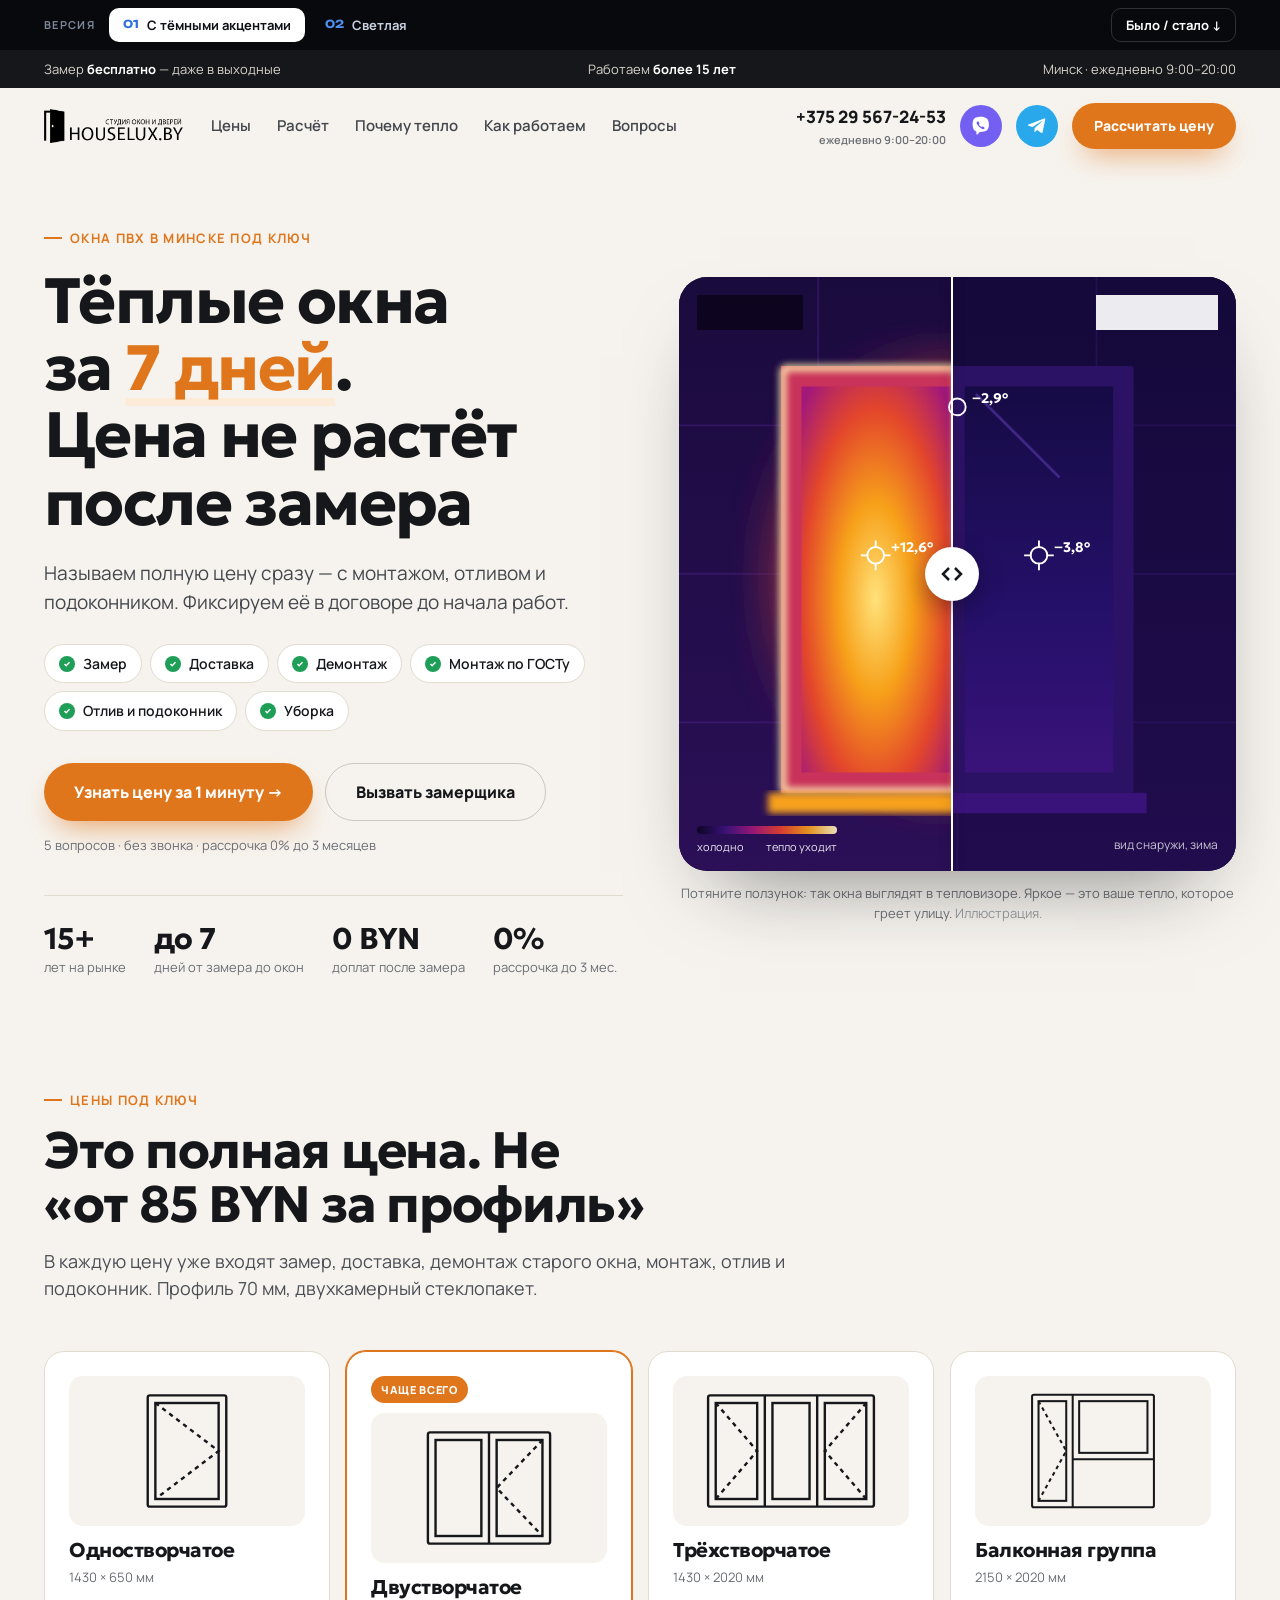
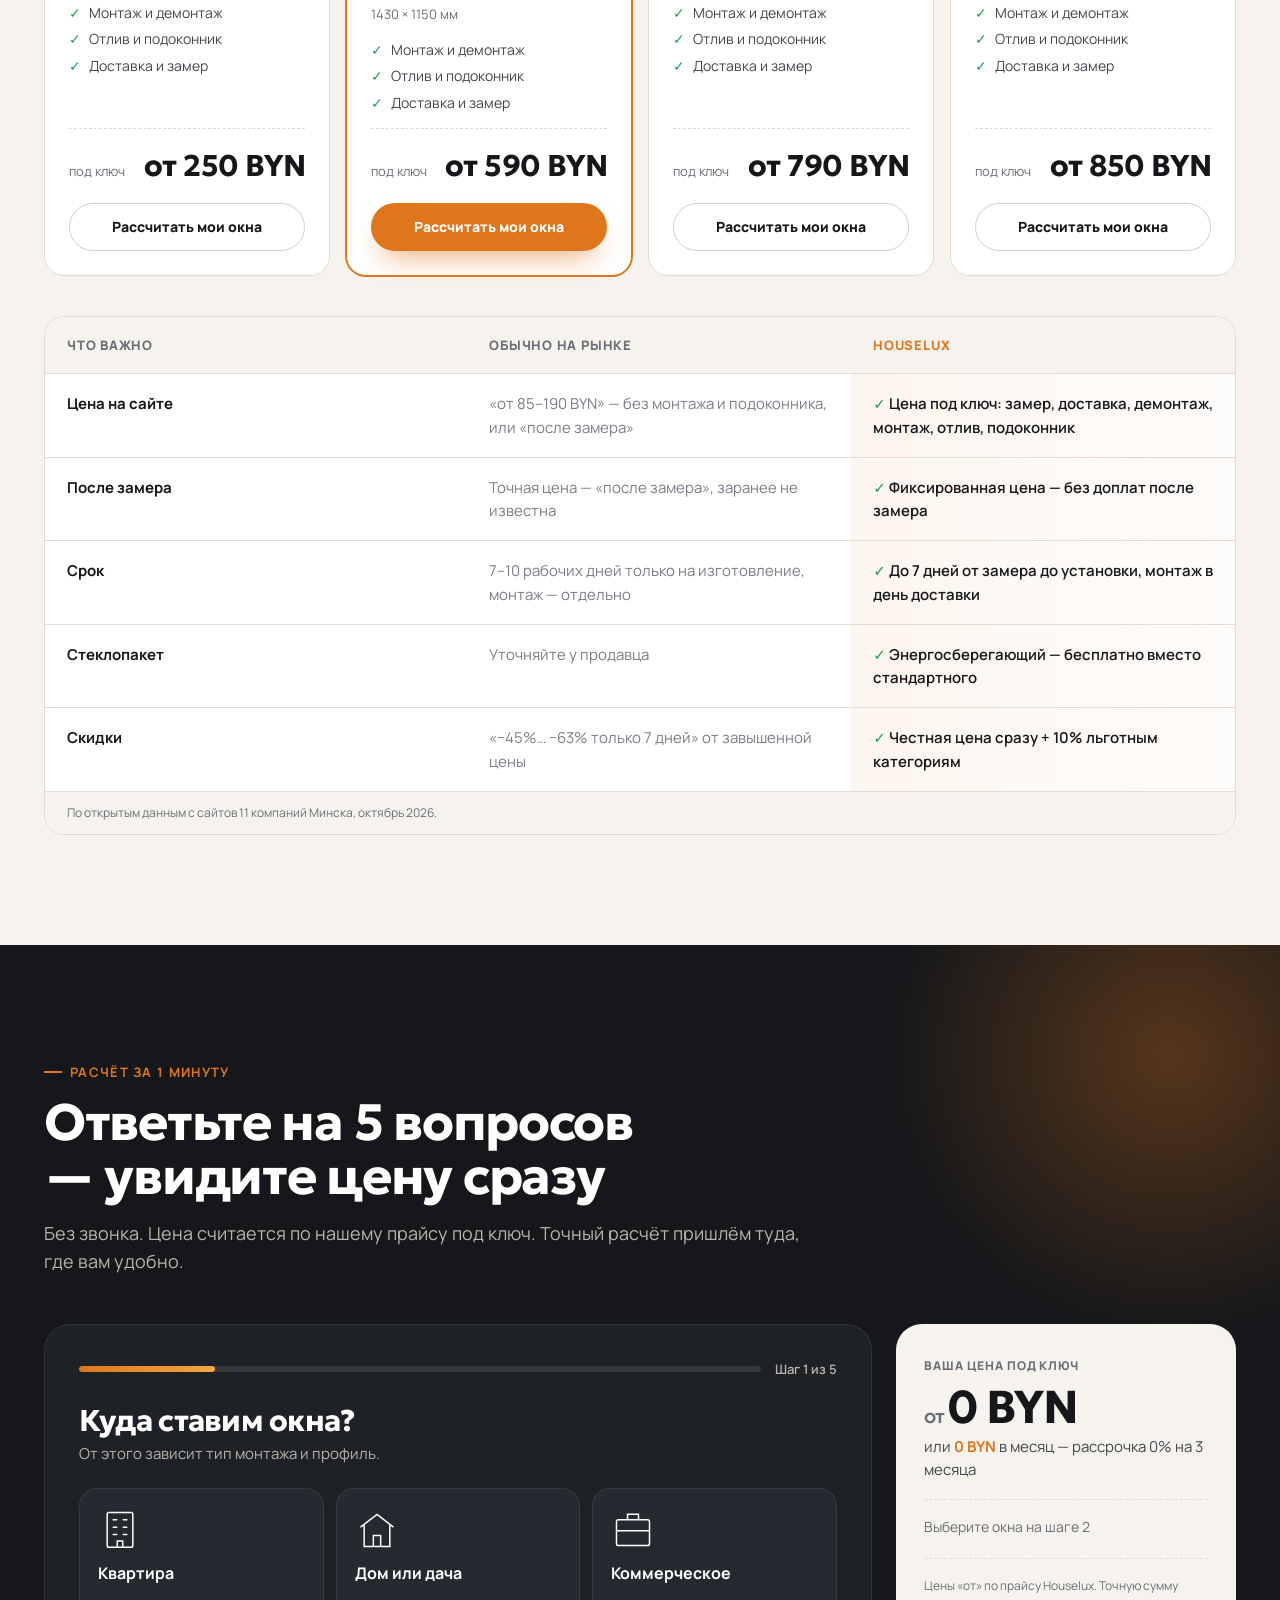
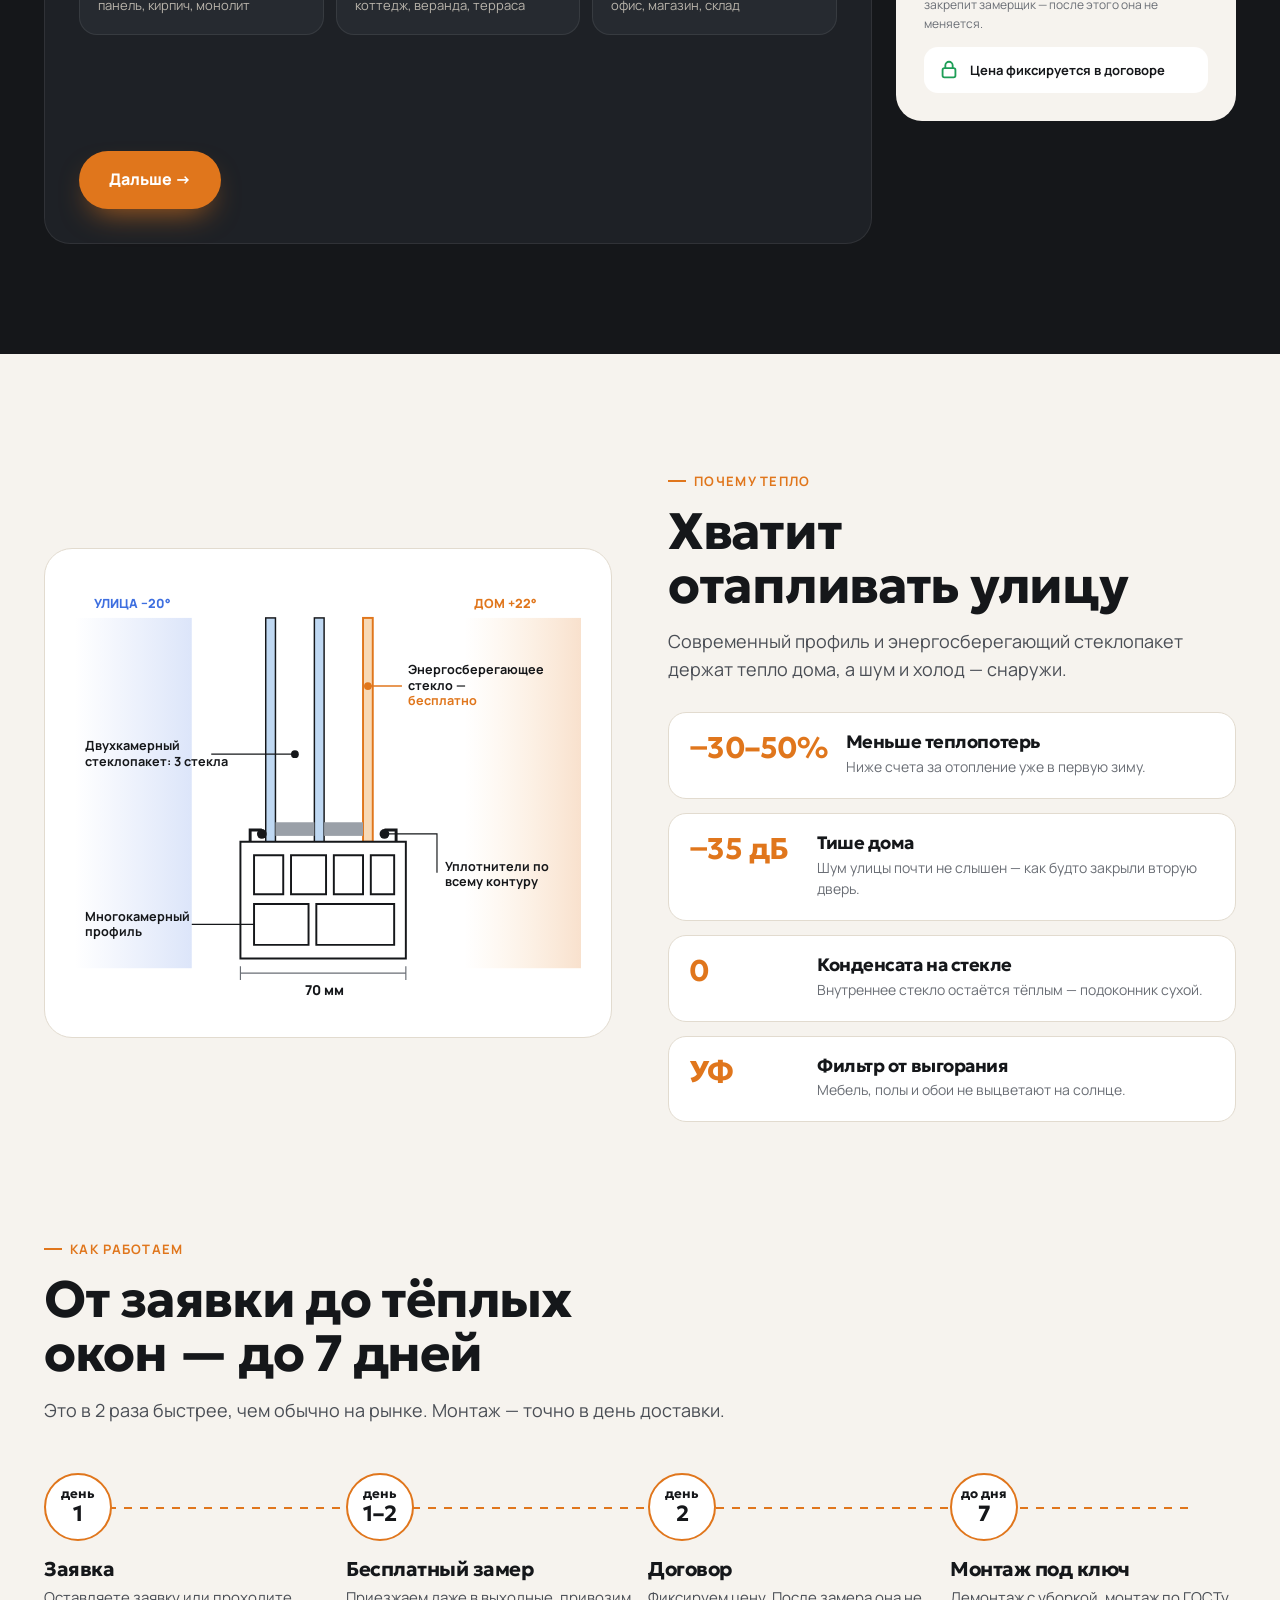
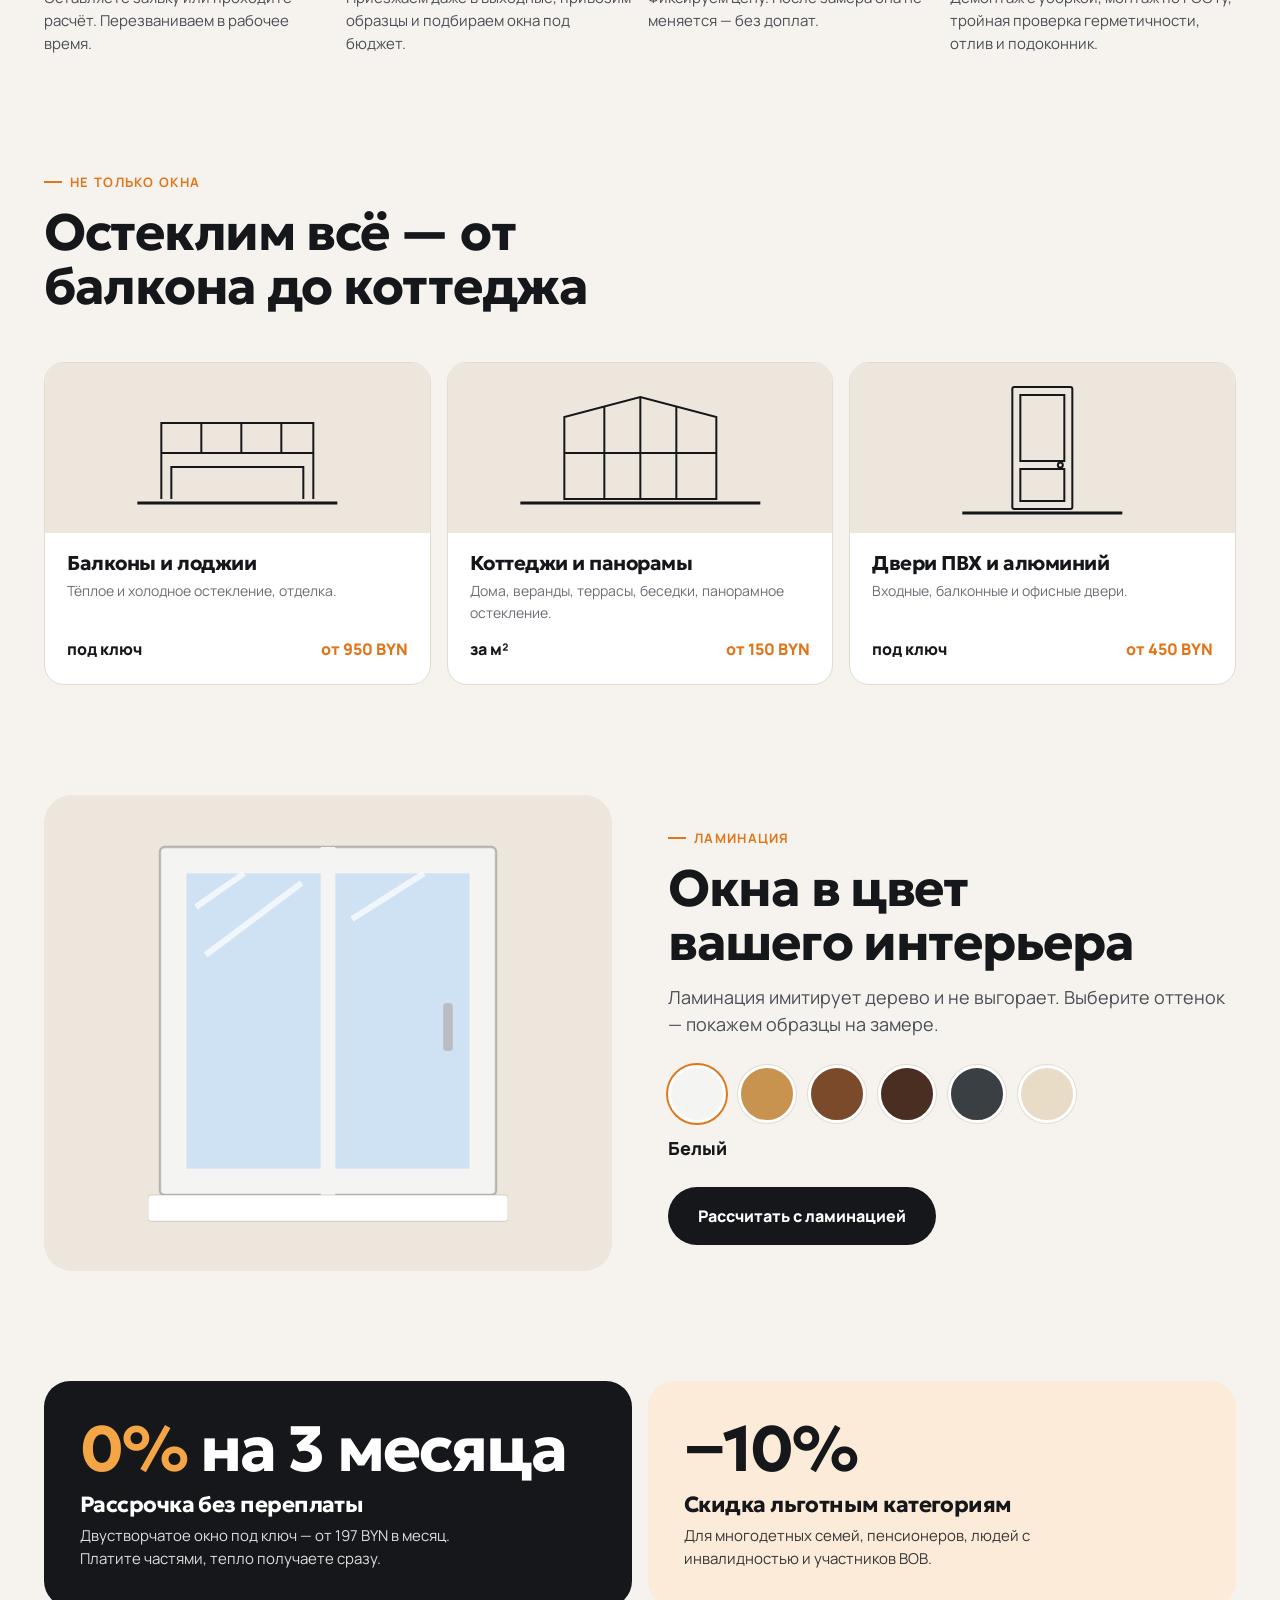
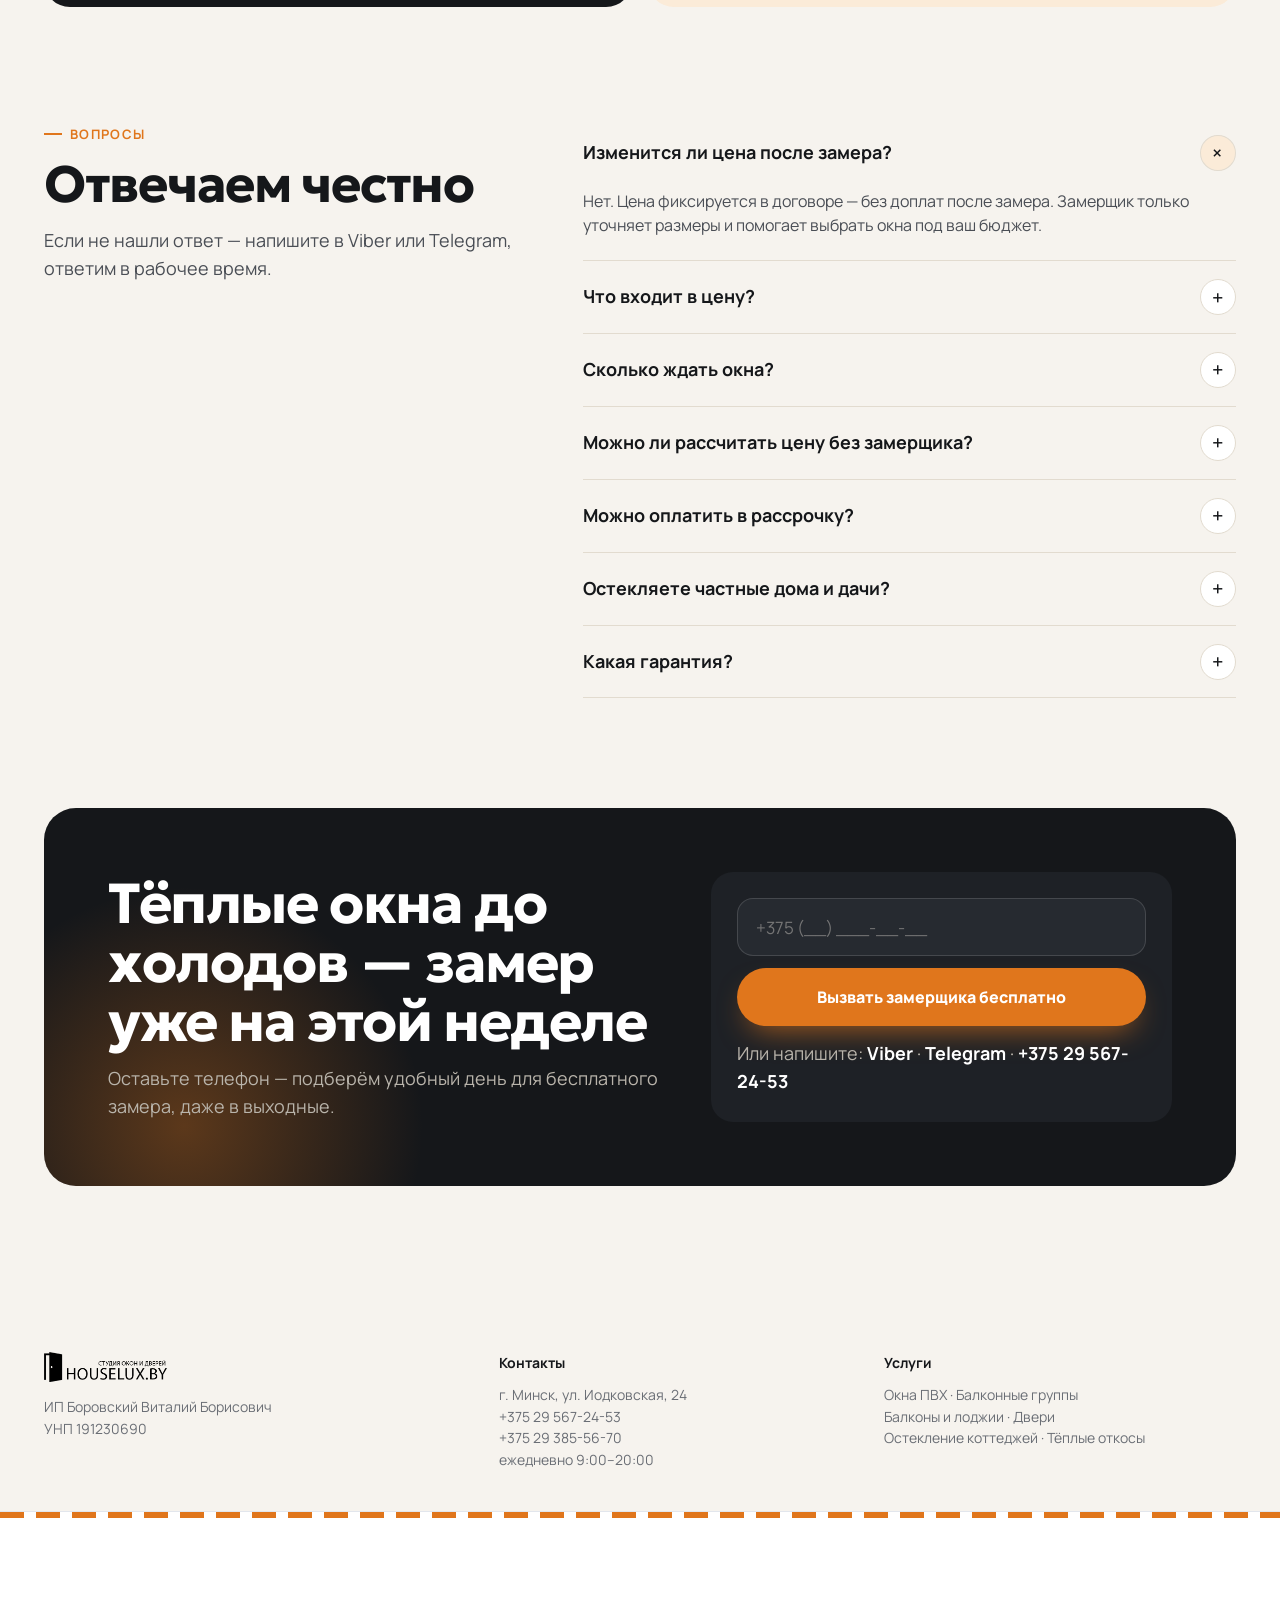
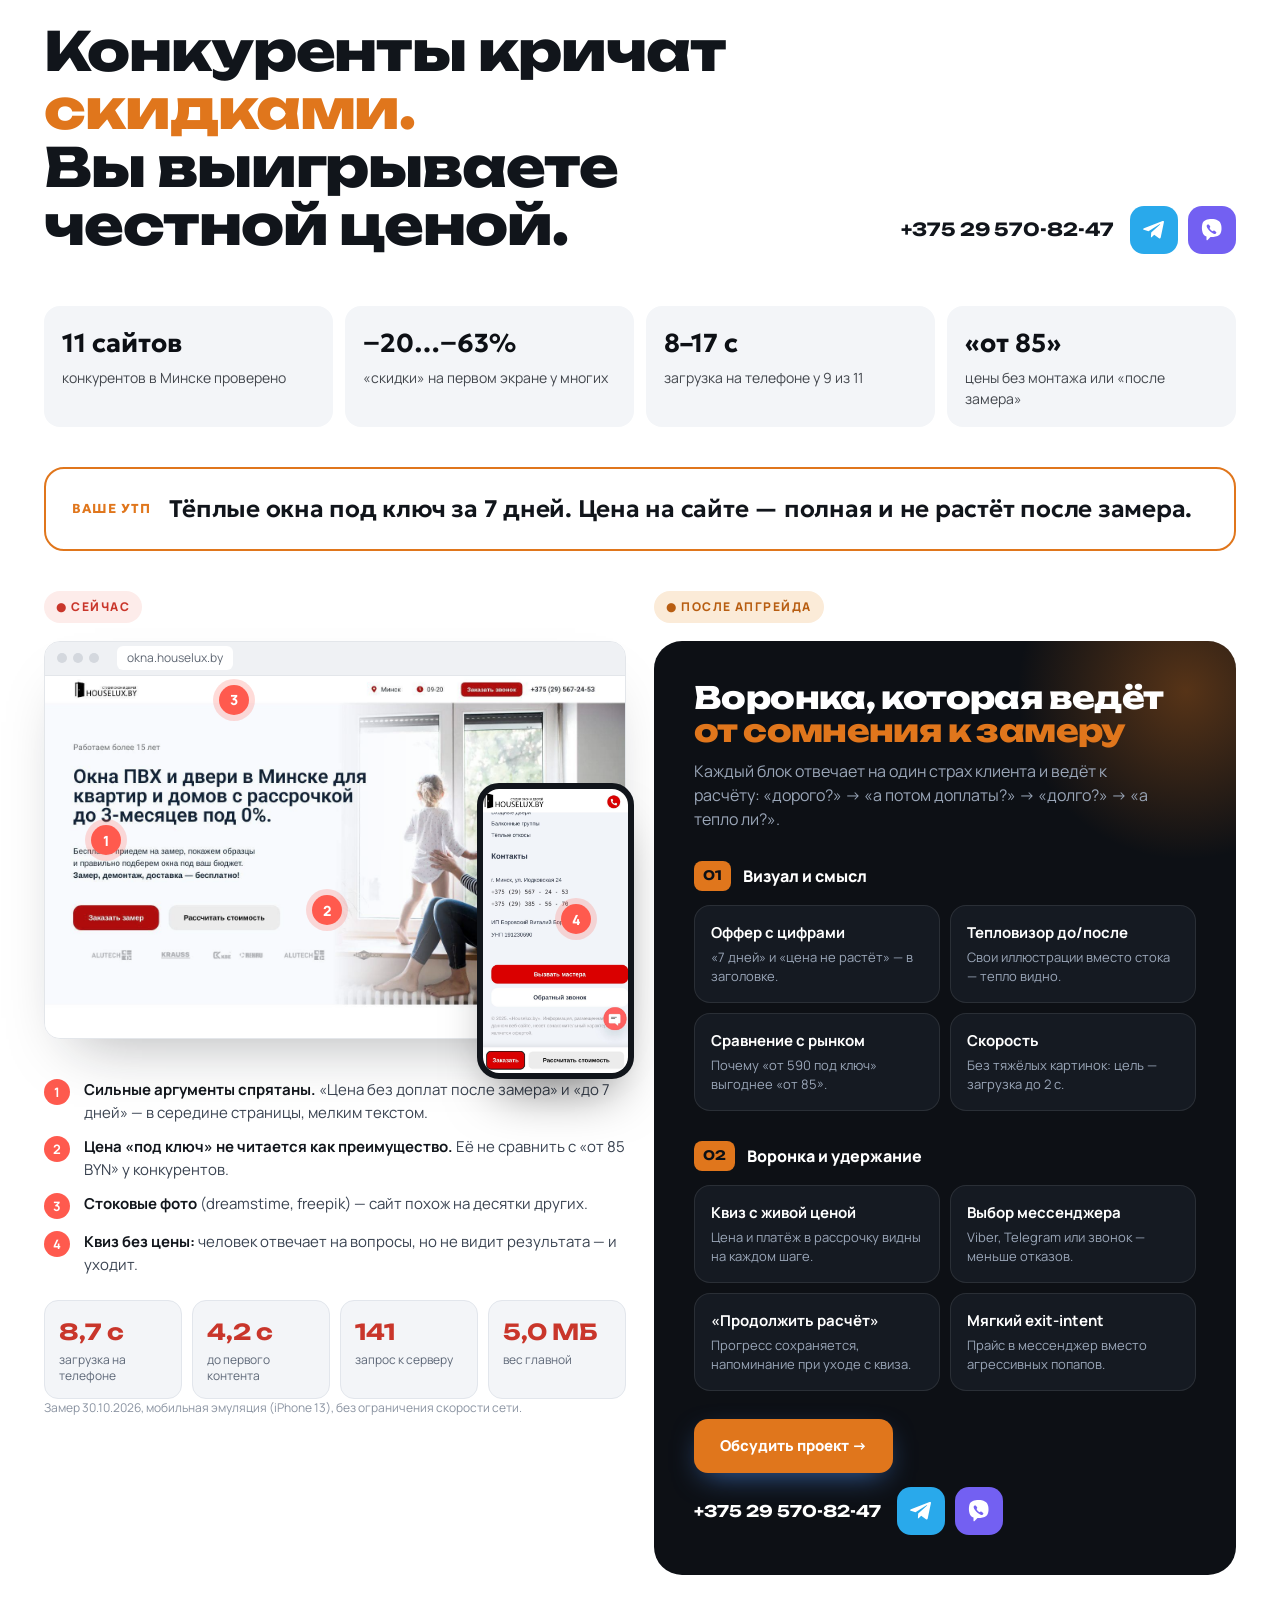
<file: index.html>
<!doctype html>
<html lang="ru">
<head>
<meta charset="utf-8">
<meta name="viewport" content="width=device-width, initial-scale=1, viewport-fit=cover">
<title>Окна Houselux — концепт</title>
<meta name="robots" content="noindex">
<meta name="description" content="Тёплые окна ПВХ в Минске под ключ за 7 дней. Цена фиксируется и не растёт после замера.">
<link rel="preconnect" href="https://fonts.googleapis.com">
<link rel="preconnect" href="https://fonts.gstatic.com" crossorigin>
<link href="https://fonts.googleapis.com/css2?family=Geologica:wght@300;400;500;600;700;800&family=Manrope:wght@400;500;600;700;800&family=Unbounded:wght@500;700;800&display=swap" rel="stylesheet">
<link rel="stylesheet" href="kp.css">
<style>
/* Концепт «Тёплый дом»: светлая бумага, графит и янтарный цвет тепла.
   Одна главная мысль на всей странице: цена под ключ видна сразу и не растёт после замера. */
:root{
  --paper:#F6F3EE;
  --paper-2:#ECE6DC;
  --card:#FFFFFF;
  --ink:#15171A;
  --ink-2:#23262B;
  --muted:#6A6E75;
  --line:#E2DBCF;
  --warm:#E0761C;
  --warm-2:#F4A646;
  --warm-soft:#FBEBD8;
  --cold:#3E6FE0;
  --ok:#1E9E57;
  --r:20px;
  --font-d:"Geologica",system-ui,sans-serif;
  --font:"Manrope",system-ui,-apple-system,"Segoe UI",sans-serif;
  color-scheme:light;
}
*{box-sizing:border-box;margin:0;padding:0}
html{scroll-behavior:smooth}
body{font-family:var(--font);background:var(--paper);color:var(--ink);-webkit-font-smoothing:antialiased;line-height:1.55;overflow-x:hidden}
img,svg{max-width:100%;display:block}
a{color:inherit;text-decoration:none}
button,input,select{font:inherit;color:inherit}
.wrap{max-width:1240px;margin:0 auto;padding-left:max(24px,env(safe-area-inset-left,0px));padding-right:max(24px,env(safe-area-inset-right,0px))}
h1,h2,h3{font-family:var(--font-d);font-weight:700;letter-spacing:-.025em;line-height:1.05;text-wrap:balance}
.eyebrow{display:inline-flex;align-items:center;gap:8px;font-size:13px;font-weight:700;letter-spacing:.1em;text-transform:uppercase;color:var(--warm)}
.eyebrow::before{content:"";width:18px;height:2px;background:currentColor}
.btn{display:inline-flex;align-items:center;justify-content:center;gap:10px;height:58px;padding:0 30px;border-radius:999px;border:0;cursor:pointer;font-weight:800;font-size:16px;transition:transform .2s,box-shadow .2s,background .2s;white-space:nowrap}
.btn-warm{background:var(--warm);color:#fff;box-shadow:0 14px 30px -12px rgba(224,118,28,.75)}
.btn-warm:hover{transform:translateY(-2px);box-shadow:0 20px 36px -12px rgba(224,118,28,.85)}
.btn-ink{background:var(--ink);color:#fff}
.btn-ink:hover{background:#000}
.btn-line{background:transparent;border:1.5px solid rgba(21,23,26,.2);color:var(--ink)}
.btn-line:hover{border-color:var(--ink)}
.btn:focus-visible,.opt:focus-visible,.sw:focus-visible,summary:focus-visible,.step-btn:focus-visible{outline:3px solid rgba(224,118,28,.45);outline-offset:3px}
.reveal{transition:transform .9s cubic-bezier(.2,.7,.2,1),opacity .9s}
.reveal.pre{transform:translateY(26px);opacity:.001}
@media (prefers-reduced-motion:reduce){.reveal,.reveal.pre{transform:none;opacity:1;transition:none}html{scroll-behavior:auto}}

/* верхняя строка доверия */
.topline{background:var(--ink);color:#D9D4CB;font-size:13px}
.topline .wrap{display:flex;justify-content:space-between;gap:16px;height:38px;align-items:center}
.topline b{color:#fff}
.topline span{white-space:nowrap}

/* header */
body::before{content:"";position:fixed;inset:0 0 auto;height:env(safe-area-inset-top,0px);z-index:10;background:var(--paper)}
.hdr{position:sticky;top:env(safe-area-inset-top,0px);z-index:50;background:rgba(246,243,238,.86);backdrop-filter:blur(16px) saturate(1.4);-webkit-backdrop-filter:blur(16px) saturate(1.4);border-bottom:1px solid transparent;transition:border-color .3s}
.hdr.scrolled{border-color:var(--line)}
.hdr .wrap{display:flex;align-items:center;gap:28px;height:76px}
.logo img{height:34px;width:auto}
.nav{display:flex;gap:26px;font-weight:600;font-size:15px;color:#43474D}
.nav a:hover{color:var(--ink)}
.hdr-r{margin-left:auto;display:flex;align-items:center;gap:14px}
.hdr-phone{font-weight:800;font-size:17px;white-space:nowrap}
.hdr-phone small{display:block;font-size:11px;font-weight:600;color:var(--muted);text-align:right}
.msg{width:42px;height:42px;border-radius:50%;display:grid;place-items:center;transition:transform .2s}
.msg:hover{transform:translateY(-2px)}
.msg svg{width:20px;height:20px;fill:#fff}
.msg.vb{background:#7360F2}.msg.tg{background:#29A9EB}
.hdr .btn{height:46px;padding:0 22px;font-size:14px}

/* hero */
.hero{padding:56px 0 64px;position:relative}
.hero .wrap{display:grid;grid-template-columns:1.02fr .98fr;gap:56px;align-items:center}
.hero h1{font-size:clamp(40px,5vw,70px);margin:20px 0 22px}
.hero h1 em{font-style:normal;color:var(--warm);position:relative;white-space:nowrap}
.hero h1 em::after{content:"";position:absolute;left:0;right:0;bottom:.04em;height:.12em;background:var(--warm-soft);z-index:-1}
.hero .lead{font-size:19px;color:#43474D;max-width:540px}
.incl{display:flex;flex-wrap:wrap;gap:8px;margin:26px 0 32px;max-width:560px}
.incl span{display:inline-flex;align-items:center;gap:8px;padding:8px 14px;border-radius:999px;background:var(--card);border:1px solid var(--line);font-size:14px;font-weight:600}
.incl span::before{content:"";width:16px;height:16px;border-radius:50%;background:var(--ok) url("data:image/svg+xml,%3Csvg xmlns='http://www.w3.org/2000/svg' viewBox='0 0 24 24' fill='none' stroke='%23fff' stroke-width='3.5'%3E%3Cpath d='m6 12 4 4 8-8'/%3E%3C/svg%3E") center/10px no-repeat}
.hero-btns{display:flex;gap:12px;flex-wrap:wrap;align-items:center}
.hero-note{font-size:13px;color:var(--muted);margin-top:14px}
.facts{display:grid;grid-template-columns:repeat(4,auto);gap:28px;margin-top:40px;padding-top:28px;border-top:1px solid var(--line);justify-content:start}
.facts b{display:block;font-family:var(--font-d);font-size:30px;font-weight:700;letter-spacing:-.02em;line-height:1}
.facts span{font-size:13px;color:var(--muted)}

/* тепловизор до/после */
.thermo{position:relative;border-radius:28px;overflow:hidden;aspect-ratio:600/640;background:#120a2a;box-shadow:0 40px 80px -40px rgba(21,23,26,.55);user-select:none;touch-action:pan-y;max-width:100%}
.thermo svg{position:absolute;inset:0;width:100%;height:100%}
.thermo .after{clip-path:inset(0 0 0 var(--pos,50%))}
.thermo .handle{position:absolute;top:0;bottom:0;left:var(--pos,50%);width:0;z-index:3}
.thermo .handle::before{content:"";position:absolute;top:0;bottom:0;left:-1px;width:2px;background:#fff;box-shadow:0 0 12px rgba(0,0,0,.4)}
.thermo .knob{position:absolute;top:50%;left:0;transform:translate(-50%,-50%);width:54px;height:54px;border-radius:50%;background:#fff;display:grid;place-items:center;box-shadow:0 8px 24px rgba(0,0,0,.35);cursor:ew-resize;border:0}
.thermo .knob svg{position:static;width:24px;height:24px;stroke:var(--ink);fill:none;stroke-width:2.5}
.thermo .lbl{position:absolute;top:18px;z-index:2;padding:8px 12px;border-radius:999px;font-size:12px;font-weight:800;letter-spacing:.04em;background:rgba(0,0,0,.5);color:#fff;backdrop-filter:blur(6px)}
.thermo .lbl.l{left:18px}.thermo .lbl.r{right:18px;background:rgba(255,255,255,.92);color:var(--ink)}
.thermo .cap{position:absolute;left:18px;right:18px;bottom:16px;z-index:2;display:flex;justify-content:space-between;align-items:end;gap:12px;color:#fff;font-size:12px}
.thermo .scale{width:140px;height:8px;border-radius:4px;background:linear-gradient(90deg,#0b0420,#3a137a,#a3197a,#e8432a,#f8a21b,#fff6c2)}
.thermo .scale-w{display:grid;gap:4px;font-size:11px;opacity:.9}
.thermo .scale-w div{display:flex;justify-content:space-between}
.thermo-hint{font-size:13px;color:var(--muted);text-align:center;margin-top:12px}

/* секции */
section.s{padding:110px 0}
.s-head{max-width:760px;margin-bottom:48px}
.s-head h2{font-size:clamp(32px,4vw,54px);margin-top:14px}
.s-head p{font-size:18px;color:#4A4E55;margin-top:16px}
.center{text-align:center;margin-left:auto;margin-right:auto}

/* цены под ключ */
.prices{display:grid;grid-template-columns:repeat(4,1fr);gap:16px}
.pc{background:var(--card);border:1px solid var(--line);border-radius:var(--r);padding:24px;display:flex;flex-direction:column;gap:14px;transition:transform .3s,box-shadow .3s;min-width:0}
.pc:hover{transform:translateY(-6px);box-shadow:0 30px 60px -36px rgba(21,23,26,.45)}
.pc .draw{height:150px;display:grid;place-items:center;background:var(--paper);border-radius:14px}
.pc .draw svg{height:120px;width:auto}
.pc h3{font-size:20px}
.pc .size{font-size:13px;color:var(--muted);margin-top:-8px}
.pc ul{list-style:none;display:grid;gap:5px;font-size:14px;color:#43474D}
.pc li::before{content:"✓";color:var(--ok);font-weight:800;margin-right:8px}
.pc .pr{margin-top:auto;display:flex;align-items:baseline;justify-content:space-between;gap:8px;border-top:1px dashed var(--line);padding-top:14px}
.pc .pr b{font-family:var(--font-d);font-size:30px;font-weight:700;letter-spacing:-.02em}
.pc .pr small{font-size:13px;color:var(--muted)}
.pc .btn{height:48px;font-size:14px;width:100%}
.pc.hot{border-color:var(--warm);box-shadow:0 0 0 1px var(--warm)}
.pc .badge{align-self:flex-start;font-size:11px;font-weight:800;letter-spacing:.06em;text-transform:uppercase;background:var(--warm);color:#fff;padding:5px 10px;border-radius:999px;margin-bottom:-4px}

/* сравнение с рынком */
.compare{margin-top:40px;background:var(--card);border:1px solid var(--line);border-radius:var(--r);overflow:hidden}
.cmp-row{display:grid;grid-template-columns:1.1fr 1fr 1fr;border-bottom:1px solid var(--line)}
.cmp-row:last-child{border-bottom:0}
.cmp-row>div{padding:18px 22px;font-size:15px;min-width:0}
.cmp-row.h>div{font-weight:800;font-size:13px;letter-spacing:.06em;text-transform:uppercase;color:var(--muted);background:var(--paper)}
.cmp-row.h .us{color:var(--warm)}
.cmp-row .k{font-weight:700}
.cmp-row .them{color:#7A7E85}
.cmp-row .us{background:linear-gradient(90deg,rgba(224,118,28,.07),rgba(224,118,28,.02));font-weight:600}
.cmp-row .us::before{content:"✓ ";color:var(--ok);font-weight:800}
.cmp-row.h .us::before{content:""}
.cmp-note{font-size:12px;color:var(--muted);padding:12px 22px;background:var(--paper)}

/* квиз */
.quiz-sec{background:var(--ink);color:#fff;position:relative;overflow:hidden}
.quiz-sec::before{content:"";position:absolute;right:-200px;top:-200px;width:620px;height:620px;border-radius:50%;background:radial-gradient(circle,rgba(224,118,28,.32),transparent 65%)}
.quiz-sec .s-head p{color:#B9B4AB}
.quiz{position:relative;display:grid;grid-template-columns:1fr 340px;gap:24px;align-items:start}
.qbox{background:#1E2126;border:1px solid rgba(255,255,255,.08);border-radius:26px;padding:34px;min-height:520px;display:flex;flex-direction:column;min-width:0}
.qprog{display:flex;align-items:center;gap:14px;margin-bottom:26px}
.qbar{flex:1;height:6px;border-radius:3px;background:rgba(255,255,255,.1);overflow:hidden}
.qbar i{display:block;height:100%;width:20%;background:linear-gradient(90deg,var(--warm),var(--warm-2));border-radius:3px;transition:width .5s cubic-bezier(.2,.7,.2,1)}
.qprog span{font-size:13px;color:#B9B4AB;white-space:nowrap;font-weight:600}
.qstep{display:none;animation:qin .45s cubic-bezier(.2,.7,.2,1)}
.qstep.on{display:block}
@keyframes qin{from{opacity:0;transform:translateX(18px)}}
.qstep h3{font-size:clamp(22px,2.4vw,30px);margin-bottom:6px}
.qstep .hint{color:#B9B4AB;font-size:15px;margin-bottom:22px}
.opts{display:grid;grid-template-columns:repeat(3,1fr);gap:12px}
.opt{background:#262A30;border:1.5px solid rgba(255,255,255,.08);border-radius:18px;padding:18px;cursor:pointer;text-align:left;transition:border-color .2s,background .2s,transform .15s;display:flex;flex-direction:column;gap:10px;color:#fff;min-width:0}
.opt:hover{border-color:rgba(255,255,255,.3)}
.opt:active{transform:scale(.98)}
.opt.on{border-color:var(--warm);background:rgba(224,118,28,.12)}
.opt svg{width:44px;height:44px;stroke:#fff;fill:none;stroke-width:1.6}
.opt b{font-size:16px}
.opt small{color:#B9B4AB;font-size:13px}
.items{display:grid;gap:10px}
.it{display:grid;grid-template-columns:52px 1fr auto;gap:16px;align-items:center;background:#262A30;border:1.5px solid rgba(255,255,255,.08);border-radius:16px;padding:12px 14px;transition:border-color .2s;min-width:0}
.it.on{border-color:var(--warm)}
.it svg{width:44px;height:44px;stroke:#fff;fill:none;stroke-width:1.5}
.it b{display:block;font-size:15px}
.it small{color:#B9B4AB;font-size:13px}
.cnt{display:flex;align-items:center;gap:6px}
.cnt button{width:36px;height:36px;border-radius:50%;border:1.5px solid rgba(255,255,255,.2);background:transparent;color:#fff;font-size:18px;cursor:pointer;line-height:1}
.cnt button:hover{border-color:#fff}
.cnt output{min-width:30px;text-align:center;font-weight:800;font-size:17px}
.qfoot{margin-top:auto;padding-top:26px;display:flex;justify-content:space-between;align-items:center;gap:12px}
.back{background:none;border:0;color:#B9B4AB;font-weight:700;cursor:pointer;font-size:15px}
.back:hover{color:#fff}
.back[hidden]{display:none}
.qmini{display:none;font-weight:700;color:#B9B4AB;font-size:14px;margin-left:auto}
.qmini b{color:#fff;font-family:var(--font-d);font-size:20px}
.gift{display:flex;gap:14px;align-items:center;background:linear-gradient(90deg,rgba(224,118,28,.18),rgba(224,118,28,.05));border:1px solid rgba(224,118,28,.4);border-radius:16px;padding:14px 16px;margin-top:14px;font-size:14px}
.gift svg{width:34px;height:34px;flex:none;stroke:var(--warm-2);fill:none;stroke-width:1.8}
.toggle{display:flex;gap:14px;align-items:center;background:#262A30;border:1.5px solid rgba(255,255,255,.08);border-radius:16px;padding:14px 16px;cursor:pointer;margin-top:10px}
.toggle input{appearance:none;width:44px;height:26px;border-radius:13px;background:rgba(255,255,255,.18);position:relative;flex:none;cursor:pointer;transition:background .2s}
.toggle input::after{content:"";position:absolute;left:3px;top:3px;width:20px;height:20px;border-radius:50%;background:#fff;transition:transform .2s}
.toggle input:checked{background:var(--warm)}
.toggle input:checked::after{transform:translateX(18px)}
.toggle b{display:block;font-size:15px}
.toggle small{color:#B9B4AB;font-size:13px}
.field{width:100%;height:58px;border-radius:16px;border:1.5px solid rgba(255,255,255,.14);background:#262A30;padding:0 18px;font-size:17px;color:#fff;outline:none;margin-top:10px}
.field:focus{border-color:var(--warm)}
.ch{display:grid;grid-template-columns:repeat(3,1fr);gap:10px;margin-top:6px}
.ch .opt{padding:14px;align-items:center;text-align:center;flex-direction:row;justify-content:center;gap:8px}
.ch .opt svg{width:22px;height:22px;fill:#fff;stroke:none}
.agree{font-size:12px;color:#8E8A83;margin-top:12px}
.done{text-align:center;padding:30px 0}
.done .ok{width:72px;height:72px;border-radius:50%;background:var(--ok);display:grid;place-items:center;margin:0 auto 20px}
.done .ok svg{width:36px;height:36px;stroke:#fff;fill:none;stroke-width:3}
.next-steps{list-style:none;display:grid;gap:10px;max-width:420px;margin:24px auto 0;text-align:left;counter-reset:n}
.next-steps li{display:flex;gap:12px;align-items:flex-start;color:#D9D4CB;font-size:15px}
.next-steps li::before{counter-increment:n;content:counter(n);width:26px;height:26px;border-radius:50%;background:rgba(255,255,255,.1);display:grid;place-items:center;font-size:13px;font-weight:800;flex:none}
/* живая цена */
.live{position:sticky;top:100px;background:var(--paper);color:var(--ink);border-radius:26px;padding:28px}
.live small{font-size:12px;font-weight:800;letter-spacing:.08em;text-transform:uppercase;color:var(--muted)}
.live .sum{font-family:var(--font-d);font-size:46px;font-weight:700;letter-spacing:-.03em;line-height:1.05;margin:6px 0 4px}
.live .sum span{font-size:20px;color:var(--muted);font-weight:500;margin-right:4px}
.live .inst{font-size:15px;color:#43474D}
.live .inst b{color:var(--warm)}
.live ul{list-style:none;margin:18px 0;padding:16px 0;border-block:1px dashed var(--line);display:grid;gap:7px;font-size:14px;min-height:60px}
.live li{display:flex;justify-content:space-between;gap:10px}
.live li span:last-child{font-weight:700;white-space:nowrap}
.live li.free span:last-child{color:var(--ok)}
.live .empty{color:var(--muted)}
.live .fine{font-size:12px;color:var(--muted)}
.live .lock{display:flex;gap:10px;align-items:center;font-size:13px;font-weight:700;margin-top:14px;padding:12px 14px;border-radius:14px;background:#fff}
.live .lock svg{width:22px;height:22px;stroke:var(--ok);fill:none;stroke-width:2;flex:none}

/* тепло: разрез профиля */
.warm-grid{display:grid;grid-template-columns:1fr 1fr;gap:56px;align-items:center}
.profile{background:var(--card);border:1px solid var(--line);border-radius:28px;padding:30px;position:relative}
.profile svg{width:100%;height:auto}
.benefits{display:grid;gap:14px}
.bn{display:grid;grid-template-columns:auto 1fr;gap:18px;align-items:start;padding:20px;border-radius:18px;background:var(--card);border:1px solid var(--line)}
.bn b{font-family:var(--font-d);font-size:30px;font-weight:700;color:var(--warm);letter-spacing:-.02em;line-height:1;min-width:110px}
.bn h3{font-size:18px;margin-bottom:4px}
.bn p{font-size:14px;color:var(--muted)}

/* процесс 7 дней */
.days{position:relative;display:grid;grid-template-columns:repeat(4,1fr);gap:16px}
.days::before{content:"";position:absolute;left:4%;right:4%;top:34px;height:2px;background:repeating-linear-gradient(90deg,var(--warm) 0 8px,transparent 8px 16px)}
.day{position:relative;text-align:left}
.day .dn{width:68px;height:68px;border-radius:50%;background:var(--card);border:2px solid var(--warm);display:grid;place-items:center;font-family:var(--font-d);font-weight:700;font-size:13px;text-align:center;line-height:1.1;margin-bottom:18px;position:relative;z-index:1}
.day .dn b{display:block;font-size:22px}
.day h3{font-size:20px;margin-bottom:6px}
.day p{font-size:15px;color:#4A4E55}

/* направления */
.dirs{display:grid;grid-template-columns:repeat(3,1fr);gap:16px}
.dir{position:relative;border-radius:var(--r);overflow:hidden;background:var(--card);border:1px solid var(--line);display:flex;flex-direction:column;transition:transform .3s,box-shadow .3s;min-width:0}
.dir:hover{transform:translateY(-6px);box-shadow:0 30px 60px -36px rgba(21,23,26,.45)}
.dir .art{height:170px;background:var(--paper-2);display:grid;place-items:center;overflow:hidden}
.dir .art svg{width:100%;height:100%}
.dir .bd{padding:20px 22px 22px;display:flex;flex-direction:column;gap:6px;flex:1}
.dir h3{font-size:20px}
.dir p{font-size:14px;color:var(--muted);flex:1}
.dir .from{font-weight:800;margin-top:8px;display:flex;justify-content:space-between;align-items:center}
.dir .from span{color:var(--warm)}

/* цвета */
.colors{display:grid;grid-template-columns:1fr 1fr;gap:56px;align-items:center}
.cwin{background:var(--paper-2);border-radius:28px;padding:40px;display:grid;place-items:center;transition:background .5s}
.cwin svg{width:min(360px,100%);height:auto}
.cwin .fr{transition:fill .5s}
.sws{display:flex;flex-wrap:wrap;gap:12px;margin:26px 0 12px}
.sw{width:58px;height:58px;border-radius:50%;border:3px solid #fff;box-shadow:0 0 0 1px var(--line);cursor:pointer;transition:transform .2s,box-shadow .2s}
.sw:hover{transform:scale(1.08)}
.sw.on{box-shadow:0 0 0 2px var(--warm)}
.swname{font-weight:800;font-size:18px}

/* оплата */
.pay{display:grid;grid-template-columns:1fr 1fr;gap:16px}
.pay>div{border-radius:26px;padding:36px;min-width:0}
.pay .p1{background:var(--ink);color:#fff}
.pay .p2{background:var(--warm-soft)}
.pay b{font-family:var(--font-d);font-size:clamp(44px,5vw,68px);font-weight:700;letter-spacing:-.03em;line-height:1;display:block}
.pay h3{font-size:22px;margin:12px 0 8px}
.pay p{font-size:15px;opacity:.85;max-width:420px}
.pay .p1 b span{color:var(--warm-2)}

/* FAQ */
.faq-wrap{display:grid;grid-template-columns:.85fr 1.15fr;gap:56px;align-items:start}
.faq details{border-bottom:1px solid var(--line)}
.faq summary{list-style:none;cursor:pointer;padding:22px 48px 22px 0;font-weight:700;font-size:18px;position:relative}
.faq summary::-webkit-details-marker{display:none}
.faq summary::after{content:"+";position:absolute;right:0;top:50%;transform:translateY(-50%);width:34px;height:34px;border-radius:50%;background:var(--card);border:1px solid var(--line);display:grid;place-items:center;font-size:20px;font-weight:500;transition:transform .25s,background .25s}
.faq details[open] summary::after{transform:translateY(-50%) rotate(45deg);background:var(--warm-soft)}
.faq details p{color:#4A4E55;padding:0 0 22px;max-width:640px}

/* финальный призыв */
.final{background:var(--ink);color:#fff;border-radius:32px;padding:64px;display:grid;grid-template-columns:1.1fr .9fr;gap:40px;align-items:center;position:relative;overflow:hidden}
.final::after{content:"";position:absolute;left:-120px;bottom:-200px;width:520px;height:520px;border-radius:50%;background:radial-gradient(circle,rgba(224,118,28,.35),transparent 65%)}
.final h2{font-size:clamp(34px,4.4vw,60px);position:relative;z-index:1}
.final p{color:#B9B4AB;font-size:18px;margin-top:14px;position:relative;z-index:1}
.final form{position:relative;z-index:1;background:#1E2126;border-radius:22px;padding:26px}
.final .field{margin-top:0}
.final .btn{width:100%;margin-top:12px}

.ftr{padding:56px 0 40px;font-size:14px;color:var(--muted)}
.ftr .wrap{display:grid;grid-template-columns:1.2fr 1fr 1fr;gap:32px}
.ftr img{height:30px;width:auto;margin-bottom:14px}
.ftr h4{color:var(--ink);font-size:14px;margin-bottom:10px}
.ftr a:hover{color:var(--ink)}

/* удержание */
.resume{position:fixed;left:50%;bottom:24px;transform:translate(-50%,160%);z-index:70;display:flex;align-items:center;gap:14px;background:var(--ink);color:#fff;padding:10px 10px 10px 20px;border-radius:999px;box-shadow:0 20px 40px -10px rgba(0,0,0,.5);transition:transform .45s cubic-bezier(.2,.8,.2,1);visibility:hidden;max-width:calc(100% - 32px)}
.resume.show{transform:translate(-50%,0);visibility:visible}
.resume span{font-size:14px;font-weight:600}
.resume b{color:var(--warm-2)}
.resume .btn{height:42px;padding:0 18px;font-size:14px}
.modal{position:fixed;inset:0;z-index:100;display:grid;place-items:center;padding:16px;background:rgba(21,23,26,.55);backdrop-filter:blur(6px);opacity:0;visibility:hidden;transition:opacity .3s}
.modal.show{opacity:1;visibility:visible}
.mbox{background:var(--paper);border-radius:28px;max-width:520px;width:100%;padding:36px;position:relative;transform:translateY(16px);transition:transform .35s}
.modal.show .mbox{transform:none}
.mbox h3{font-size:28px;margin:10px 0 10px}
.mbox p{color:#4A4E55}
.mbox .x{position:absolute;right:16px;top:16px;width:40px;height:40px;border-radius:50%;border:0;background:var(--card);cursor:pointer;font-size:22px}
.mbox .row{display:grid;grid-template-columns:1fr 1fr;gap:10px;margin-top:22px}
.mbox .row .btn{width:100%}
.toast{visibility:hidden;position:fixed;left:50%;bottom:28px;transform:translate(-50%,160%);background:var(--ink);color:#fff;padding:16px 22px;border-radius:16px;font-size:14px;font-weight:600;z-index:110;transition:transform .45s cubic-bezier(.2,.8,.2,1);max-width:calc(100% - 32px)}
.toast.show{visibility:visible;transform:translate(-50%,0)}
.mbar{display:none}


/* ===== Светлая версия: те же блоки без тёмных плашек ===== */
.theme-light .topline{background:var(--paper-2);color:#4A4E55}
.theme-light .topline b{color:var(--ink)}
.theme-light .quiz-sec{background:#FBF8F3;color:var(--ink);border-block:1px solid var(--line)}
.theme-light .quiz-sec::before{background:radial-gradient(circle,rgba(224,118,28,.16),transparent 65%)}
.theme-light .quiz-sec .s-head p,.theme-light .qprog span,.theme-light .qstep .hint,.theme-light .opt small,.theme-light .it small,.theme-light .toggle small,.theme-light .back,.theme-light .qmini{color:var(--muted)}
.theme-light .qbox{background:#fff;border-color:var(--line);box-shadow:0 30px 60px -40px rgba(21,23,26,.35)}
.theme-light .qbar{background:var(--paper-2)}
.theme-light .opt,.theme-light .it,.theme-light .toggle{background:var(--paper);border-color:var(--line);color:var(--ink)}
.theme-light .opt:hover{border-color:rgba(21,23,26,.3)}
.theme-light .opt.on{background:var(--warm-soft);border-color:var(--warm)}
.theme-light .opt svg,.theme-light .it svg{stroke:var(--ink)}
.theme-light .ch .opt svg{fill:var(--ink)}
.theme-light .cnt button{border-color:rgba(21,23,26,.2);color:var(--ink)}
.theme-light .cnt button:hover{border-color:var(--ink)}
.theme-light .toggle input{background:rgba(21,23,26,.15)}
.theme-light .toggle input:checked{background:var(--warm)}
.theme-light .field{background:var(--paper);border-color:var(--line);color:var(--ink)}
.theme-light .gift{color:var(--ink)}
.theme-light .back:hover{color:var(--ink)}
.theme-light .qmini b{color:var(--ink)}
.theme-light .agree{color:var(--muted)}
.theme-light .next-steps li{color:#43474D}
.theme-light .next-steps li::before{background:var(--paper-2)}
.theme-light .live{background:var(--warm-soft)}
.theme-light .pay .p1{background:#fff;color:var(--ink);border:1px solid var(--line)}
.theme-light .pay .p1 b span{color:var(--warm)}
.theme-light .final{background:var(--warm-soft);color:var(--ink)}
.theme-light .final::after{background:radial-gradient(circle,rgba(224,118,28,.22),transparent 65%)}
.theme-light .final p{color:#4A4E55}
.theme-light .final form{background:#fff;box-shadow:0 30px 60px -40px rgba(21,23,26,.35)}
.theme-light .final .field{background:var(--paper)}
.theme-light .final .agree a{color:var(--ink)!important}

/* KP в фирменном тёплом цвете */
.kp{--accent:#E0761C;--accent-2:#B85E12}
.kp .will-card::after{background:radial-gradient(circle,rgba(224,118,28,.35),transparent 70%)}
.kp .col-lbl.will{background:var(--warm-soft);color:#B85E12}
.market{display:grid;grid-template-columns:repeat(4,1fr);gap:12px;margin:0 0 40px}
.market div{background:var(--paper);border-radius:16px;padding:18px;font-size:14px;color:#43474D}
.market b{display:block;font-family:var(--font-d);font-size:26px;color:var(--ink);margin-bottom:4px}
.usp-box{border:2px solid var(--warm);border-radius:20px;padding:22px 26px;margin-bottom:40px;display:flex;gap:18px;align-items:center;background:#fff}
.usp-box b{font-family:var(--font-d);font-size:13px;letter-spacing:.08em;text-transform:uppercase;color:var(--warm);white-space:nowrap}
.usp-box p{font-family:var(--font-d);font-size:clamp(18px,2vw,24px);font-weight:600;letter-spacing:-.01em}

@media (max-width:1080px){
  .nav,.hdr-phone small{display:none}
  .hero .wrap,.warm-grid,.colors,.faq-wrap,.final{grid-template-columns:1fr}
  .thermo{max-width:560px;margin:0 auto}
  .prices{grid-template-columns:1fr 1fr}
  .quiz{grid-template-columns:1fr}
  .live{position:relative;top:0}
  .dirs{grid-template-columns:1fr 1fr}
  .days{grid-template-columns:1fr 1fr;row-gap:36px}
  .days::before{display:none}
  .market{grid-template-columns:1fr 1fr}
}
@media (max-width:720px){
  .wrap{padding-left:max(16px,env(safe-area-inset-left,0px));padding-right:max(16px,env(safe-area-inset-right,0px))}
  .topline .wrap{justify-content:center}
  .topline span:not(:first-child){display:none}
  .hdr .wrap{height:62px;gap:10px}
  .logo img{height:26px}
  .hdr-phone,.hdr .btn{display:none}
  .hero{padding:30px 0 40px}
  .hero .wrap{gap:36px}
  .hero .lead{font-size:17px}
  .hero-btns .btn{width:100%}
  .facts{grid-template-columns:1fr 1fr;gap:20px}
  section.s{padding:72px 0}
  .s-head{margin-bottom:32px}
  .s-head p{font-size:16px}
  .prices{grid-template-columns:1fr}
  .cmp-row{grid-template-columns:1fr}
  .cmp-row.h{display:none}
  .cmp-row>div{padding:10px 18px}
  .cmp-row .k{padding-top:16px;background:var(--paper)}
  .cmp-row .them::before{content:"Обычно: ";font-weight:700}
  .qbox{padding:20px;min-height:0;border-radius:20px}
  .opts{grid-template-columns:1fr 1fr}
  .opts .opt:last-child:nth-child(odd){grid-column:1/-1}
  .it{grid-template-columns:40px 1fr;row-gap:10px}
  .it svg{width:36px;height:36px}
  .it .cnt{grid-column:1/-1;justify-content:flex-end}
  .ch{grid-template-columns:1fr}
  .qmini{display:block}
  .qfoot .btn{padding:0 22px}
  .dirs{grid-template-columns:1fr}
  .days{grid-template-columns:1fr}
  .bn{grid-template-columns:1fr;gap:8px}
  .pay{grid-template-columns:1fr}
  .pay>div{padding:26px}
  .final{padding:30px 22px;border-radius:24px}
  .ftr .wrap{grid-template-columns:1fr}
  .ftr{padding-bottom:110px}
  .usp-box{flex-direction:column;align-items:flex-start}
  .resume{bottom:84px}
  .mbar{display:grid;grid-template-columns:52px 52px 1fr;gap:8px;position:fixed;left:0;right:0;bottom:0;z-index:60;padding:10px max(12px,env(safe-area-inset-right,0px)) calc(10px + env(safe-area-inset-bottom,0px)) max(12px,env(safe-area-inset-left,0px));background:rgba(246,243,238,.94);backdrop-filter:blur(14px);-webkit-backdrop-filter:blur(14px);border-top:1px solid var(--line)}
  .mbar a{height:52px;border-radius:16px;display:grid;place-items:center}
  .mbar a svg{width:22px;height:22px;fill:#fff}
  .mbar .call{background:var(--ink)}
  .mbar .vb{background:#7360F2}
  .mbar .btn{height:52px;border-radius:16px;font-size:15px}
}
</style>
</head>
<body>

<!-- SVG-символы: схемы окон в стиле архитектурного чертежа (пунктир — сторона открывания) -->
<svg width="0" height="0" style="position:absolute" aria-hidden="true">
  <defs>
    <symbol id="w1" viewBox="0 0 80 110"><rect x="4" y="4" width="72" height="102" rx="2"/><rect x="11" y="11" width="58" height="88"/><path d="M11 11 69 55 11 99" stroke-dasharray="4 4"/></symbol>
    <symbol id="w2" viewBox="0 0 120 110"><rect x="4" y="4" width="112" height="102" rx="2"/><path d="M60 4v102"/><rect x="11" y="11" width="42" height="88"/><rect x="67" y="11" width="42" height="88"/><path d="M109 11 67 55 109 99" stroke-dasharray="4 4"/></symbol>
    <symbol id="w3" viewBox="0 0 160 110"><rect x="4" y="4" width="152" height="102" rx="2"/><path d="M56 4v102M104 4v102"/><rect x="11" y="11" width="38" height="88"/><rect x="63" y="11" width="34" height="88"/><rect x="111" y="11" width="38" height="88"/><path d="M11 11 49 55 11 99M149 11 111 55 149 99" stroke-dasharray="4 4"/></symbol>
    <symbol id="wb" viewBox="0 0 140 130"><rect x="4" y="4" width="132" height="122" rx="2"/><path d="M48 4v122M48 74h88"/><rect x="11" y="11" width="30" height="108"/><rect x="55" y="11" width="74" height="56"/><path d="M11 11 41 65 11 119" stroke-dasharray="4 4"/></symbol>
    <symbol id="wl" viewBox="0 0 160 110"><path d="M4 106V30h152v76"/><path d="M4 30h152M4 60h152"/><path d="M44 30v30M84 30v30M124 30v30"/><path d="M14 106V74h132v32"/></symbol>
    <symbol id="wd" viewBox="0 0 80 130"><rect x="10" y="4" width="60" height="122" rx="2"/><rect x="18" y="12" width="44" height="66"/><rect x="18" y="86" width="44" height="32"/><circle cx="58" cy="82" r="2.5"/></symbol>
    <symbol id="wp" viewBox="0 0 160 110"><path d="M4 106V24L80 4l76 20v82z"/><path d="M44 14v92M80 4v102M116 14v92M4 60h152"/></symbol>
    <symbol id="i-flat" viewBox="0 0 48 48"><rect x="10" y="6" width="28" height="38" rx="2"/><path d="M16 14h5M27 14h5M16 22h5M27 22h5M16 30h5M27 30h5M21 44v-7h6v7"/></symbol>
    <symbol id="i-house" viewBox="0 0 48 48"><path d="M6 22 24 8l18 14"/><path d="M10 19v24h28V19"/><path d="M20 43V31h8v12"/></symbol>
    <symbol id="i-office" viewBox="0 0 48 48"><rect x="6" y="14" width="36" height="28" rx="2"/><path d="M18 14V8h12v6M6 26h36"/></symbol>
    <symbol id="i-fast" viewBox="0 0 48 48"><path d="M26 6 12 28h11l-3 14 16-22H25z"/></symbol>
    <symbol id="i-cal" viewBox="0 0 48 48"><rect x="7" y="10" width="34" height="31" rx="3"/><path d="M7 19h34M16 6v8M32 6v8"/></symbol>
    <symbol id="i-eye" viewBox="0 0 48 48"><path d="M4 24s7-12 20-12 20 12 20 12-7 12-20 12S4 24 4 24z"/><circle cx="24" cy="24" r="5"/></symbol>
    <symbol id="i-gift" viewBox="0 0 48 48"><rect x="7" y="18" width="34" height="9"/><path d="M10 27v15h28V27M24 18v24M24 18s-4-10-10-8 0 8 10 8zm0 0s4-10 10-8 0 8-10 8z"/></symbol>
    <symbol id="i-lock" viewBox="0 0 24 24"><rect x="5" y="10" width="14" height="10" rx="2"/><path d="M8 10V7a4 4 0 0 1 8 0v3"/></symbol>
    <symbol id="i-tg" viewBox="0 0 24 24"><path d="M21.9 4.3 18.7 19.4c-.2 1-.9 1.3-1.7.8l-4.8-3.5-2.3 2.2c-.3.3-.5.5-1 .5l.3-4.9 8.9-8c.4-.3-.1-.5-.6-.2L6.5 13.2 1.8 11.7c-1-.3-1-1 .2-1.5L20.6 3c.9-.3 1.6.2 1.3 1.3z"/></symbol>
    <symbol id="i-vb" viewBox="0 0 24 24"><path d="M11.4 1C8 1 3.2 1.8 2.3 6.3c-.6 2.5-.5 5.4.2 8 .6 2.2 2 3.6 4 4.3v3.1c0 .6.7.9 1.1.4l2.9-3c2.8.1 6.8-.4 8.7-2 2.4-2 2.7-6.2 2-9.8C20.5 2.6 16.3 1 11.4 1zm4.8 13.9c-.4.6-1.1 1.2-1.9 1-2.9-.8-6.7-4.4-7.6-7.4-.2-.8.4-1.5 1-1.9.5-.3 1.1-.1 1.4.3l1 1.4c.3.4.2 1-.2 1.3l-.4.3c.6 1.6 1.8 2.8 3.4 3.4l.3-.4c.3-.4.9-.5 1.3-.2l1.4 1c.4.3.6.9.3 1.2z"/></symbol>
    <symbol id="i-ph" viewBox="0 0 24 24"><path d="M6.6 10.8a15.5 15.5 0 0 0 6.6 6.6l2.2-2.2c.3-.3.7-.4 1-.2 1.1.4 2.3.6 3.6.6.6 0 1 .4 1 1V20c0 .6-.4 1-1 1A17 17 0 0 1 3 4c0-.6.4-1 1-1h3.5c.6 0 1 .4 1 1 0 1.3.2 2.5.6 3.6.1.3 0 .7-.2 1z"/></symbol>
  </defs>
</svg>

<!--@SWITCHER:start--><nav class="cswitch" aria-label="Версии концепта"><div class="cs-in"><span class="cs-lbl">Версия</span><a href="./" class="on" aria-current="page"><b>01</b>С тёмными акцентами</a><a href="light.html"><b>02</b>Светлая</a><a class="cs-kp" href="#kp">Было / стало ↓</a></div></nav><!--@SWITCHER:end-->
<div class="topline"><div class="wrap">
  <span>Замер <b>бесплатно</b> — даже в выходные</span>
  <span>Работаем <b>более 15 лет</b></span>
  <span>Минск · ежедневно 9:00–20:00</span>
</div></div>

<header class="hdr" id="hdr">
  <div class="wrap">
    <a href="#" class="logo"><img src="assets/logo.png" alt="Houselux — студия окон и дверей"></a>
    <nav class="nav"><a href="#prices">Цены</a><a href="#quiz">Расчёт</a><a href="#warm">Почему тепло</a><a href="#process">Как работаем</a><a href="#faq">Вопросы</a></nav>
    <div class="hdr-r">
      <a class="hdr-phone" href="tel:+375295672453">+375 29 567-24-53<small>ежедневно 9:00–20:00</small></a>
      <a class="msg vb" href="viber://chat?number=375295672453" aria-label="Viber"><svg><use href="#i-vb"/></svg></a>
      <a class="msg tg" href="https://telegram.me/houselux_by" target="_blank" rel="noopener" aria-label="Telegram"><svg><use href="#i-tg"/></svg></a>
      <a class="btn btn-warm" href="#quiz" data-quiz>Рассчитать цену</a>
    </div>
  </div>
</header>

<main>
<!-- 1. ПЕРВЫЙ ЭКРАН: обещание + доказательство -->
<section class="hero">
  <div class="wrap">
    <div>
      <div class="eyebrow">Окна ПВХ в Минске под ключ</div>
      <h1>Тёплые окна за <em>7&nbsp;дней</em>. Цена не растёт после замера</h1>
      <p class="lead">Называем полную цену сразу — с монтажом, отливом и подоконником. Фиксируем её в договоре до начала работ.</p>
      <div class="incl"><span>Замер</span><span>Доставка</span><span>Демонтаж</span><span>Монтаж по ГОСТу</span><span>Отлив и подоконник</span><span>Уборка</span></div>
      <div class="hero-btns">
        <a class="btn btn-warm" href="#quiz" data-quiz>Узнать цену за 1 минуту →</a>
        <a class="btn btn-line" href="#lead">Вызвать замерщика</a>
      </div>
      <p class="hero-note">5 вопросов · без звонка · рассрочка 0% до 3 месяцев</p>
      <div class="facts">
        <div><b>15+</b><span>лет на рынке</span></div>
        <div><b>до 7</b><span>дней от замера до окон</span></div>
        <div><b>0 BYN</b><span>доплат после замера</span></div>
        <div><b>0%</b><span>рассрочка до 3 мес.</span></div>
      </div>
    </div>
    <div>
      <div class="thermo" id="thermo" style="--pos:50%">
        <!-- ДО: старое окно в тепловизоре — тепло уходит через раму и стекло -->
        <svg viewBox="0 0 600 640" aria-hidden="true">
          <defs>
            <linearGradient id="wallA" x1="0" y1="0" x2="0" y2="1"><stop offset="0" stop-color="#1a0b3d"/><stop offset="1" stop-color="#2b0f57"/></linearGradient>
            <radialGradient id="glassA" cx=".5" cy=".55" r=".7"><stop offset="0" stop-color="#ffe27a"/><stop offset=".35" stop-color="#f7a11a"/><stop offset=".7" stop-color="#e3462b"/><stop offset="1" stop-color="#a3197a"/></radialGradient>
            <radialGradient id="haloA" cx=".5" cy=".5" r=".55"><stop offset=".6" stop-color="#e3462b" stop-opacity=".85"/><stop offset="1" stop-color="#2b0f57" stop-opacity="0"/></radialGradient>
            <filter id="blurA"><feGaussianBlur stdDeviation="9"/></filter>
            <filter id="blurB"><feGaussianBlur stdDeviation="4"/></filter>
          </defs>
          <rect width="600" height="640" fill="url(#wallA)"/>
          <g opacity=".35" stroke="#5b2a9a" stroke-width="2"><path d="M0 160h600M0 320h600M0 480h600"/><path d="M150 0v160M450 0v160M300 160v160M150 320v160M450 320v160M300 480v160"/></g>
          <rect x="70" y="60" width="460" height="530" rx="30" fill="url(#haloA)" filter="url(#blurA)"/>
          <rect x="110" y="96" width="380" height="460" fill="#c9325a"/>
          <rect x="132" y="118" width="160" height="416" fill="url(#glassA)"/>
          <rect x="308" y="118" width="160" height="416" fill="url(#glassA)"/>
          <g filter="url(#blurB)" stroke="#fff3b0" stroke-width="7" fill="none" opacity=".95">
            <path d="M112 98h376M112 554h376M112 98v456M488 98v456M300 98v456"/>
          </g>
          <rect x="96" y="556" width="408" height="22" fill="#f7a11a" filter="url(#blurB)"/>
          <g font-family="Geologica,sans-serif" font-size="15" fill="#fff" font-weight="700">
            <circle cx="212" cy="300" r="9" fill="none" stroke="#fff" stroke-width="2"/><path d="M212 284v8M212 308v8M196 300h8M220 300h8" stroke="#fff" stroke-width="2"/>
            <text x="228" y="296">+12,6°</text>
            <circle cx="300" cy="140" r="9" fill="none" stroke="#fff" stroke-width="2"/><text x="316" y="136">+16,1°</text>
          </g>
        </svg>
        <!-- ПОСЛЕ: тёплое окно — снаружи холодно, тепло остаётся дома -->
        <svg class="after" viewBox="0 0 600 640" aria-hidden="true">
          <defs>
            <linearGradient id="wallB" x1="0" y1="0" x2="0" y2="1"><stop offset="0" stop-color="#14093a"/><stop offset="1" stop-color="#210c4d"/></linearGradient>
            <linearGradient id="glassB" x1="0" y1="0" x2="0" y2="1"><stop offset="0" stop-color="#160b45"/><stop offset=".6" stop-color="#25106a"/><stop offset="1" stop-color="#3a137a"/></linearGradient>
          </defs>
          <rect width="600" height="640" fill="url(#wallB)"/>
          <g opacity=".35" stroke="#3d1f7a" stroke-width="2"><path d="M0 160h600M0 320h600M0 480h600"/><path d="M150 0v160M450 0v160M300 160v160M150 320v160M450 320v160M300 480v160"/></g>
          <rect x="110" y="96" width="380" height="460" rx="4" fill="#2c1265"/>
          <rect x="132" y="118" width="160" height="416" fill="url(#glassB)"/>
          <rect x="308" y="118" width="160" height="416" fill="url(#glassB)"/>
          <path d="M140 126l60 60M320 126l90 90" stroke="#5a3aa8" stroke-width="3" opacity=".6"/>
          <rect x="96" y="556" width="408" height="22" fill="#3a137a"/>
          <g font-family="Geologica,sans-serif" font-size="15" fill="#fff" font-weight="700">
            <circle cx="388" cy="300" r="9" fill="none" stroke="#fff" stroke-width="2"/><path d="M388 284v8M388 308v8M372 300h8M396 300h8" stroke="#fff" stroke-width="2"/>
            <text x="404" y="296">−3,8°</text>
            <circle cx="300" cy="140" r="9" fill="none" stroke="#fff" stroke-width="2"/><text x="316" y="136">−2,9°</text>
          </g>
        </svg>
        <span class="lbl l">Старое окно</span>
        <span class="lbl r">Окно Houselux</span>
        <div class="handle"><button class="knob" id="knob" aria-label="Сравнить окна: двигайте влево и вправо" role="slider" aria-valuemin="0" aria-valuemax="100" aria-valuenow="50"><svg viewBox="0 0 24 24"><path d="m9 6-6 6 6 6M15 6l6 6-6 6"/></svg></button></div>
        <div class="cap">
          <div class="scale-w"><div class="scale"></div><div><span>холодно</span><span>тепло уходит</span></div></div>
          <span style="opacity:.75">вид снаружи, зима</span>
        </div>
      </div>
      <p class="thermo-hint">Потяните ползунок: так окна выглядят в тепловизоре. Яркое — это ваше тепло, которое греет улицу. <span style="opacity:.7">Иллюстрация.</span></p>
    </div>
  </div>
</section>

<!-- 2. ЦЕНЫ ПОД КЛЮЧ: снимаем главный страх -->
<section class="s" id="prices" style="padding-top:40px">
  <div class="wrap">
    <div class="s-head reveal">
      <div class="eyebrow">Цены под ключ</div>
      <h2>Это полная цена. Не «от 85 BYN за профиль»</h2>
      <p>В каждую цену уже входят замер, доставка, демонтаж старого окна, монтаж, отлив и подоконник. Профиль 70 мм, двухкамерный стеклопакет.</p>
    </div>
    <div class="prices reveal">
      <article class="pc"><div class="draw"><svg fill="none" stroke="#15171A" stroke-width="2.2"><use href="#w1"/></svg></div><h3>Одностворчатое</h3><div class="size">1430 × 650 мм</div><ul><li>Монтаж и демонтаж</li><li>Отлив и подоконник</li><li>Доставка и замер</li></ul><div class="pr"><small>под ключ</small><b>от 250 BYN</b></div><a class="btn btn-line" href="#quiz" data-quiz data-pick="w1">Рассчитать мои окна</a></article>
      <article class="pc hot"><span class="badge">Чаще всего</span><div class="draw"><svg fill="none" stroke="#15171A" stroke-width="2.2"><use href="#w2"/></svg></div><h3>Двустворчатое</h3><div class="size">1430 × 1150 мм</div><ul><li>Монтаж и демонтаж</li><li>Отлив и подоконник</li><li>Доставка и замер</li></ul><div class="pr"><small>под ключ</small><b>от 590 BYN</b></div><a class="btn btn-warm" href="#quiz" data-quiz data-pick="w2">Рассчитать мои окна</a></article>
      <article class="pc"><div class="draw"><svg fill="none" stroke="#15171A" stroke-width="2.2"><use href="#w3"/></svg></div><h3>Трёхстворчатое</h3><div class="size">1430 × 2020 мм</div><ul><li>Монтаж и демонтаж</li><li>Отлив и подоконник</li><li>Доставка и замер</li></ul><div class="pr"><small>под ключ</small><b>от 790 BYN</b></div><a class="btn btn-line" href="#quiz" data-quiz data-pick="w3">Рассчитать мои окна</a></article>
      <article class="pc"><div class="draw"><svg fill="none" stroke="#15171A" stroke-width="2.2"><use href="#wb"/></svg></div><h3>Балконная группа</h3><div class="size">2150 × 2020 мм</div><ul><li>Монтаж и демонтаж</li><li>Отлив и подоконник</li><li>Доставка и замер</li></ul><div class="pr"><small>под ключ</small><b>от 850 BYN</b></div><a class="btn btn-line" href="#quiz" data-quiz data-pick="wb">Рассчитать мои окна</a></article>
    </div>

    <div class="compare reveal" role="table" aria-label="Сравнение с типичным предложением">
      <div class="cmp-row h" role="row"><div>Что важно</div><div>Обычно на рынке</div><div class="us">Houselux</div></div>
      <div class="cmp-row" role="row"><div class="k">Цена на сайте</div><div class="them">«от 85–190 BYN» — без монтажа и подоконника, или «после замера»</div><div class="us">Цена под ключ: замер, доставка, демонтаж, монтаж, отлив, подоконник</div></div>
      <div class="cmp-row" role="row"><div class="k">После замера</div><div class="them">Точная цена — «после замера», заранее не известна</div><div class="us">Фиксированная цена — без доплат после замера</div></div>
      <div class="cmp-row" role="row"><div class="k">Срок</div><div class="them">7–10 рабочих дней только на изготовление, монтаж — отдельно</div><div class="us">До 7 дней от замера до установки, монтаж в день доставки</div></div>
      <div class="cmp-row" role="row"><div class="k">Стеклопакет</div><div class="them">Уточняйте у продавца</div><div class="us">Энергосберегающий — бесплатно вместо стандартного</div></div>
      <div class="cmp-row" role="row"><div class="k">Скидки</div><div class="them">«−45%… −63% только 7 дней» от завышенной цены</div><div class="us">Честная цена сразу + 10% льготным категориям</div></div>
      <div class="cmp-note">По открытым данным с сайтов 11 компаний Минска, октябрь 2026.</div>
    </div>
  </div>
</section>

<!-- 3. КВИЗ: главная точка конверсии -->
<section class="s quiz-sec" id="quiz">
  <div class="wrap">
    <div class="s-head reveal">
      <div class="eyebrow">Расчёт за 1 минуту</div>
      <h2>Ответьте на 5 вопросов — увидите цену сразу</h2>
      <p>Без звонка. Цена считается по нашему прайсу под ключ. Точный расчёт пришлём туда, где вам удобно.</p>
    </div>
    <div class="quiz">
      <form class="qbox" id="qform" onsubmit="return qSubmit(event)" novalidate>
        <div class="qprog"><div class="qbar"><i id="qbar"></i></div><span id="qnum">Шаг 1 из 5</span></div>

        <div class="qstep on" data-step="0">
          <h3>Куда ставим окна?</h3>
          <p class="hint">От этого зависит тип монтажа и профиль.</p>
          <div class="opts" data-single="place">
            <button type="button" class="opt" data-v="Квартира"><svg><use href="#i-flat"/></svg><b>Квартира</b><small>панель, кирпич, монолит</small></button>
            <button type="button" class="opt" data-v="Дом"><svg><use href="#i-house"/></svg><b>Дом или дача</b><small>коттедж, веранда, терраса</small></button>
            <button type="button" class="opt" data-v="Коммерческое помещение"><svg><use href="#i-office"/></svg><b>Коммерческое</b><small>офис, магазин, склад</small></button>
          </div>
        </div>

        <div class="qstep" data-step="1">
          <h3>Что нужно остеклить?</h3>
          <p class="hint">Укажите количество — цена справа пересчитается сразу.</p>
          <div class="items" id="qitems"></div>
        </div>

        <div class="qstep" data-step="2">
          <h3>Что добавить?</h3>
          <p class="hint">Энергосберегающий стеклопакет уже в подарке.</p>
          <div class="gift"><svg><use href="#i-gift"/></svg><div><b>Энергосберегающий стеклопакет — бесплатно</b><br>Ставим вместо стандартного во все окна заказа.</div></div>
          <label class="toggle"><input type="checkbox" id="qslopes"><span><b>Тёплые откосы</b><small>Убирают сквозняки по периметру проёма · от 100 BYN</small></span></label>
          <label class="toggle"><input type="checkbox" id="qlam"><span><b>Ламинация в цвет</b><small>Под дерево, антрацит или любой цвет · цена после выбора цвета</small></span></label>
        </div>

        <div class="qstep" data-step="3">
          <h3>Когда нужны окна?</h3>
          <p class="hint">Подберём ближайшую дату замера — можно в выходные.</p>
          <div class="opts" data-single="when">
            <button type="button" class="opt" data-v="Как можно скорее"><svg><use href="#i-fast"/></svg><b>Как можно скорее</b><small>замер в ближайшие дни</small></button>
            <button type="button" class="opt" data-v="В течение месяца"><svg><use href="#i-cal"/></svg><b>В течение месяца</b><small>планирую ремонт</small></button>
            <button type="button" class="opt" data-v="Пока сравниваю"><svg><use href="#i-eye"/></svg><b>Пока сравниваю</b><small>хочу понять цену</small></button>
          </div>
          <label class="toggle"><input type="checkbox" id="qdisc"><span><b>Есть право на скидку 10%</b><small>Многодетные семьи, пенсионеры, люди с инвалидностью, участники ВОВ</small></span></label>
        </div>

        <div class="qstep" data-step="4">
          <h3>Куда прислать точный расчёт?</h3>
          <p class="hint">Менеджер проверит размеры и закрепит цену. Без спама и навязчивых звонков.</p>
          <div class="ch" data-single="via">
            <button type="button" class="opt on" data-v="Viber"><svg><use href="#i-vb"/></svg><b>Viber</b></button>
            <button type="button" class="opt" data-v="Telegram"><svg><use href="#i-tg"/></svg><b>Telegram</b></button>
            <button type="button" class="opt" data-v="Звонок"><svg><use href="#i-ph"/></svg><b>Звонок</b></button>
          </div>
          <input class="field" id="qname" placeholder="Как к вам обращаться" autocomplete="name" aria-label="Имя">
          <input class="field" id="qtel" type="tel" placeholder="+375 (__) ___-__-__" autocomplete="tel" aria-label="Телефон" required>
          <p class="agree">Нажимая кнопку, вы соглашаетесь на обработку персональных данных.</p>
        </div>

        <div class="qstep" data-step="5">
          <div class="done">
            <div class="ok"><svg viewBox="0 0 24 24"><path d="m5 12 5 5 9-10"/></svg></div>
            <h3>Расчёт закреплён за вами</h3>
            <p class="hint" style="margin-top:8px">Это демо: в рабочей версии заявка сразу уходит менеджеру.</p>
            <ol class="next-steps">
              <li>Менеджер напишет в выбранный мессенджер и уточнит размеры.</li>
              <li>Замерщик приедет бесплатно — в удобный день, даже в выходные — и привезёт образцы.</li>
              <li>Фиксируем цену в договоре. Окна — до 7 дней, монтаж в день доставки.</li>
            </ol>
          </div>
        </div>

        <div class="qfoot" id="qfoot">
          <button type="button" class="back" id="qback" hidden>← Назад</button>
          <span class="qmini">от <b id="qsum2">0</b> BYN</span>
          <button type="button" class="btn btn-warm step-btn" id="qnext">Дальше →</button>
        </div>
      </form>

      <aside class="live" aria-live="polite">
        <small>Ваша цена под ключ</small>
        <div class="sum"><span>от</span><output id="qsum">0</output> BYN</div>
        <div class="inst">или <b id="qinst">0 BYN</b> в месяц — рассрочка 0% на 3 месяца</div>
        <ul id="qlist"><li class="empty">Выберите окна на шаге 2</li></ul>
        <p class="fine">Цены «от» по прайсу Houselux. Точную сумму закрепит замерщик — после этого она не меняется.</p>
        <div class="lock"><svg><use href="#i-lock"/></svg>Цена фиксируется в договоре</div>
      </aside>
    </div>
  </div>
</section>

<!-- 4. ПОЧЕМУ ТЕПЛО: рациональное доказательство -->
<section class="s" id="warm">
  <div class="wrap warm-grid">
    <div class="profile reveal">
      <svg viewBox="0 0 520 440" font-family="Manrope,sans-serif" aria-label="Разрез окна: профиль и стеклопакет">
        <defs>
          <linearGradient id="heat" x1="0" x2="1"><stop offset="0" stop-color="#E0761C"/><stop offset="1" stop-color="#F4A646" stop-opacity="0"/></linearGradient>
          <linearGradient id="cold" x1="1" x2="0"><stop offset="0" stop-color="#3E6FE0"/><stop offset="1" stop-color="#3E6FE0" stop-opacity="0"/></linearGradient>
        </defs>
        <rect x="0" y="40" width="120" height="360" fill="url(#cold)" opacity=".18"/>
        <rect x="400" y="40" width="120" height="360" fill="url(#heat)" opacity=".22" transform="rotate(180 460 220)"/>
        <text x="20" y="30" font-size="13" font-weight="800" fill="#3E6FE0">УЛИЦА −20°</text>
        <text x="410" y="30" font-size="13" font-weight="800" fill="#E0761C">ДОМ +22°</text>
        <!-- стеклопакет: 3 стекла -->
        <g>
          <rect x="196" y="40" width="10" height="230" fill="#BFD8F2" stroke="#15171A" stroke-width="1.5"/>
          <rect x="246" y="40" width="10" height="230" fill="#BFD8F2" stroke="#15171A" stroke-width="1.5"/>
          <rect x="296" y="40" width="10" height="230" fill="#F8D9B5" stroke="#E0761C" stroke-width="2"/>
          <rect x="206" y="250" width="40" height="14" fill="#9AA0A8"/><rect x="256" y="250" width="40" height="14" fill="#9AA0A8"/>
        </g>
        <!-- профиль 70 мм с камерами -->
        <g stroke="#15171A" stroke-width="2" fill="#fff">
          <path d="M170 270h170v120H170z"/>
          <path d="M184 284h30v40h-30zM222 284h36v40h-36zM266 284h30v40h-30zM304 284h24v40h-24zM184 334h56v42h-56zM248 334h80v42h-80z"/>
        </g>
        <path d="M180 270v-12h12M330 270v-12h-12" stroke="#15171A" stroke-width="3" fill="none"/>
        <circle cx="192" cy="262" r="5" fill="#15171A"/><circle cx="318" cy="262" r="5" fill="#15171A"/>
        <!-- размерная линия 70 мм -->
        <g stroke="#6A6E75" stroke-width="1.2"><path d="M170 405h170M170 398v14M340 398v14"/></g>
        <text x="236" y="428" font-size="14" font-weight="800" fill="#15171A">70 мм</text>
        <!-- выноски -->
        <g font-size="13" fill="#15171A" font-weight="700">
          <path d="M301 110H336" stroke="#E0761C" stroke-width="1.5"/><circle cx="301" cy="110" r="4" fill="#E0761C"/>
          <text x="342" y="98">Энергосберегающее</text><text x="342" y="114">стекло —</text><text x="342" y="130" fill="#E0761C">бесплатно</text>
          <path d="M226 180H140" stroke="#15171A" stroke-width="1.2"/><circle cx="226" cy="180" r="4"/>
          <text x="10" y="176">Двухкамерный</text><text x="10" y="192">стеклопакет: 3 стекла</text>
          <path d="M318 262H372v40" stroke="#15171A" stroke-width="1.2" fill="none"/>
          <text x="380" y="300">Уплотнители по</text><text x="380" y="316">всему контуру</text>
          <path d="M184 355H120" stroke="#15171A" stroke-width="1.2"/>
          <text x="10" y="351">Многокамерный</text><text x="10" y="367">профиль</text>
        </g>
      </svg>
    </div>
    <div>
      <div class="s-head reveal" style="margin-bottom:28px">
        <div class="eyebrow">Почему тепло</div>
        <h2>Хватит отапливать улицу</h2>
        <p>Современный профиль и энергосберегающий стеклопакет держат тепло дома, а шум и холод — снаружи.</p>
      </div>
      <div class="benefits reveal">
        <div class="bn"><b>−30–50%</b><div><h3>Меньше теплопотерь</h3><p>Ниже счета за отопление уже в первую зиму.</p></div></div>
        <div class="bn"><b>−35 дБ</b><div><h3>Тише дома</h3><p>Шум улицы почти не слышен — как будто закрыли вторую дверь.</p></div></div>
        <div class="bn"><b>0</b><div><h3>Конденсата на стекле</h3><p>Внутреннее стекло остаётся тёплым — подоконник сухой.</p></div></div>
        <div class="bn"><b>УФ</b><div><h3>Фильтр от выгорания</h3><p>Мебель, полы и обои не выцветают на солнце.</p></div></div>
      </div>
    </div>
  </div>
</section>

<!-- 5. ПРОЦЕСС: снимаем страх «долго и грязно» -->
<section class="s" id="process" style="padding-top:0">
  <div class="wrap">
    <div class="s-head reveal">
      <div class="eyebrow">Как работаем</div>
      <h2>От заявки до тёплых окон — до 7 дней</h2>
      <p>Это в 2 раза быстрее, чем обычно на рынке. Монтаж — точно в день доставки.</p>
    </div>
    <div class="days reveal">
      <div class="day"><div class="dn"><span>день<b>1</b></span></div><h3>Заявка</h3><p>Оставляете заявку или проходите расчёт. Перезваниваем в рабочее время.</p></div>
      <div class="day"><div class="dn"><span>день<b>1–2</b></span></div><h3>Бесплатный замер</h3><p>Приезжаем даже в выходные, привозим образцы и подбираем окна под бюджет.</p></div>
      <div class="day"><div class="dn"><span>день<b>2</b></span></div><h3>Договор</h3><p>Фиксируем цену. После замера она не меняется — без доплат.</p></div>
      <div class="day"><div class="dn"><span>до дня<b>7</b></span></div><h3>Монтаж под ключ</h3><p>Демонтаж с уборкой, монтаж по ГОСТу, тройная проверка герметичности, отлив и подоконник.</p></div>
    </div>
  </div>
</section>

<!-- 6. НАПРАВЛЕНИЯ: расширяем чек -->
<section class="s" style="padding-top:0">
  <div class="wrap">
    <div class="s-head reveal">
      <div class="eyebrow">Не только окна</div>
      <h2>Остеклим всё — от балкона до коттеджа</h2>
    </div>
    <div class="dirs reveal">
      <a class="dir" href="#quiz" data-quiz data-pick="bal"><div class="art"><svg viewBox="0 0 320 170" fill="none" stroke="#15171A" stroke-width="2"><rect width="320" height="170" fill="#ECE6DC" stroke="none"/><use href="#wl" x="80" y="30" width="160" height="110"/><path d="M60 140h200" stroke-width="3"/></svg></div><div class="bd"><h3>Балконы и лоджии</h3><p>Тёплое и холодное остекление, отделка.</p><div class="from">под ключ <span>от 950 BYN</span></div></div></a>
      <a class="dir" href="#quiz" data-quiz data-pick="pan"><div class="art"><svg viewBox="0 0 320 170" fill="none" stroke="#15171A" stroke-width="2"><rect width="320" height="170" fill="#ECE6DC" stroke="none"/><use href="#wp" x="80" y="30" width="160" height="110"/><path d="M40 140h240" stroke-width="3"/></svg></div><div class="bd"><h3>Коттеджи и панорамы</h3><p>Дома, веранды, террасы, беседки, панорамное остекление.</p><div class="from">за м² <span>от 150 BYN</span></div></div></a>
      <a class="dir" href="#quiz" data-quiz data-pick="door"><div class="art"><svg viewBox="0 0 320 170" fill="none" stroke="#15171A" stroke-width="2"><rect width="320" height="170" fill="#ECE6DC" stroke="none"/><use href="#wd" x="120" y="20" width="80" height="130"/><path d="M80 150h160" stroke-width="3"/></svg></div><div class="bd"><h3>Двери ПВХ и алюминий</h3><p>Входные, балконные и офисные двери.</p><div class="from">под ключ <span>от 450 BYN</span></div></div></a>
    </div>
  </div>
</section>

<!-- 7. ЦВЕТ: вовлечение -->
<section class="s" style="padding-top:0">
  <div class="wrap colors">
    <div class="cwin reveal" id="cwin">
      <svg viewBox="0 0 300 330" aria-label="Окно в выбранном цвете">
        <rect x="10" y="10" width="280" height="290" rx="4" class="fr" id="frame" fill="#F4F4F2" stroke="#15171A" stroke-opacity=".25" stroke-width="2"/>
        <rect x="32" y="32" width="112" height="246" fill="#CFE2F3"/><rect x="156" y="32" width="112" height="246" fill="#CFE2F3"/>
        <path d="M40 60l40-28M48 100l80-60M170 70l60-38" stroke="#fff" stroke-width="5" opacity=".7"/>
        <rect x="144" y="10" width="12" height="290" class="fr" id="mull" fill="#F4F4F2"/>
        <rect x="246" y="140" width="8" height="40" rx="3" fill="#B9BDC3"/>
        <rect x="0" y="300" width="300" height="22" rx="3" fill="#FFFFFF" stroke="#15171A" stroke-opacity=".15"/>
      </svg>
    </div>
    <div class="reveal">
      <div class="eyebrow">Ламинация</div>
      <h2 style="font-size:clamp(32px,4vw,54px);margin-top:14px">Окна в цвет вашего интерьера</h2>
      <p style="font-size:18px;color:#4A4E55;margin-top:14px">Ламинация имитирует дерево и не выгорает. Выберите оттенок — покажем образцы на замере.</p>
      <div class="sws" id="sws">
        <button class="sw on" style="background:#F4F4F2" data-c="#F4F4F2" data-n="Белый" aria-label="Белый"></button>
        <button class="sw" style="background:#C8924F" data-c="#C8924F" data-n="Золотой дуб" aria-label="Золотой дуб"></button>
        <button class="sw" style="background:#7A4A2A" data-c="#7A4A2A" data-n="Орех" aria-label="Орех"></button>
        <button class="sw" style="background:#4A2E22" data-c="#4A2E22" data-n="Мореный дуб" aria-label="Мореный дуб"></button>
        <button class="sw" style="background:#3A3F44" data-c="#3A3F44" data-n="Антрацит" aria-label="Антрацит"></button>
        <button class="sw" style="background:#E8DCC6" data-c="#E8DCC6" data-n="Слоновая кость" aria-label="Слоновая кость"></button>
      </div>
      <div class="swname" id="swname">Белый</div>
      <a class="btn btn-ink" href="#quiz" data-quiz style="margin-top:24px">Рассчитать с ламинацией</a>
    </div>
  </div>
</section>

<!-- 8. ОПЛАТА -->
<section class="s" style="padding-top:0">
  <div class="wrap pay reveal">
    <div class="p1"><b><span>0%</span> на 3 месяца</b><h3>Рассрочка без переплаты</h3><p>Двустворчатое окно под ключ — от 197 BYN в месяц. Платите частями, тепло получаете сразу.</p></div>
    <div class="p2"><b>−10%</b><h3>Скидка льготным категориям</h3><p>Для многодетных семей, пенсионеров, людей с инвалидностью и участников ВОВ.</p></div>
  </div>
</section>

<!-- 9. FAQ: закрываем возражения -->
<section class="s" id="faq" style="padding-top:0">
  <div class="wrap faq-wrap">
    <div class="s-head reveal"><div class="eyebrow">Вопросы</div><h2>Отвечаем честно</h2><p>Если не нашли ответ — напишите в Viber или Telegram, ответим в рабочее время.</p></div>
    <div class="faq reveal">
      <details open><summary>Изменится ли цена после замера?</summary><p>Нет. Цена фиксируется в договоре — без доплат после замера. Замерщик только уточняет размеры и помогает выбрать окна под ваш бюджет.</p></details>
      <details><summary>Что входит в цену?</summary><p>Замер, доставка, демонтаж старого окна с уборкой, монтаж по ГОСТу с тройной проверкой герметичности, отлив и подоконник. Энергосберегающий стеклопакет ставим бесплатно вместо стандартного.</p></details>
      <details><summary>Сколько ждать окна?</summary><p>От замера до установки — до 7 дней. Монтаж — точно в день доставки.</p></details>
      <details><summary>Можно ли рассчитать цену без замерщика?</summary><p>Да, примерную цену покажет калькулятор выше. Но замерщик бесплатно уточнит размеры и подберёт оптимальный вариант — так цена будет точной.</p></details>
      <details><summary>Можно оплатить в рассрочку?</summary><p>Да, рассрочка 0% до 3 месяцев.</p></details>
      <details><summary>Остекляете частные дома и дачи?</summary><p>Да: загородные дома, балконы, веранды, террасы и беседки. Делаем холодное и тёплое остекление.</p></details>
      <details><summary>Какая гарантия?</summary><p>2 года — без скрытых условий.</p></details>
    </div>
  </div>
</section>

<!-- 10. ФИНАЛЬНЫЙ ЗАХВАТ -->
<section class="s" id="lead" style="padding-top:0">
  <div class="wrap">
    <div class="final reveal">
      <div>
        <h2>Тёплые окна до холодов — замер уже на этой неделе</h2>
        <p>Оставьте телефон — подберём удобный день для бесплатного замера, даже в выходные.</p>
      </div>
      <form onsubmit="return leadSubmit(event)">
        <input class="field" type="tel" placeholder="+375 (__) ___-__-__" aria-label="Телефон" required>
        <button class="btn btn-warm" type="submit">Вызвать замерщика бесплатно</button>
        <p class="agree">Или напишите: <a href="viber://chat?number=375295672453" style="color:#fff;font-weight:700">Viber</a> · <a href="https://telegram.me/houselux_by" target="_blank" rel="noopener" style="color:#fff;font-weight:700">Telegram</a> · <a href="tel:+375295672453" style="color:#fff;font-weight:700">+375 29 567-24-53</a></p>
      </form>
    </div>
  </div>
</section>
</main>

<footer class="ftr">
  <div class="wrap">
    <div><img src="assets/logo.png" alt="Houselux"><p>ИП Боровский Виталий Борисович<br>УНП 191230690</p></div>
    <div><h4>Контакты</h4><p>г. Минск, ул. Иодковская, 24<br><a href="tel:+375295672453">+375 29 567-24-53</a><br><a href="tel:+375293855670">+375 29 385-56-70</a><br>ежедневно 9:00–20:00</p></div>
    <div><h4>Услуги</h4><p>Окна ПВХ · Балконные группы<br>Балконы и лоджии · Двери<br>Остекление коттеджей · Тёплые откосы</p></div>
  </div>
</footer>

<div class="mbar"><a class="call" href="tel:+375295672453" aria-label="Позвонить"><svg><use href="#i-ph"/></svg></a><a class="vb" href="viber://chat?number=375295672453" aria-label="Viber"><svg><use href="#i-vb"/></svg></a><a class="btn btn-warm" href="#quiz" data-quiz>Рассчитать цену</a></div>

<div class="resume" id="resume"><span>Ваш расчёт: <b id="rstep">шаг 2 из 5</b></span><a class="btn btn-warm" href="#quiz">Продолжить</a></div>

<div class="modal" id="exit" role="dialog" aria-modal="true" aria-labelledby="exitT">
  <div class="mbox">
    <button class="x" id="exitX" aria-label="Закрыть">×</button>
    <div class="eyebrow">Пока не ушли</div>
    <h3 id="exitT">Пришлём цены под ключ в мессенджер</h3>
    <p>Без звонков: прайс на окна с монтажом, отливом и подоконником — чтобы спокойно сравнить дома.</p>
    <div class="row">
      <a class="btn btn-ink" href="viber://chat?number=375295672453" style="background:#7360F2">Viber</a>
      <a class="btn btn-ink" href="https://telegram.me/houselux_by" target="_blank" rel="noopener" style="background:#29A9EB">Telegram</a>
    </div>
  </div>
</div>

<!-- =========================================================
     KP: «Было / Стало» + рынок
     ========================================================= -->
<section class="kp" id="kp">
  <div class="wrap">
    <div class="kp-top">
      <h2>Конкуренты кричат <span>скидками.</span><br>Вы выигрываете честной ценой.</h2>
      <div class="kp-contacts"><a class="cphone" href="tel:+375295708247">+375 29 570-82-47</a><a class="cico tg" href="https://t.me/Alexander_SN" target="_blank" rel="noopener" aria-label="Telegram @Alexander_SN"><svg viewBox="0 0 24 24"><use href="#i-tg"/></svg></a><a class="cico vb" href="viber://chat?number=%2B375295708247" aria-label="Viber +375 29 570-82-47"><svg viewBox="0 0 24 24"><use href="#i-vb"/></svg></a></div>
    </div>
    <div class="market">
      <div><b>11 сайтов</b>конкурентов в Минске проверено</div>
      <div><b>−20…−63%</b>«скидки» на первом экране у многих</div>
      <div><b>8–17 с</b>загрузка на телефоне у 9 из 11</div>
      <div><b>«от 85»</b>цены без монтажа или «после замера»</div>
    </div>
    <div class="usp-box"><b>Ваше УТП</b><p>Тёплые окна под ключ за 7 дней. Цена на сайте — полная и не растёт после замера.</p></div>
    <div class="kp-grid">
      <div>
        <span class="col-lbl was">● Сейчас</span>
        <div class="old">
          <div class="browser"><div class="bar"><i></i><i></i><i></i><span>okna.houselux.by</span></div><img src="assets/old-site.jpg" alt="Текущая главная okna.houselux.by"></div>
          <div class="phone"><img src="assets/old-mobile.jpg" alt="Текущая мобильная версия"></div>
          <span class="pin" style="left:8%;top:42%">1</span>
          <span class="pin" style="left:46%;top:58%">2</span>
          <span class="pin" style="left:30%;top:10%">3</span>
          <span class="pin" style="right:6%;top:60%">4</span>
        </div>
        <ul class="issues">
          <li><b>1</b><span><strong>Сильные аргументы спрятаны.</strong> «Цена без доплат после замера» и «до 7 дней» — в середине страницы, мелким текстом.</span></li>
          <li><b>2</b><span><strong>Цена «под ключ» не читается как преимущество.</strong> Её не сравнить с «от 85 BYN» у конкурентов.</span></li>
          <li><b>3</b><span><strong>Стоковые фото</strong> (dreamstime, freepik) — сайт похож на десятки других.</span></li>
          <li><b>4</b><span><strong>Квиз без цены:</strong> человек отвечает на вопросы, но не видит результата — и уходит.</span></li>
        </ul>
        <div class="metrics">
          <div class="metric"><b>8,7 с</b><span>загрузка на телефоне</span></div>
          <div class="metric"><b>4,2 с</b><span>до первого контента</span></div>
          <div class="metric"><b>141</b><span>запрос к серверу</span></div>
          <div class="metric"><b>5,0 МБ</b><span>вес главной</span></div>
        </div>
        <p class="note" style="color:#8A93A1">Замер 30.10.2026, мобильная эмуляция (iPhone 13), без ограничения скорости сети.</p>
      </div>
      <div>
        <span class="col-lbl will">● После апгрейда</span>
        <div class="will-card">
          <h3>Воронка, которая ведёт <span>от сомнения к замеру</span></h3>
          <p class="usp">Каждый блок отвечает на один страх клиента и ведёт к расчёту: «дорого?» → «а потом доплаты?» → «долго?» → «а тепло ли?».</p>
          <div class="phase">
            <div class="phase-h"><b>01</b><span>Визуал и смысл</span></div>
            <div class="feat">
              <div><strong>Оффер с цифрами</strong><p>«7 дней» и «цена не растёт» — в заголовке.</p></div>
              <div><strong>Тепловизор до/после</strong><p>Свои иллюстрации вместо стока — тепло видно.</p></div>
              <div><strong>Сравнение с рынком</strong><p>Почему «от 590 под ключ» выгоднее «от 85».</p></div>
              <div><strong>Скорость</strong><p>Без тяжёлых картинок: цель — загрузка до 2 с.</p></div>
            </div>
          </div>
          <div class="phase">
            <div class="phase-h"><b>02</b><span>Воронка и удержание</span></div>
            <div class="feat">
              <div><strong>Квиз с живой ценой</strong><p>Цена и платёж в рассрочку видны на каждом шаге.</p></div>
              <div><strong>Выбор мессенджера</strong><p>Viber, Telegram или звонок — меньше отказов.</p></div>
              <div><strong>«Продолжить расчёт»</strong><p>Прогресс сохраняется, напоминание при уходе с квиза.</p></div>
              <div><strong>Мягкий exit-intent</strong><p>Прайс в мессенджер вместо агрессивных попапов.</p></div>
            </div>
          </div>
          <div class="kp-cta">
            <a class="btn" href="https://t.me/Alexander_SN" target="_blank" rel="noopener">Обсудить проект →</a>
            <div class="kp-contacts dark-c"><a class="cphone" href="tel:+375295708247">+375 29 570-82-47</a><a class="cico tg" href="https://t.me/Alexander_SN" target="_blank" rel="noopener" aria-label="Telegram"><svg viewBox="0 0 24 24"><use href="#i-tg"/></svg></a><a class="cico vb" href="viber://chat?number=%2B375295708247" aria-label="Viber"><svg viewBox="0 0 24 24"><use href="#i-vb"/></svg></a></div>
          </div>
        </div>
      </div>
    </div>
  </div>
</section>

<div class="toast" id="toast"></div>

<script>
const $=s=>document.querySelector(s), $$=s=>[...document.querySelectorAll(s)];
const store={get(k){try{return JSON.parse(localStorage.getItem(k))}catch(e){return null}},set(k,v){try{localStorage.setItem(k,JSON.stringify(v))}catch(e){}}};
const reduce=matchMedia("(prefers-reduced-motion: reduce)").matches;

/* ---------- тепловизор до/после ---------- */
(function(){
  const box=$("#thermo"),knob=$("#knob");let drag=false;
  const set=p=>{p=Math.max(4,Math.min(96,p));box.style.setProperty("--pos",p+"%");knob.setAttribute("aria-valuenow",Math.round(p))};
  const fromX=x=>{const r=box.getBoundingClientRect();set((x-r.left)/r.width*100)};
  box.addEventListener("pointerdown",e=>{drag=true;box.setPointerCapture(e.pointerId);fromX(e.clientX)});
  box.addEventListener("pointermove",e=>{if(drag)fromX(e.clientX)});
  box.addEventListener("pointerup",()=>drag=false);
  knob.addEventListener("keydown",e=>{const p=parseFloat(getComputedStyle(box).getPropertyValue("--pos"));if(e.key==="ArrowLeft")set(p-5);if(e.key==="ArrowRight")set(p+5)});
  // подсказка движением: один раз показываем, что ползунок двигается
  if(!reduce){let t=0;const a=()=>{t+=1;set(50+Math.sin(t/14)*16);if(t<90&&!drag)requestAnimationFrame(a);else if(!drag)set(50)};setTimeout(()=>requestAnimationFrame(a),900)}
})();

/* ---------- квиз ---------- */
const ITEMS=[
 {id:"w1",name:"Одностворчатое окно",size:"1430×650",price:250,ico:"#w1"},
 {id:"w2",name:"Двустворчатое окно",size:"1430×1150",price:590,ico:"#w2"},
 {id:"w3",name:"Трёхстворчатое окно",size:"1430×2020",price:790,ico:"#w3"},
 {id:"wb",name:"Балконная группа",size:"2150×2020",price:850,ico:"#wb"},
 {id:"bal",name:"Балкон или лоджия",size:"остекление",price:950,ico:"#wl"},
 {id:"door",name:"Дверь ПВХ или алюминий",size:"входная, балконная",price:450,ico:"#wd"},
 {id:"pan",name:"Панорама / коттедж",size:"за м²",price:150,ico:"#wp",unit:"м²",step:5},
];
const st=Object.assign({step:0,place:"",when:"",via:"Viber",n:{},slopes:false,lam:false,disc:false},store.get("hl-quiz")||{});
const N=5;
$("#qitems").innerHTML=ITEMS.map(it=>`<div class="it" data-id="${it.id}"><svg viewBox="0 0 160 130"><use href="${it.ico}"/></svg><div><b>${it.name}</b><small>${it.size} · от ${it.price} BYN${it.unit?" за "+it.unit:""}</small></div><div class="cnt"><button type="button" data-d="-1" aria-label="Меньше">−</button><output>0</output><button type="button" data-d="1" aria-label="Больше">+</button></div></div>`).join("");
$("#qitems").addEventListener("click",e=>{const b=e.target.closest("button[data-d]");if(!b)return;const row=b.closest(".it"),it=ITEMS.find(x=>x.id===row.dataset.id),s=it.step||1;st.n[it.id]=Math.max(0,(st.n[it.id]||0)+(+b.dataset.d)*s);sync()});
$$("[data-single]").forEach(g=>g.addEventListener("click",e=>{const o=e.target.closest(".opt");if(!o)return;st[g.dataset.single]=o.dataset.v;sync();if(g.dataset.single!=="via"&&st.step<4)setTimeout(()=>go(st.step+1),260)}));
["slopes","lam","disc"].forEach(k=>$("#q"+k).addEventListener("change",e=>{st[k]=e.target.checked;sync()}));
$("#qnext").onclick=()=>{
  if(st.step===0&&!st.place)return nudge("Выберите вариант — это займёт секунду");
  if(st.step===1&&!total().base)return nudge("Добавьте хотя бы одно окно — кнопкой «+»");
  if(st.step===3&&!st.when)return nudge("Выберите срок — подберём дату замера");
  if(st.step===4)return $("#qform").requestSubmit();
  go(st.step+1)};
$("#qback").onclick=()=>go(st.step-1);
function go(i){st.step=i;sync();const top=$("#quiz").getBoundingClientRect().top;if(top<-200)$("#quiz").scrollIntoView({behavior:reduce?"auto":"smooth"})}
function total(){let base=0;const lines=[];ITEMS.forEach(it=>{const c=st.n[it.id]||0;if(c){base+=c*it.price;lines.push([`${it.name} × ${c}${it.unit?" "+it.unit:""}`,c*it.price])}});
  let sum=base;if(base&&st.slopes){sum+=100;lines.push(["Тёплые откосы",100])}
  if(base)lines.push(["Энергосберегающий стеклопакет","бесплатно"]);
  if(base&&st.disc){const d=Math.round(sum*.1);sum-=d;lines.push(["Скидка 10%",-d])}
  return {base,sum,lines}}
let shown=0;
function sync(){
  $$(".qstep").forEach(s=>s.classList.toggle("on",+s.dataset.step===st.step));
  $("#qbar").style.width=Math.min(100,(st.step+1)/N*100)+"%";
  $("#qnum").textContent=st.step<N?`Шаг ${st.step+1} из ${N}`:"Готово";
  $("#qback").hidden=st.step===0||st.step>=N;
  $("#qfoot").style.display=st.step>=N?"none":"";
  $("#qnext").textContent=st.step===4?"Получить точный расчёт":"Дальше →";
  $$("[data-single]").forEach(g=>[...g.children].forEach(o=>o.classList.toggle("on",o.dataset.v===st[g.dataset.single])));
  $$("#qitems .it").forEach(r=>{const c=st.n[r.dataset.id]||0;r.querySelector("output").textContent=c;r.classList.toggle("on",c>0)});
  ["slopes","lam","disc"].forEach(k=>$("#q"+k).checked=st[k]);
  const t=total();
  $("#qlist").innerHTML=t.lines.length?t.lines.map(([n,v])=>`<li class="${v==="бесплатно"?"free":""}"><span>${n}</span><span>${typeof v==="number"?(v<0?"−"+(-v):v)+" BYN":v}</span></li>`).join(""):'<li class="empty">Выберите окна на шаге 2</li>';
  count(shown,t.sum);shown=t.sum;
  $("#qinst").textContent=Math.ceil(t.sum/3)+" BYN";
  store.set("hl-quiz",st);
  $("#rstep").textContent=`шаг ${Math.min(st.step+1,N)} из ${N}`;
}
function count(a,b){$("#qsum2").textContent=b;if(reduce){$("#qsum").textContent=b;return}const t0=performance.now();(function f(t){const k=Math.min(1,(t-t0)/500),v=Math.round(a+(b-a)*(1-Math.pow(1-k,3)));$("#qsum").textContent=v;if(k<1)requestAnimationFrame(f)})(t0)}
function nudge(m){toast(m);const b=$("#qnext");b.animate?.([{transform:"translateX(0)"},{transform:"translateX(-6px)"},{transform:"translateX(6px)"},{transform:"translateX(0)"}],{duration:300})}
function qSubmit(e){e.preventDefault();const tel=$("#qtel").value.replace(/\D/g,"");if(tel.length<9){nudge("Укажите телефон — пришлём расчёт");$("#qtel").focus();return false}st.step=N;st.sent=true;sync();return false}
function leadSubmit(e){e.preventDefault();toast("Демо: в рабочей версии заявка на замер сразу уходит менеджеру ✓");return false}
function toast(m){const t=$("#toast");t.textContent=m;t.classList.add("show");clearTimeout(t._h);t._h=setTimeout(()=>t.classList.remove("show"),3000)}
// кнопки «Рассчитать» на карточках сразу добавляют окно и ведут ко 2-му шагу
$$("[data-quiz]").forEach(a=>a.addEventListener("click",()=>{const p=a.dataset.pick;if(p&&st.step<N){if(!(st.n[p]))st.n[p]=ITEMS.find(x=>x.id===p).step||1;if(!st.place)st.place="Квартира";st.step=Math.max(st.step,1);sync()}}));
sync();

/* ---------- удержание: «продолжить расчёт» и мягкий exit-intent ---------- */
const resume=$("#resume");
new IntersectionObserver(([e])=>{const started=st.step>0&&st.step<N;resume.classList.toggle("show",started&&!e.isIntersecting&&e.boundingClientRect.top>-99999)}).observe($("#quiz"));
let exitShown=false;try{exitShown=sessionStorage.getItem("hl-exit")==="1"}catch(e){}
function showExit(){if(exitShown||st.sent)return;exitShown=true;try{sessionStorage.setItem("hl-exit","1")}catch(e){}$("#exit").classList.add("show")}
if(matchMedia("(pointer:fine)").matches)document.addEventListener("mouseout",e=>{if(!e.relatedTarget&&e.clientY<8&&scrollY>600)showExit()});
$("#exitX").onclick=()=>$("#exit").classList.remove("show");
$("#exit").addEventListener("click",e=>{if(e.target.id==="exit")$("#exit").classList.remove("show")});
document.addEventListener("keydown",e=>{if(e.key==="Escape")$("#exit").classList.remove("show")});

/* ---------- цвет окна ---------- */
$("#sws").addEventListener("click",e=>{const b=e.target.closest(".sw");if(!b)return;$$(".sw").forEach(x=>x.classList.toggle("on",x===b));$("#frame").setAttribute("fill",b.dataset.c);$("#mull").setAttribute("fill",b.dataset.c);$("#swname").textContent=b.dataset.n;st.lam=b.dataset.n!=="Белый";sync()});

/* ---------- шапка и появление блоков ---------- */
addEventListener("scroll",()=>$("#hdr").classList.toggle("scrolled",scrollY>10),{passive:true});
if(!reduce){const io=new IntersectionObserver(es=>es.forEach(x=>{if(x.isIntersecting){x.target.classList.remove("pre");io.unobserve(x.target)}}),{threshold:.08});
$$(".reveal").forEach(el=>{if(el.getBoundingClientRect().top>innerHeight){el.classList.add("pre");io.observe(el)}})}
</script>
</body>
</html>
</file>
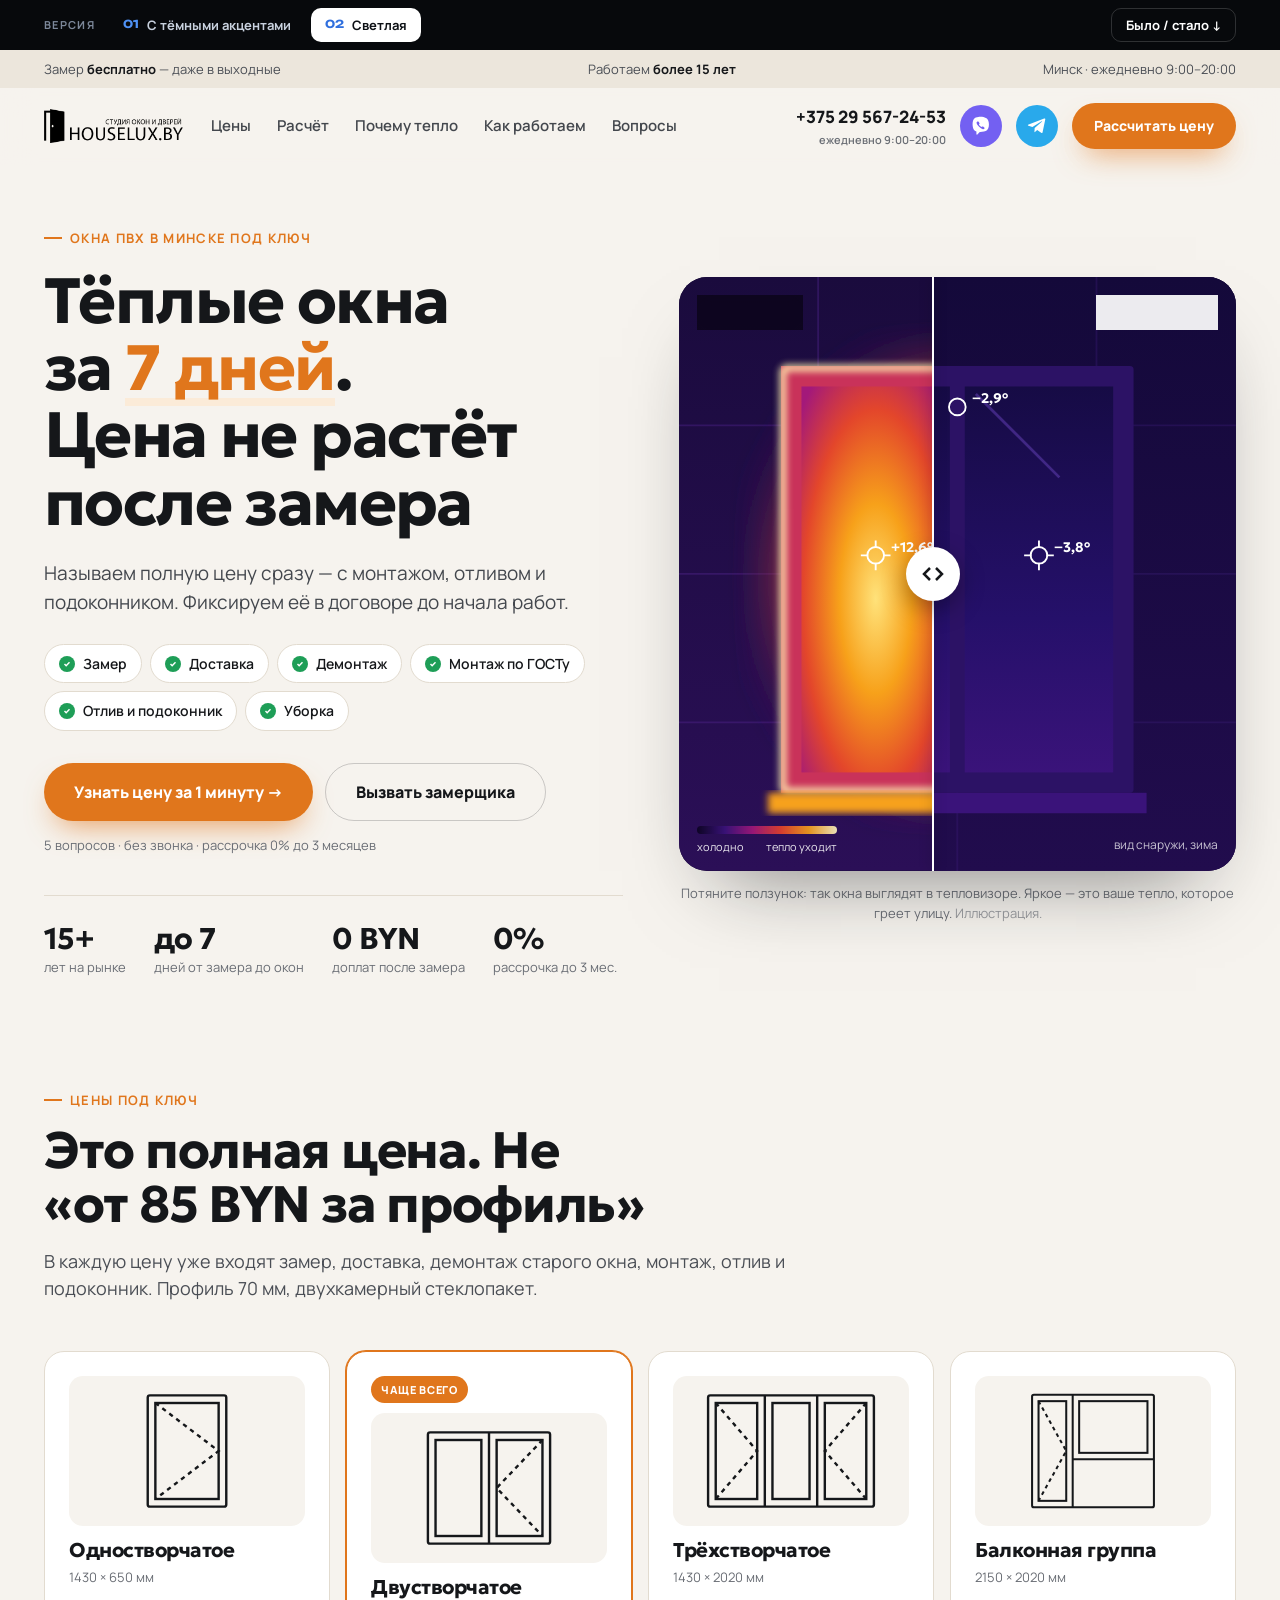
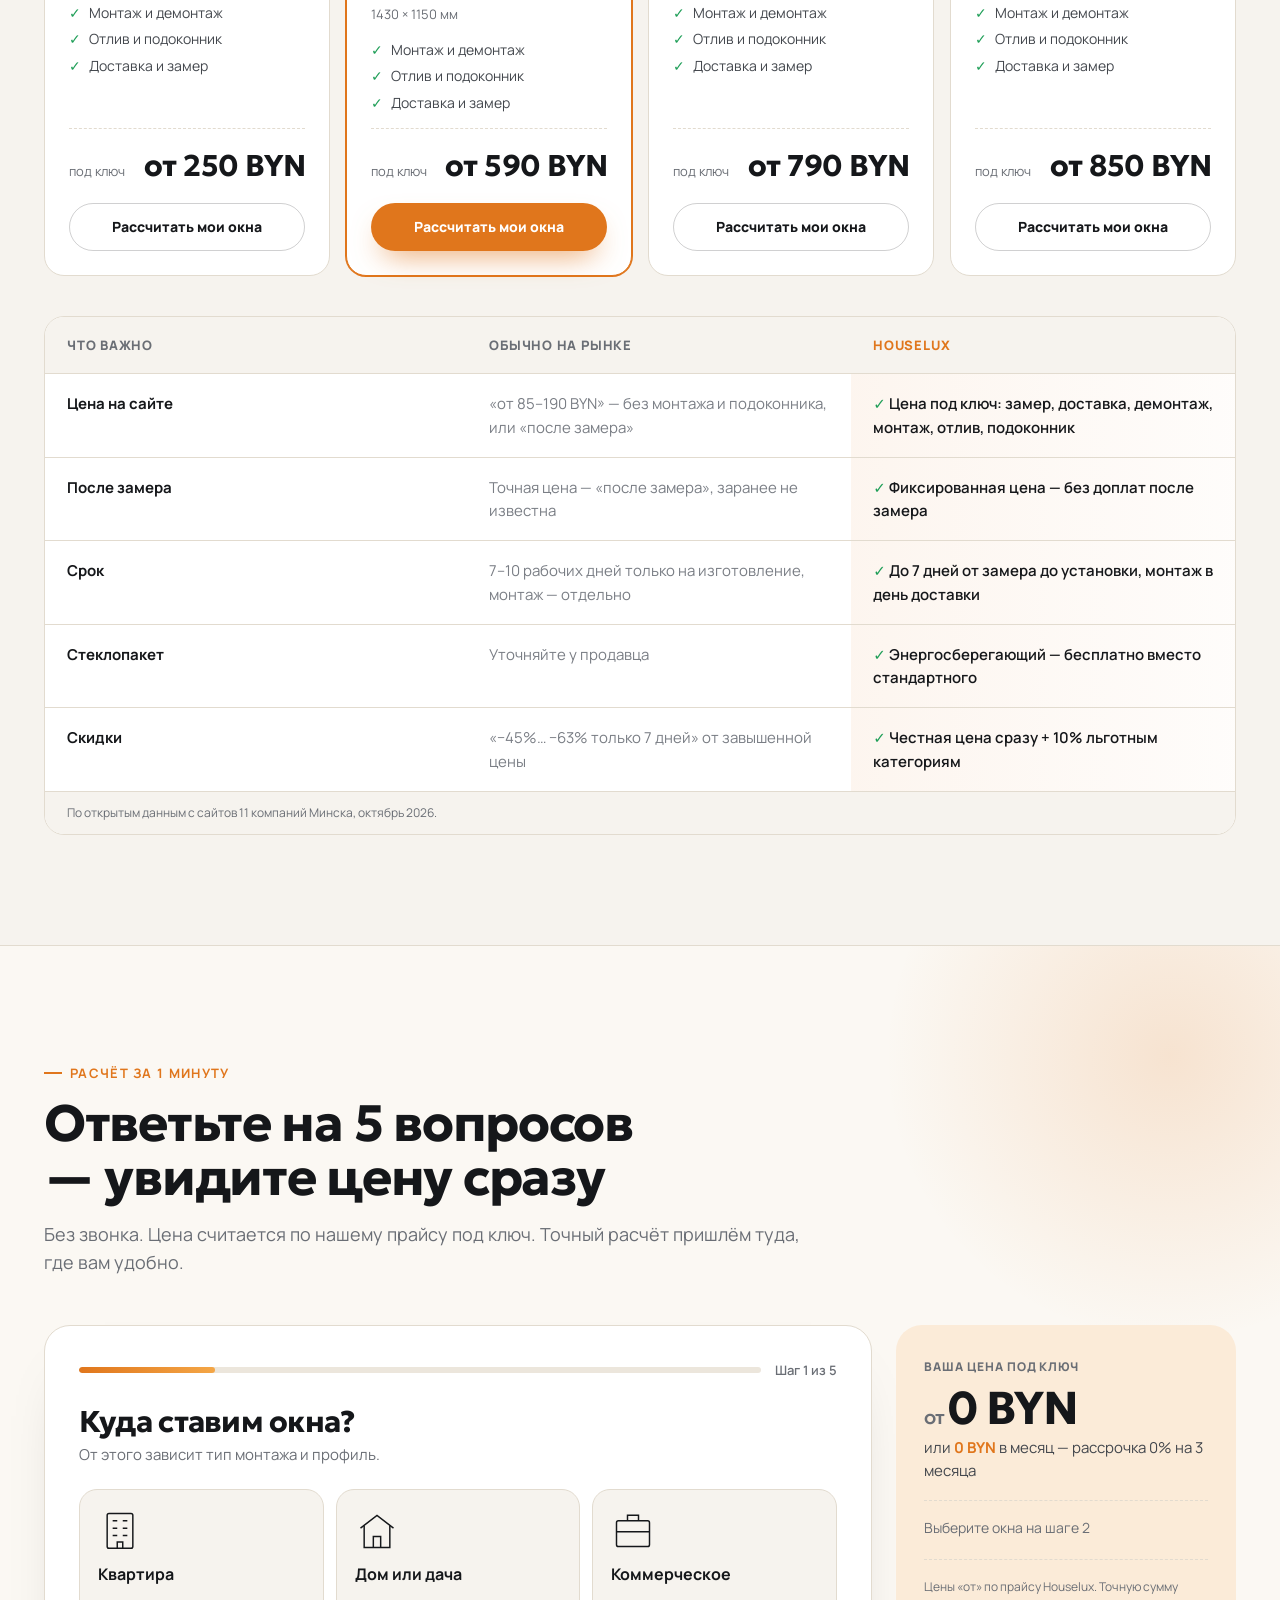
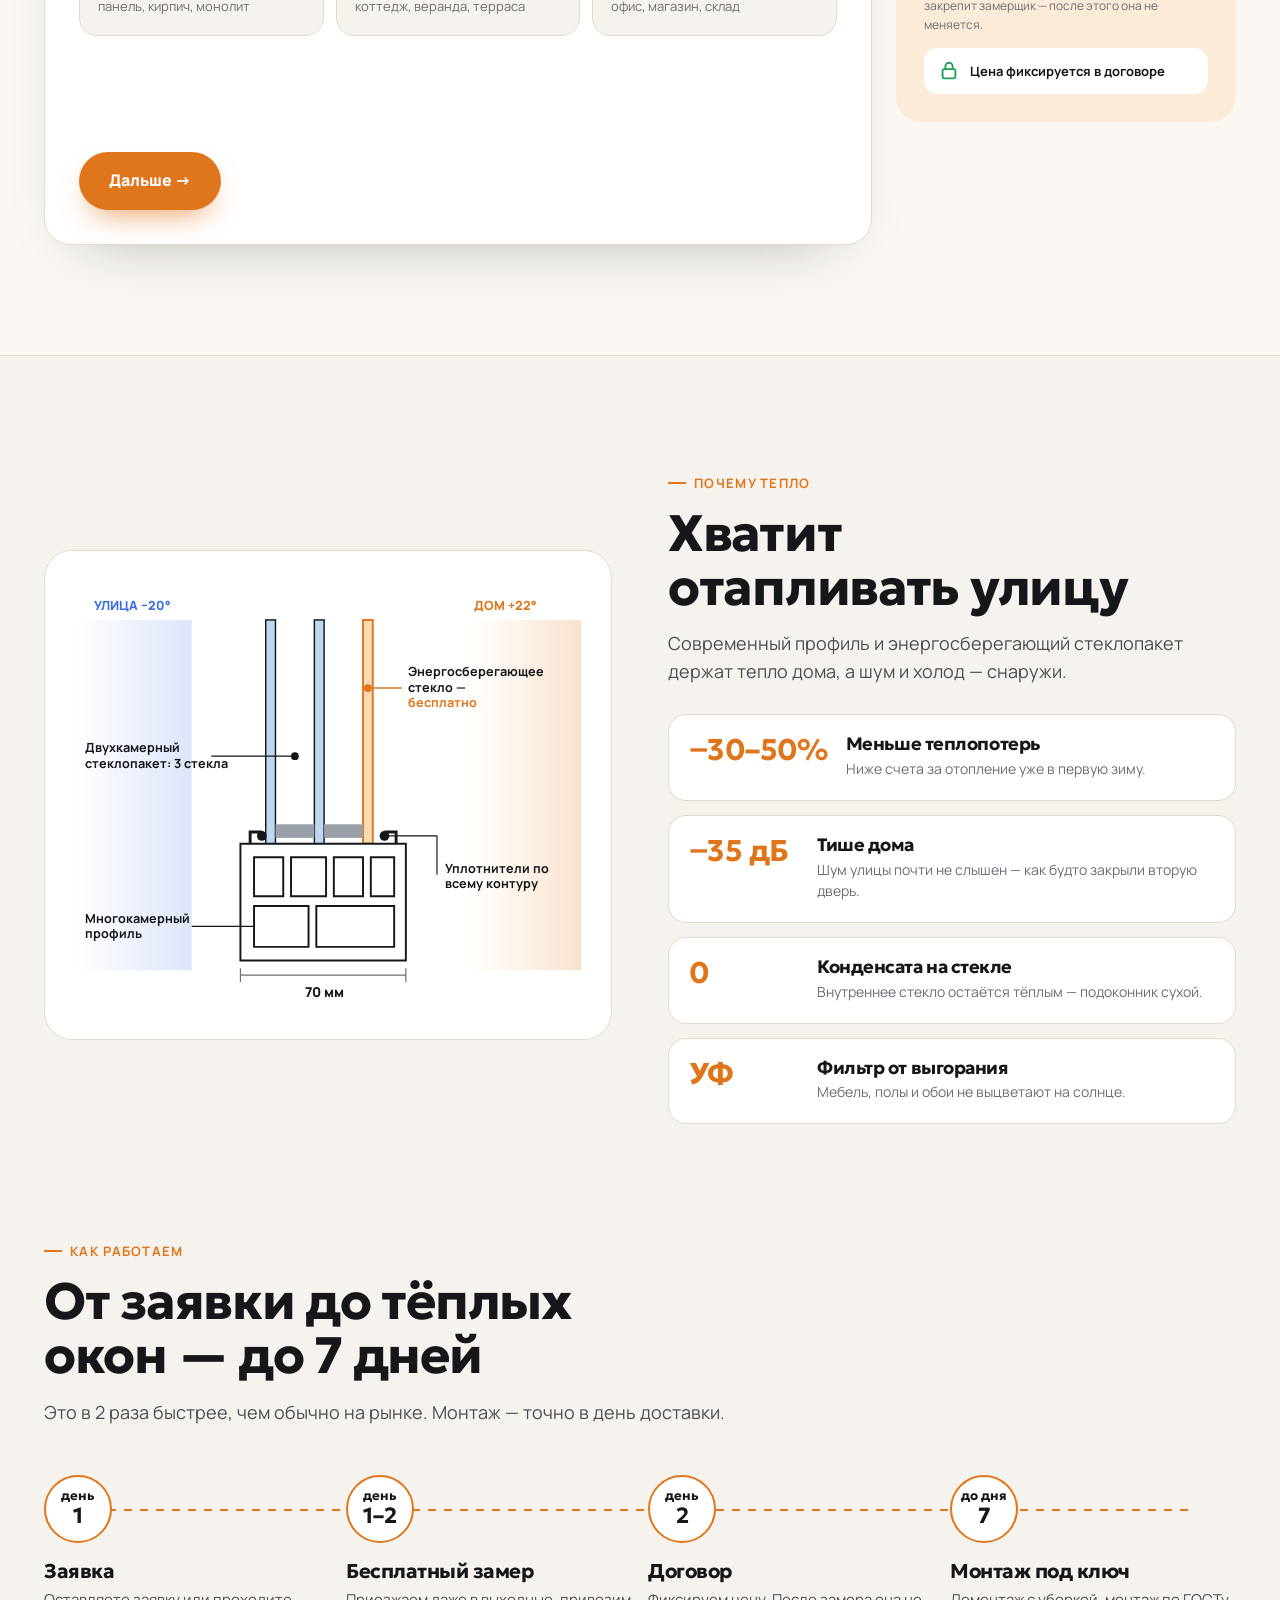
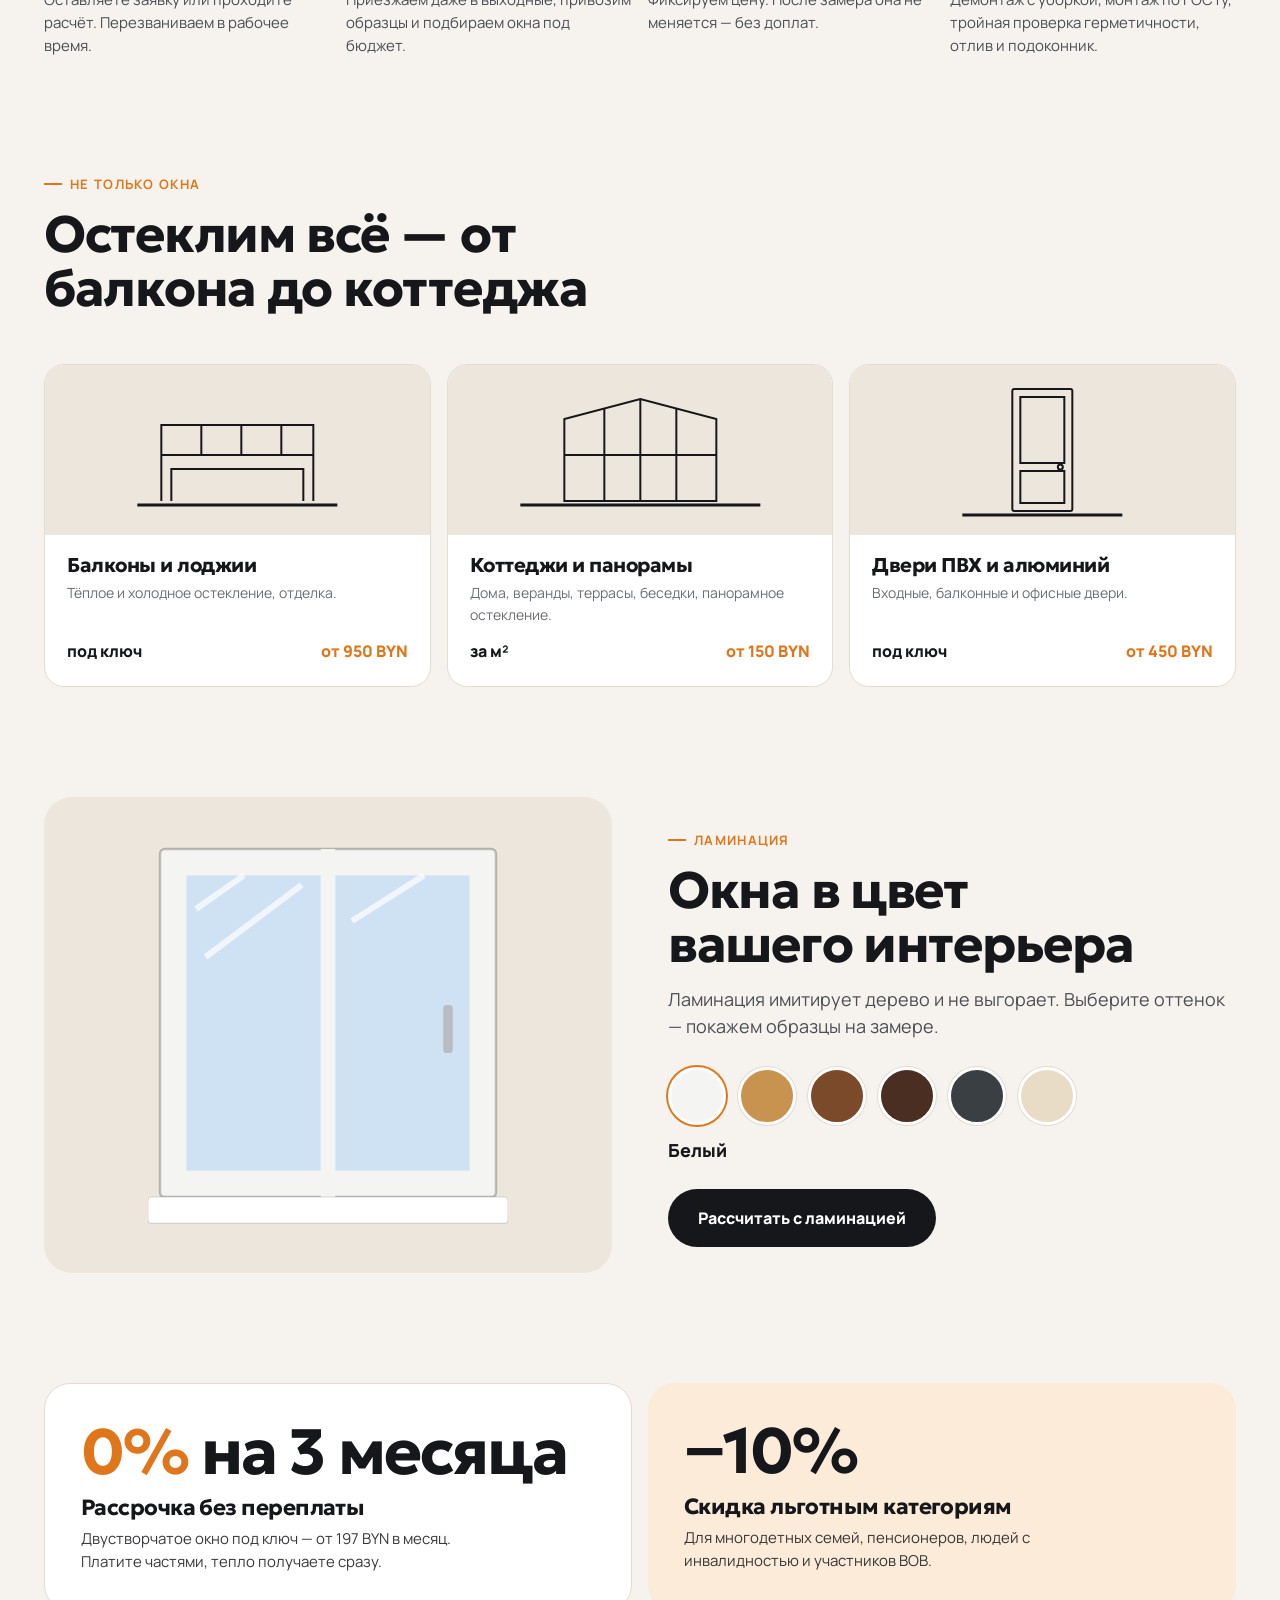
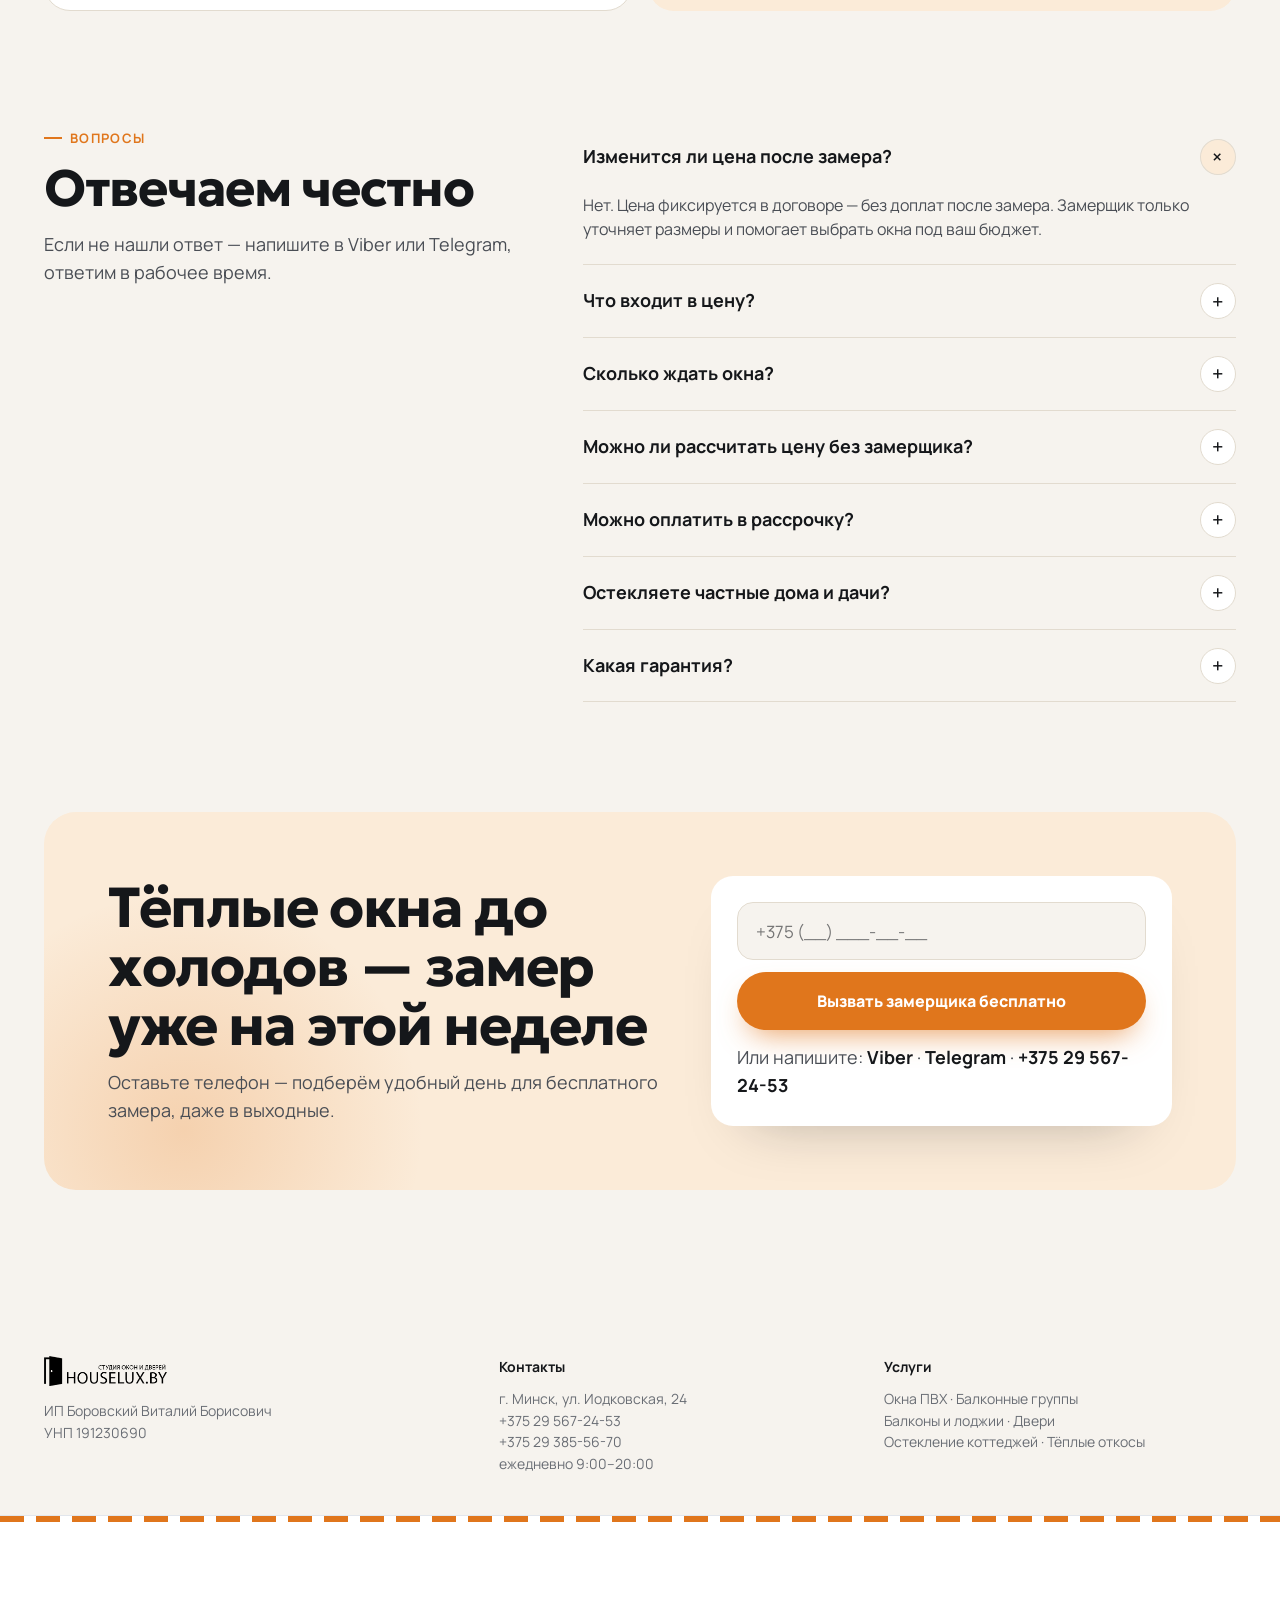
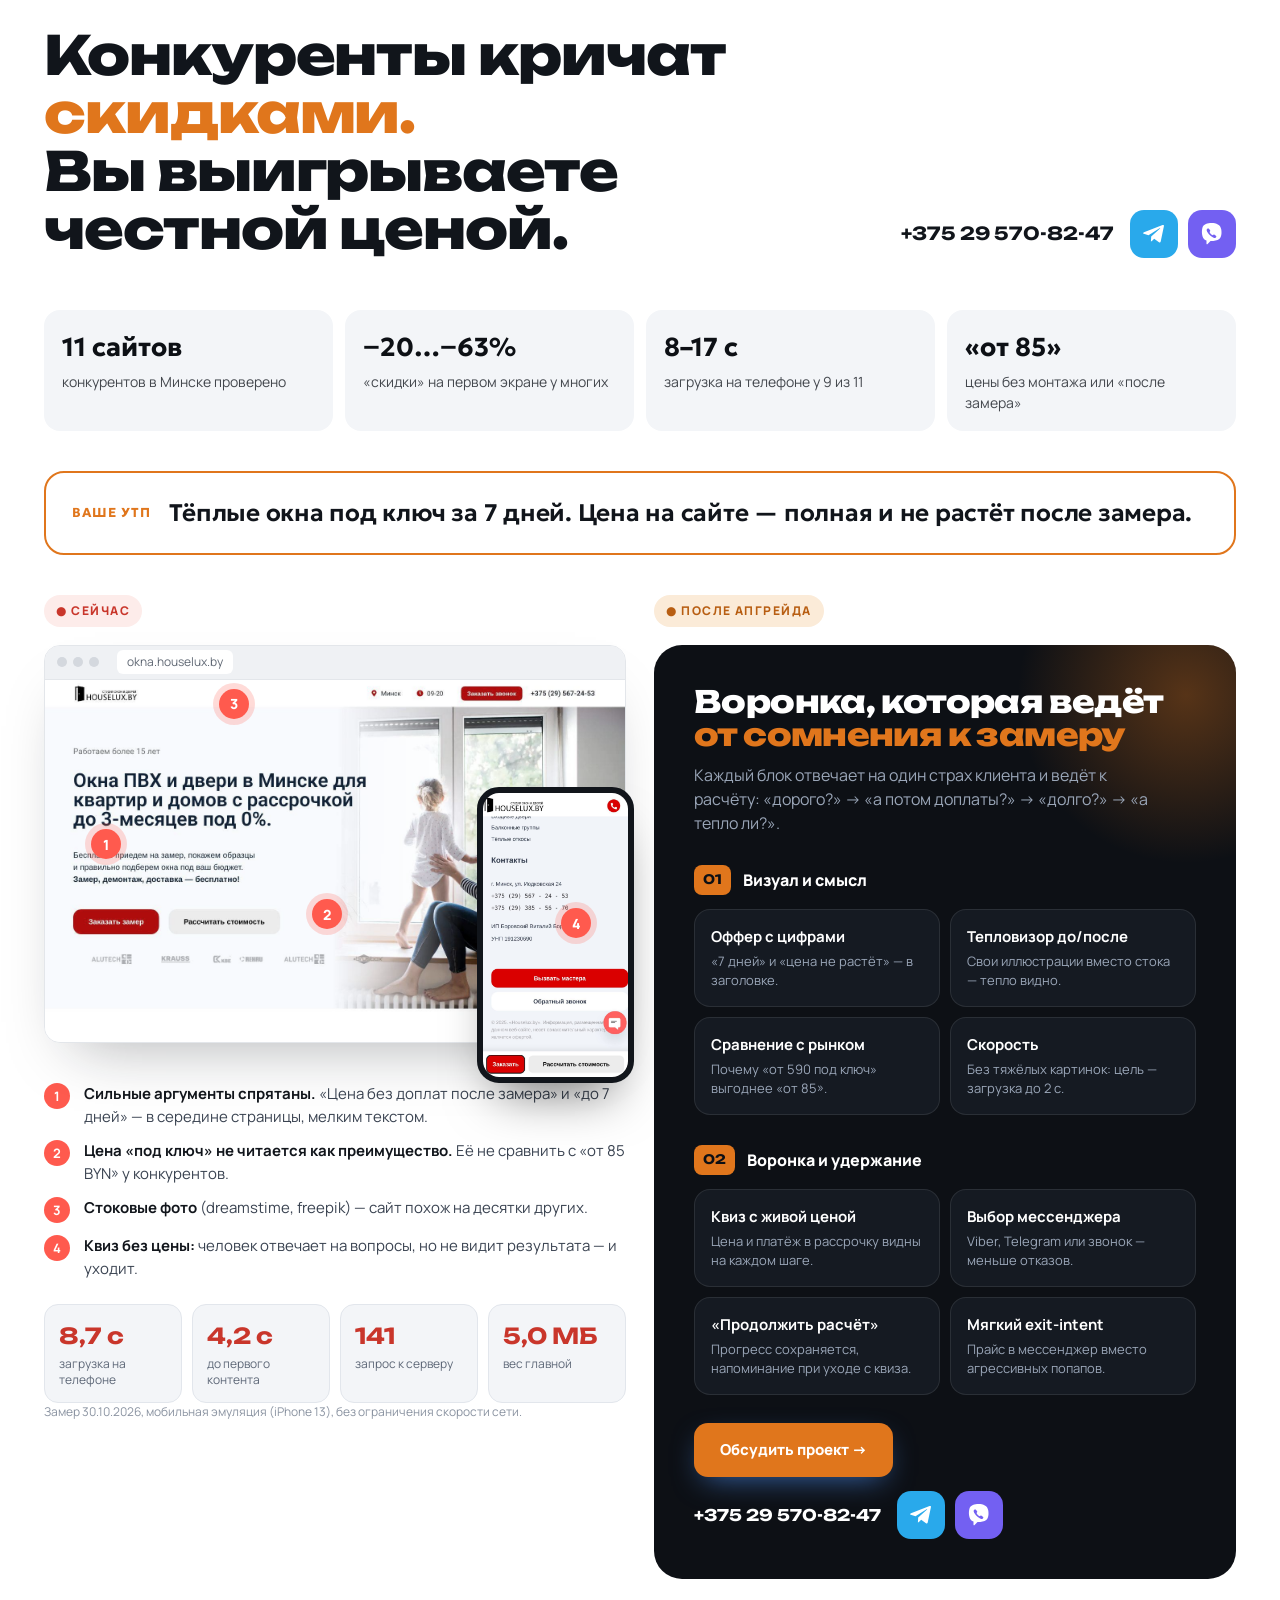
<file: light.html>
<!doctype html>
<html lang="ru">
<head>
<meta charset="utf-8">
<meta name="viewport" content="width=device-width, initial-scale=1, viewport-fit=cover">
<title>Окна Houselux — светлая версия</title>
<meta name="robots" content="noindex">
<meta name="description" content="Тёплые окна ПВХ в Минске под ключ за 7 дней. Цена фиксируется и не растёт после замера.">
<link rel="preconnect" href="https://fonts.googleapis.com">
<link rel="preconnect" href="https://fonts.gstatic.com" crossorigin>
<link href="https://fonts.googleapis.com/css2?family=Geologica:wght@300;400;500;600;700;800&family=Manrope:wght@400;500;600;700;800&family=Unbounded:wght@500;700;800&display=swap" rel="stylesheet">
<link rel="stylesheet" href="kp.css">
<style>
/* Концепт «Тёплый дом»: светлая бумага, графит и янтарный цвет тепла.
   Одна главная мысль на всей странице: цена под ключ видна сразу и не растёт после замера. */
:root{
  --paper:#F6F3EE;
  --paper-2:#ECE6DC;
  --card:#FFFFFF;
  --ink:#15171A;
  --ink-2:#23262B;
  --muted:#6A6E75;
  --line:#E2DBCF;
  --warm:#E0761C;
  --warm-2:#F4A646;
  --warm-soft:#FBEBD8;
  --cold:#3E6FE0;
  --ok:#1E9E57;
  --r:20px;
  --font-d:"Geologica",system-ui,sans-serif;
  --font:"Manrope",system-ui,-apple-system,"Segoe UI",sans-serif;
  color-scheme:light;
}
*{box-sizing:border-box;margin:0;padding:0}
html{scroll-behavior:smooth}
body{font-family:var(--font);background:var(--paper);color:var(--ink);-webkit-font-smoothing:antialiased;line-height:1.55;overflow-x:hidden}
img,svg{max-width:100%;display:block}
a{color:inherit;text-decoration:none}
button,input,select{font:inherit;color:inherit}
.wrap{max-width:1240px;margin:0 auto;padding-left:max(24px,env(safe-area-inset-left,0px));padding-right:max(24px,env(safe-area-inset-right,0px))}
h1,h2,h3{font-family:var(--font-d);font-weight:700;letter-spacing:-.025em;line-height:1.05;text-wrap:balance}
.eyebrow{display:inline-flex;align-items:center;gap:8px;font-size:13px;font-weight:700;letter-spacing:.1em;text-transform:uppercase;color:var(--warm)}
.eyebrow::before{content:"";width:18px;height:2px;background:currentColor}
.btn{display:inline-flex;align-items:center;justify-content:center;gap:10px;height:58px;padding:0 30px;border-radius:999px;border:0;cursor:pointer;font-weight:800;font-size:16px;transition:transform .2s,box-shadow .2s,background .2s;white-space:nowrap}
.btn-warm{background:var(--warm);color:#fff;box-shadow:0 14px 30px -12px rgba(224,118,28,.75)}
.btn-warm:hover{transform:translateY(-2px);box-shadow:0 20px 36px -12px rgba(224,118,28,.85)}
.btn-ink{background:var(--ink);color:#fff}
.btn-ink:hover{background:#000}
.btn-line{background:transparent;border:1.5px solid rgba(21,23,26,.2);color:var(--ink)}
.btn-line:hover{border-color:var(--ink)}
.btn:focus-visible,.opt:focus-visible,.sw:focus-visible,summary:focus-visible,.step-btn:focus-visible{outline:3px solid rgba(224,118,28,.45);outline-offset:3px}
.reveal{transition:transform .9s cubic-bezier(.2,.7,.2,1),opacity .9s}
.reveal.pre{transform:translateY(26px);opacity:.001}
@media (prefers-reduced-motion:reduce){.reveal,.reveal.pre{transform:none;opacity:1;transition:none}html{scroll-behavior:auto}}

/* верхняя строка доверия */
.topline{background:var(--ink);color:#D9D4CB;font-size:13px}
.topline .wrap{display:flex;justify-content:space-between;gap:16px;height:38px;align-items:center}
.topline b{color:#fff}
.topline span{white-space:nowrap}

/* header */
body::before{content:"";position:fixed;inset:0 0 auto;height:env(safe-area-inset-top,0px);z-index:10;background:var(--paper)}
.hdr{position:sticky;top:env(safe-area-inset-top,0px);z-index:50;background:rgba(246,243,238,.86);backdrop-filter:blur(16px) saturate(1.4);-webkit-backdrop-filter:blur(16px) saturate(1.4);border-bottom:1px solid transparent;transition:border-color .3s}
.hdr.scrolled{border-color:var(--line)}
.hdr .wrap{display:flex;align-items:center;gap:28px;height:76px}
.logo img{height:34px;width:auto}
.nav{display:flex;gap:26px;font-weight:600;font-size:15px;color:#43474D}
.nav a:hover{color:var(--ink)}
.hdr-r{margin-left:auto;display:flex;align-items:center;gap:14px}
.hdr-phone{font-weight:800;font-size:17px;white-space:nowrap}
.hdr-phone small{display:block;font-size:11px;font-weight:600;color:var(--muted);text-align:right}
.msg{width:42px;height:42px;border-radius:50%;display:grid;place-items:center;transition:transform .2s}
.msg:hover{transform:translateY(-2px)}
.msg svg{width:20px;height:20px;fill:#fff}
.msg.vb{background:#7360F2}.msg.tg{background:#29A9EB}
.hdr .btn{height:46px;padding:0 22px;font-size:14px}

/* hero */
.hero{padding:56px 0 64px;position:relative}
.hero .wrap{display:grid;grid-template-columns:1.02fr .98fr;gap:56px;align-items:center}
.hero h1{font-size:clamp(40px,5vw,70px);margin:20px 0 22px}
.hero h1 em{font-style:normal;color:var(--warm);position:relative;white-space:nowrap}
.hero h1 em::after{content:"";position:absolute;left:0;right:0;bottom:.04em;height:.12em;background:var(--warm-soft);z-index:-1}
.hero .lead{font-size:19px;color:#43474D;max-width:540px}
.incl{display:flex;flex-wrap:wrap;gap:8px;margin:26px 0 32px;max-width:560px}
.incl span{display:inline-flex;align-items:center;gap:8px;padding:8px 14px;border-radius:999px;background:var(--card);border:1px solid var(--line);font-size:14px;font-weight:600}
.incl span::before{content:"";width:16px;height:16px;border-radius:50%;background:var(--ok) url("data:image/svg+xml,%3Csvg xmlns='http://www.w3.org/2000/svg' viewBox='0 0 24 24' fill='none' stroke='%23fff' stroke-width='3.5'%3E%3Cpath d='m6 12 4 4 8-8'/%3E%3C/svg%3E") center/10px no-repeat}
.hero-btns{display:flex;gap:12px;flex-wrap:wrap;align-items:center}
.hero-note{font-size:13px;color:var(--muted);margin-top:14px}
.facts{display:grid;grid-template-columns:repeat(4,auto);gap:28px;margin-top:40px;padding-top:28px;border-top:1px solid var(--line);justify-content:start}
.facts b{display:block;font-family:var(--font-d);font-size:30px;font-weight:700;letter-spacing:-.02em;line-height:1}
.facts span{font-size:13px;color:var(--muted)}

/* тепловизор до/после */
.thermo{position:relative;border-radius:28px;overflow:hidden;aspect-ratio:600/640;background:#120a2a;box-shadow:0 40px 80px -40px rgba(21,23,26,.55);user-select:none;touch-action:pan-y;max-width:100%}
.thermo svg{position:absolute;inset:0;width:100%;height:100%}
.thermo .after{clip-path:inset(0 0 0 var(--pos,50%))}
.thermo .handle{position:absolute;top:0;bottom:0;left:var(--pos,50%);width:0;z-index:3}
.thermo .handle::before{content:"";position:absolute;top:0;bottom:0;left:-1px;width:2px;background:#fff;box-shadow:0 0 12px rgba(0,0,0,.4)}
.thermo .knob{position:absolute;top:50%;left:0;transform:translate(-50%,-50%);width:54px;height:54px;border-radius:50%;background:#fff;display:grid;place-items:center;box-shadow:0 8px 24px rgba(0,0,0,.35);cursor:ew-resize;border:0}
.thermo .knob svg{position:static;width:24px;height:24px;stroke:var(--ink);fill:none;stroke-width:2.5}
.thermo .lbl{position:absolute;top:18px;z-index:2;padding:8px 12px;border-radius:999px;font-size:12px;font-weight:800;letter-spacing:.04em;background:rgba(0,0,0,.5);color:#fff;backdrop-filter:blur(6px)}
.thermo .lbl.l{left:18px}.thermo .lbl.r{right:18px;background:rgba(255,255,255,.92);color:var(--ink)}
.thermo .cap{position:absolute;left:18px;right:18px;bottom:16px;z-index:2;display:flex;justify-content:space-between;align-items:end;gap:12px;color:#fff;font-size:12px}
.thermo .scale{width:140px;height:8px;border-radius:4px;background:linear-gradient(90deg,#0b0420,#3a137a,#a3197a,#e8432a,#f8a21b,#fff6c2)}
.thermo .scale-w{display:grid;gap:4px;font-size:11px;opacity:.9}
.thermo .scale-w div{display:flex;justify-content:space-between}
.thermo-hint{font-size:13px;color:var(--muted);text-align:center;margin-top:12px}

/* секции */
section.s{padding:110px 0}
.s-head{max-width:760px;margin-bottom:48px}
.s-head h2{font-size:clamp(32px,4vw,54px);margin-top:14px}
.s-head p{font-size:18px;color:#4A4E55;margin-top:16px}
.center{text-align:center;margin-left:auto;margin-right:auto}

/* цены под ключ */
.prices{display:grid;grid-template-columns:repeat(4,1fr);gap:16px}
.pc{background:var(--card);border:1px solid var(--line);border-radius:var(--r);padding:24px;display:flex;flex-direction:column;gap:14px;transition:transform .3s,box-shadow .3s;min-width:0}
.pc:hover{transform:translateY(-6px);box-shadow:0 30px 60px -36px rgba(21,23,26,.45)}
.pc .draw{height:150px;display:grid;place-items:center;background:var(--paper);border-radius:14px}
.pc .draw svg{height:120px;width:auto}
.pc h3{font-size:20px}
.pc .size{font-size:13px;color:var(--muted);margin-top:-8px}
.pc ul{list-style:none;display:grid;gap:5px;font-size:14px;color:#43474D}
.pc li::before{content:"✓";color:var(--ok);font-weight:800;margin-right:8px}
.pc .pr{margin-top:auto;display:flex;align-items:baseline;justify-content:space-between;gap:8px;border-top:1px dashed var(--line);padding-top:14px}
.pc .pr b{font-family:var(--font-d);font-size:30px;font-weight:700;letter-spacing:-.02em}
.pc .pr small{font-size:13px;color:var(--muted)}
.pc .btn{height:48px;font-size:14px;width:100%}
.pc.hot{border-color:var(--warm);box-shadow:0 0 0 1px var(--warm)}
.pc .badge{align-self:flex-start;font-size:11px;font-weight:800;letter-spacing:.06em;text-transform:uppercase;background:var(--warm);color:#fff;padding:5px 10px;border-radius:999px;margin-bottom:-4px}

/* сравнение с рынком */
.compare{margin-top:40px;background:var(--card);border:1px solid var(--line);border-radius:var(--r);overflow:hidden}
.cmp-row{display:grid;grid-template-columns:1.1fr 1fr 1fr;border-bottom:1px solid var(--line)}
.cmp-row:last-child{border-bottom:0}
.cmp-row>div{padding:18px 22px;font-size:15px;min-width:0}
.cmp-row.h>div{font-weight:800;font-size:13px;letter-spacing:.06em;text-transform:uppercase;color:var(--muted);background:var(--paper)}
.cmp-row.h .us{color:var(--warm)}
.cmp-row .k{font-weight:700}
.cmp-row .them{color:#7A7E85}
.cmp-row .us{background:linear-gradient(90deg,rgba(224,118,28,.07),rgba(224,118,28,.02));font-weight:600}
.cmp-row .us::before{content:"✓ ";color:var(--ok);font-weight:800}
.cmp-row.h .us::before{content:""}
.cmp-note{font-size:12px;color:var(--muted);padding:12px 22px;background:var(--paper)}

/* квиз */
.quiz-sec{background:var(--ink);color:#fff;position:relative;overflow:hidden}
.quiz-sec::before{content:"";position:absolute;right:-200px;top:-200px;width:620px;height:620px;border-radius:50%;background:radial-gradient(circle,rgba(224,118,28,.32),transparent 65%)}
.quiz-sec .s-head p{color:#B9B4AB}
.quiz{position:relative;display:grid;grid-template-columns:1fr 340px;gap:24px;align-items:start}
.qbox{background:#1E2126;border:1px solid rgba(255,255,255,.08);border-radius:26px;padding:34px;min-height:520px;display:flex;flex-direction:column;min-width:0}
.qprog{display:flex;align-items:center;gap:14px;margin-bottom:26px}
.qbar{flex:1;height:6px;border-radius:3px;background:rgba(255,255,255,.1);overflow:hidden}
.qbar i{display:block;height:100%;width:20%;background:linear-gradient(90deg,var(--warm),var(--warm-2));border-radius:3px;transition:width .5s cubic-bezier(.2,.7,.2,1)}
.qprog span{font-size:13px;color:#B9B4AB;white-space:nowrap;font-weight:600}
.qstep{display:none;animation:qin .45s cubic-bezier(.2,.7,.2,1)}
.qstep.on{display:block}
@keyframes qin{from{opacity:0;transform:translateX(18px)}}
.qstep h3{font-size:clamp(22px,2.4vw,30px);margin-bottom:6px}
.qstep .hint{color:#B9B4AB;font-size:15px;margin-bottom:22px}
.opts{display:grid;grid-template-columns:repeat(3,1fr);gap:12px}
.opt{background:#262A30;border:1.5px solid rgba(255,255,255,.08);border-radius:18px;padding:18px;cursor:pointer;text-align:left;transition:border-color .2s,background .2s,transform .15s;display:flex;flex-direction:column;gap:10px;color:#fff;min-width:0}
.opt:hover{border-color:rgba(255,255,255,.3)}
.opt:active{transform:scale(.98)}
.opt.on{border-color:var(--warm);background:rgba(224,118,28,.12)}
.opt svg{width:44px;height:44px;stroke:#fff;fill:none;stroke-width:1.6}
.opt b{font-size:16px}
.opt small{color:#B9B4AB;font-size:13px}
.items{display:grid;gap:10px}
.it{display:grid;grid-template-columns:52px 1fr auto;gap:16px;align-items:center;background:#262A30;border:1.5px solid rgba(255,255,255,.08);border-radius:16px;padding:12px 14px;transition:border-color .2s;min-width:0}
.it.on{border-color:var(--warm)}
.it svg{width:44px;height:44px;stroke:#fff;fill:none;stroke-width:1.5}
.it b{display:block;font-size:15px}
.it small{color:#B9B4AB;font-size:13px}
.cnt{display:flex;align-items:center;gap:6px}
.cnt button{width:36px;height:36px;border-radius:50%;border:1.5px solid rgba(255,255,255,.2);background:transparent;color:#fff;font-size:18px;cursor:pointer;line-height:1}
.cnt button:hover{border-color:#fff}
.cnt output{min-width:30px;text-align:center;font-weight:800;font-size:17px}
.qfoot{margin-top:auto;padding-top:26px;display:flex;justify-content:space-between;align-items:center;gap:12px}
.back{background:none;border:0;color:#B9B4AB;font-weight:700;cursor:pointer;font-size:15px}
.back:hover{color:#fff}
.back[hidden]{display:none}
.qmini{display:none;font-weight:700;color:#B9B4AB;font-size:14px;margin-left:auto}
.qmini b{color:#fff;font-family:var(--font-d);font-size:20px}
.gift{display:flex;gap:14px;align-items:center;background:linear-gradient(90deg,rgba(224,118,28,.18),rgba(224,118,28,.05));border:1px solid rgba(224,118,28,.4);border-radius:16px;padding:14px 16px;margin-top:14px;font-size:14px}
.gift svg{width:34px;height:34px;flex:none;stroke:var(--warm-2);fill:none;stroke-width:1.8}
.toggle{display:flex;gap:14px;align-items:center;background:#262A30;border:1.5px solid rgba(255,255,255,.08);border-radius:16px;padding:14px 16px;cursor:pointer;margin-top:10px}
.toggle input{appearance:none;width:44px;height:26px;border-radius:13px;background:rgba(255,255,255,.18);position:relative;flex:none;cursor:pointer;transition:background .2s}
.toggle input::after{content:"";position:absolute;left:3px;top:3px;width:20px;height:20px;border-radius:50%;background:#fff;transition:transform .2s}
.toggle input:checked{background:var(--warm)}
.toggle input:checked::after{transform:translateX(18px)}
.toggle b{display:block;font-size:15px}
.toggle small{color:#B9B4AB;font-size:13px}
.field{width:100%;height:58px;border-radius:16px;border:1.5px solid rgba(255,255,255,.14);background:#262A30;padding:0 18px;font-size:17px;color:#fff;outline:none;margin-top:10px}
.field:focus{border-color:var(--warm)}
.ch{display:grid;grid-template-columns:repeat(3,1fr);gap:10px;margin-top:6px}
.ch .opt{padding:14px;align-items:center;text-align:center;flex-direction:row;justify-content:center;gap:8px}
.ch .opt svg{width:22px;height:22px;fill:#fff;stroke:none}
.agree{font-size:12px;color:#8E8A83;margin-top:12px}
.done{text-align:center;padding:30px 0}
.done .ok{width:72px;height:72px;border-radius:50%;background:var(--ok);display:grid;place-items:center;margin:0 auto 20px}
.done .ok svg{width:36px;height:36px;stroke:#fff;fill:none;stroke-width:3}
.next-steps{list-style:none;display:grid;gap:10px;max-width:420px;margin:24px auto 0;text-align:left;counter-reset:n}
.next-steps li{display:flex;gap:12px;align-items:flex-start;color:#D9D4CB;font-size:15px}
.next-steps li::before{counter-increment:n;content:counter(n);width:26px;height:26px;border-radius:50%;background:rgba(255,255,255,.1);display:grid;place-items:center;font-size:13px;font-weight:800;flex:none}
/* живая цена */
.live{position:sticky;top:100px;background:var(--paper);color:var(--ink);border-radius:26px;padding:28px}
.live small{font-size:12px;font-weight:800;letter-spacing:.08em;text-transform:uppercase;color:var(--muted)}
.live .sum{font-family:var(--font-d);font-size:46px;font-weight:700;letter-spacing:-.03em;line-height:1.05;margin:6px 0 4px}
.live .sum span{font-size:20px;color:var(--muted);font-weight:500;margin-right:4px}
.live .inst{font-size:15px;color:#43474D}
.live .inst b{color:var(--warm)}
.live ul{list-style:none;margin:18px 0;padding:16px 0;border-block:1px dashed var(--line);display:grid;gap:7px;font-size:14px;min-height:60px}
.live li{display:flex;justify-content:space-between;gap:10px}
.live li span:last-child{font-weight:700;white-space:nowrap}
.live li.free span:last-child{color:var(--ok)}
.live .empty{color:var(--muted)}
.live .fine{font-size:12px;color:var(--muted)}
.live .lock{display:flex;gap:10px;align-items:center;font-size:13px;font-weight:700;margin-top:14px;padding:12px 14px;border-radius:14px;background:#fff}
.live .lock svg{width:22px;height:22px;stroke:var(--ok);fill:none;stroke-width:2;flex:none}

/* тепло: разрез профиля */
.warm-grid{display:grid;grid-template-columns:1fr 1fr;gap:56px;align-items:center}
.profile{background:var(--card);border:1px solid var(--line);border-radius:28px;padding:30px;position:relative}
.profile svg{width:100%;height:auto}
.benefits{display:grid;gap:14px}
.bn{display:grid;grid-template-columns:auto 1fr;gap:18px;align-items:start;padding:20px;border-radius:18px;background:var(--card);border:1px solid var(--line)}
.bn b{font-family:var(--font-d);font-size:30px;font-weight:700;color:var(--warm);letter-spacing:-.02em;line-height:1;min-width:110px}
.bn h3{font-size:18px;margin-bottom:4px}
.bn p{font-size:14px;color:var(--muted)}

/* процесс 7 дней */
.days{position:relative;display:grid;grid-template-columns:repeat(4,1fr);gap:16px}
.days::before{content:"";position:absolute;left:4%;right:4%;top:34px;height:2px;background:repeating-linear-gradient(90deg,var(--warm) 0 8px,transparent 8px 16px)}
.day{position:relative;text-align:left}
.day .dn{width:68px;height:68px;border-radius:50%;background:var(--card);border:2px solid var(--warm);display:grid;place-items:center;font-family:var(--font-d);font-weight:700;font-size:13px;text-align:center;line-height:1.1;margin-bottom:18px;position:relative;z-index:1}
.day .dn b{display:block;font-size:22px}
.day h3{font-size:20px;margin-bottom:6px}
.day p{font-size:15px;color:#4A4E55}

/* направления */
.dirs{display:grid;grid-template-columns:repeat(3,1fr);gap:16px}
.dir{position:relative;border-radius:var(--r);overflow:hidden;background:var(--card);border:1px solid var(--line);display:flex;flex-direction:column;transition:transform .3s,box-shadow .3s;min-width:0}
.dir:hover{transform:translateY(-6px);box-shadow:0 30px 60px -36px rgba(21,23,26,.45)}
.dir .art{height:170px;background:var(--paper-2);display:grid;place-items:center;overflow:hidden}
.dir .art svg{width:100%;height:100%}
.dir .bd{padding:20px 22px 22px;display:flex;flex-direction:column;gap:6px;flex:1}
.dir h3{font-size:20px}
.dir p{font-size:14px;color:var(--muted);flex:1}
.dir .from{font-weight:800;margin-top:8px;display:flex;justify-content:space-between;align-items:center}
.dir .from span{color:var(--warm)}

/* цвета */
.colors{display:grid;grid-template-columns:1fr 1fr;gap:56px;align-items:center}
.cwin{background:var(--paper-2);border-radius:28px;padding:40px;display:grid;place-items:center;transition:background .5s}
.cwin svg{width:min(360px,100%);height:auto}
.cwin .fr{transition:fill .5s}
.sws{display:flex;flex-wrap:wrap;gap:12px;margin:26px 0 12px}
.sw{width:58px;height:58px;border-radius:50%;border:3px solid #fff;box-shadow:0 0 0 1px var(--line);cursor:pointer;transition:transform .2s,box-shadow .2s}
.sw:hover{transform:scale(1.08)}
.sw.on{box-shadow:0 0 0 2px var(--warm)}
.swname{font-weight:800;font-size:18px}

/* оплата */
.pay{display:grid;grid-template-columns:1fr 1fr;gap:16px}
.pay>div{border-radius:26px;padding:36px;min-width:0}
.pay .p1{background:var(--ink);color:#fff}
.pay .p2{background:var(--warm-soft)}
.pay b{font-family:var(--font-d);font-size:clamp(44px,5vw,68px);font-weight:700;letter-spacing:-.03em;line-height:1;display:block}
.pay h3{font-size:22px;margin:12px 0 8px}
.pay p{font-size:15px;opacity:.85;max-width:420px}
.pay .p1 b span{color:var(--warm-2)}

/* FAQ */
.faq-wrap{display:grid;grid-template-columns:.85fr 1.15fr;gap:56px;align-items:start}
.faq details{border-bottom:1px solid var(--line)}
.faq summary{list-style:none;cursor:pointer;padding:22px 48px 22px 0;font-weight:700;font-size:18px;position:relative}
.faq summary::-webkit-details-marker{display:none}
.faq summary::after{content:"+";position:absolute;right:0;top:50%;transform:translateY(-50%);width:34px;height:34px;border-radius:50%;background:var(--card);border:1px solid var(--line);display:grid;place-items:center;font-size:20px;font-weight:500;transition:transform .25s,background .25s}
.faq details[open] summary::after{transform:translateY(-50%) rotate(45deg);background:var(--warm-soft)}
.faq details p{color:#4A4E55;padding:0 0 22px;max-width:640px}

/* финальный призыв */
.final{background:var(--ink);color:#fff;border-radius:32px;padding:64px;display:grid;grid-template-columns:1.1fr .9fr;gap:40px;align-items:center;position:relative;overflow:hidden}
.final::after{content:"";position:absolute;left:-120px;bottom:-200px;width:520px;height:520px;border-radius:50%;background:radial-gradient(circle,rgba(224,118,28,.35),transparent 65%)}
.final h2{font-size:clamp(34px,4.4vw,60px);position:relative;z-index:1}
.final p{color:#B9B4AB;font-size:18px;margin-top:14px;position:relative;z-index:1}
.final form{position:relative;z-index:1;background:#1E2126;border-radius:22px;padding:26px}
.final .field{margin-top:0}
.final .btn{width:100%;margin-top:12px}

.ftr{padding:56px 0 40px;font-size:14px;color:var(--muted)}
.ftr .wrap{display:grid;grid-template-columns:1.2fr 1fr 1fr;gap:32px}
.ftr img{height:30px;width:auto;margin-bottom:14px}
.ftr h4{color:var(--ink);font-size:14px;margin-bottom:10px}
.ftr a:hover{color:var(--ink)}

/* удержание */
.resume{position:fixed;left:50%;bottom:24px;transform:translate(-50%,160%);z-index:70;display:flex;align-items:center;gap:14px;background:var(--ink);color:#fff;padding:10px 10px 10px 20px;border-radius:999px;box-shadow:0 20px 40px -10px rgba(0,0,0,.5);transition:transform .45s cubic-bezier(.2,.8,.2,1);visibility:hidden;max-width:calc(100% - 32px)}
.resume.show{transform:translate(-50%,0);visibility:visible}
.resume span{font-size:14px;font-weight:600}
.resume b{color:var(--warm-2)}
.resume .btn{height:42px;padding:0 18px;font-size:14px}
.modal{position:fixed;inset:0;z-index:100;display:grid;place-items:center;padding:16px;background:rgba(21,23,26,.55);backdrop-filter:blur(6px);opacity:0;visibility:hidden;transition:opacity .3s}
.modal.show{opacity:1;visibility:visible}
.mbox{background:var(--paper);border-radius:28px;max-width:520px;width:100%;padding:36px;position:relative;transform:translateY(16px);transition:transform .35s}
.modal.show .mbox{transform:none}
.mbox h3{font-size:28px;margin:10px 0 10px}
.mbox p{color:#4A4E55}
.mbox .x{position:absolute;right:16px;top:16px;width:40px;height:40px;border-radius:50%;border:0;background:var(--card);cursor:pointer;font-size:22px}
.mbox .row{display:grid;grid-template-columns:1fr 1fr;gap:10px;margin-top:22px}
.mbox .row .btn{width:100%}
.toast{visibility:hidden;position:fixed;left:50%;bottom:28px;transform:translate(-50%,160%);background:var(--ink);color:#fff;padding:16px 22px;border-radius:16px;font-size:14px;font-weight:600;z-index:110;transition:transform .45s cubic-bezier(.2,.8,.2,1);max-width:calc(100% - 32px)}
.toast.show{visibility:visible;transform:translate(-50%,0)}
.mbar{display:none}


/* ===== Светлая версия: те же блоки без тёмных плашек ===== */
.theme-light .topline{background:var(--paper-2);color:#4A4E55}
.theme-light .topline b{color:var(--ink)}
.theme-light .quiz-sec{background:#FBF8F3;color:var(--ink);border-block:1px solid var(--line)}
.theme-light .quiz-sec::before{background:radial-gradient(circle,rgba(224,118,28,.16),transparent 65%)}
.theme-light .quiz-sec .s-head p,.theme-light .qprog span,.theme-light .qstep .hint,.theme-light .opt small,.theme-light .it small,.theme-light .toggle small,.theme-light .back,.theme-light .qmini{color:var(--muted)}
.theme-light .qbox{background:#fff;border-color:var(--line);box-shadow:0 30px 60px -40px rgba(21,23,26,.35)}
.theme-light .qbar{background:var(--paper-2)}
.theme-light .opt,.theme-light .it,.theme-light .toggle{background:var(--paper);border-color:var(--line);color:var(--ink)}
.theme-light .opt:hover{border-color:rgba(21,23,26,.3)}
.theme-light .opt.on{background:var(--warm-soft);border-color:var(--warm)}
.theme-light .opt svg,.theme-light .it svg{stroke:var(--ink)}
.theme-light .ch .opt svg{fill:var(--ink)}
.theme-light .cnt button{border-color:rgba(21,23,26,.2);color:var(--ink)}
.theme-light .cnt button:hover{border-color:var(--ink)}
.theme-light .toggle input{background:rgba(21,23,26,.15)}
.theme-light .toggle input:checked{background:var(--warm)}
.theme-light .field{background:var(--paper);border-color:var(--line);color:var(--ink)}
.theme-light .gift{color:var(--ink)}
.theme-light .back:hover{color:var(--ink)}
.theme-light .qmini b{color:var(--ink)}
.theme-light .agree{color:var(--muted)}
.theme-light .next-steps li{color:#43474D}
.theme-light .next-steps li::before{background:var(--paper-2)}
.theme-light .live{background:var(--warm-soft)}
.theme-light .pay .p1{background:#fff;color:var(--ink);border:1px solid var(--line)}
.theme-light .pay .p1 b span{color:var(--warm)}
.theme-light .final{background:var(--warm-soft);color:var(--ink)}
.theme-light .final::after{background:radial-gradient(circle,rgba(224,118,28,.22),transparent 65%)}
.theme-light .final p{color:#4A4E55}
.theme-light .final form{background:#fff;box-shadow:0 30px 60px -40px rgba(21,23,26,.35)}
.theme-light .final .field{background:var(--paper)}
.theme-light .final .agree a{color:var(--ink)!important}

/* KP в фирменном тёплом цвете */
.kp{--accent:#E0761C;--accent-2:#B85E12}
.kp .will-card::after{background:radial-gradient(circle,rgba(224,118,28,.35),transparent 70%)}
.kp .col-lbl.will{background:var(--warm-soft);color:#B85E12}
.market{display:grid;grid-template-columns:repeat(4,1fr);gap:12px;margin:0 0 40px}
.market div{background:var(--paper);border-radius:16px;padding:18px;font-size:14px;color:#43474D}
.market b{display:block;font-family:var(--font-d);font-size:26px;color:var(--ink);margin-bottom:4px}
.usp-box{border:2px solid var(--warm);border-radius:20px;padding:22px 26px;margin-bottom:40px;display:flex;gap:18px;align-items:center;background:#fff}
.usp-box b{font-family:var(--font-d);font-size:13px;letter-spacing:.08em;text-transform:uppercase;color:var(--warm);white-space:nowrap}
.usp-box p{font-family:var(--font-d);font-size:clamp(18px,2vw,24px);font-weight:600;letter-spacing:-.01em}

@media (max-width:1080px){
  .nav,.hdr-phone small{display:none}
  .hero .wrap,.warm-grid,.colors,.faq-wrap,.final{grid-template-columns:1fr}
  .thermo{max-width:560px;margin:0 auto}
  .prices{grid-template-columns:1fr 1fr}
  .quiz{grid-template-columns:1fr}
  .live{position:relative;top:0}
  .dirs{grid-template-columns:1fr 1fr}
  .days{grid-template-columns:1fr 1fr;row-gap:36px}
  .days::before{display:none}
  .market{grid-template-columns:1fr 1fr}
}
@media (max-width:720px){
  .wrap{padding-left:max(16px,env(safe-area-inset-left,0px));padding-right:max(16px,env(safe-area-inset-right,0px))}
  .topline .wrap{justify-content:center}
  .topline span:not(:first-child){display:none}
  .hdr .wrap{height:62px;gap:10px}
  .logo img{height:26px}
  .hdr-phone,.hdr .btn{display:none}
  .hero{padding:30px 0 40px}
  .hero .wrap{gap:36px}
  .hero .lead{font-size:17px}
  .hero-btns .btn{width:100%}
  .facts{grid-template-columns:1fr 1fr;gap:20px}
  section.s{padding:72px 0}
  .s-head{margin-bottom:32px}
  .s-head p{font-size:16px}
  .prices{grid-template-columns:1fr}
  .cmp-row{grid-template-columns:1fr}
  .cmp-row.h{display:none}
  .cmp-row>div{padding:10px 18px}
  .cmp-row .k{padding-top:16px;background:var(--paper)}
  .cmp-row .them::before{content:"Обычно: ";font-weight:700}
  .qbox{padding:20px;min-height:0;border-radius:20px}
  .opts{grid-template-columns:1fr 1fr}
  .opts .opt:last-child:nth-child(odd){grid-column:1/-1}
  .it{grid-template-columns:40px 1fr;row-gap:10px}
  .it svg{width:36px;height:36px}
  .it .cnt{grid-column:1/-1;justify-content:flex-end}
  .ch{grid-template-columns:1fr}
  .qmini{display:block}
  .qfoot .btn{padding:0 22px}
  .dirs{grid-template-columns:1fr}
  .days{grid-template-columns:1fr}
  .bn{grid-template-columns:1fr;gap:8px}
  .pay{grid-template-columns:1fr}
  .pay>div{padding:26px}
  .final{padding:30px 22px;border-radius:24px}
  .ftr .wrap{grid-template-columns:1fr}
  .ftr{padding-bottom:110px}
  .usp-box{flex-direction:column;align-items:flex-start}
  .resume{bottom:84px}
  .mbar{display:grid;grid-template-columns:52px 52px 1fr;gap:8px;position:fixed;left:0;right:0;bottom:0;z-index:60;padding:10px max(12px,env(safe-area-inset-right,0px)) calc(10px + env(safe-area-inset-bottom,0px)) max(12px,env(safe-area-inset-left,0px));background:rgba(246,243,238,.94);backdrop-filter:blur(14px);-webkit-backdrop-filter:blur(14px);border-top:1px solid var(--line)}
  .mbar a{height:52px;border-radius:16px;display:grid;place-items:center}
  .mbar a svg{width:22px;height:22px;fill:#fff}
  .mbar .call{background:var(--ink)}
  .mbar .vb{background:#7360F2}
  .mbar .btn{height:52px;border-radius:16px;font-size:15px}
}
</style>
</head>
<body class="theme-light">

<!-- SVG-символы: схемы окон в стиле архитектурного чертежа (пунктир — сторона открывания) -->
<svg width="0" height="0" style="position:absolute" aria-hidden="true">
  <defs>
    <symbol id="w1" viewBox="0 0 80 110"><rect x="4" y="4" width="72" height="102" rx="2"/><rect x="11" y="11" width="58" height="88"/><path d="M11 11 69 55 11 99" stroke-dasharray="4 4"/></symbol>
    <symbol id="w2" viewBox="0 0 120 110"><rect x="4" y="4" width="112" height="102" rx="2"/><path d="M60 4v102"/><rect x="11" y="11" width="42" height="88"/><rect x="67" y="11" width="42" height="88"/><path d="M109 11 67 55 109 99" stroke-dasharray="4 4"/></symbol>
    <symbol id="w3" viewBox="0 0 160 110"><rect x="4" y="4" width="152" height="102" rx="2"/><path d="M56 4v102M104 4v102"/><rect x="11" y="11" width="38" height="88"/><rect x="63" y="11" width="34" height="88"/><rect x="111" y="11" width="38" height="88"/><path d="M11 11 49 55 11 99M149 11 111 55 149 99" stroke-dasharray="4 4"/></symbol>
    <symbol id="wb" viewBox="0 0 140 130"><rect x="4" y="4" width="132" height="122" rx="2"/><path d="M48 4v122M48 74h88"/><rect x="11" y="11" width="30" height="108"/><rect x="55" y="11" width="74" height="56"/><path d="M11 11 41 65 11 119" stroke-dasharray="4 4"/></symbol>
    <symbol id="wl" viewBox="0 0 160 110"><path d="M4 106V30h152v76"/><path d="M4 30h152M4 60h152"/><path d="M44 30v30M84 30v30M124 30v30"/><path d="M14 106V74h132v32"/></symbol>
    <symbol id="wd" viewBox="0 0 80 130"><rect x="10" y="4" width="60" height="122" rx="2"/><rect x="18" y="12" width="44" height="66"/><rect x="18" y="86" width="44" height="32"/><circle cx="58" cy="82" r="2.5"/></symbol>
    <symbol id="wp" viewBox="0 0 160 110"><path d="M4 106V24L80 4l76 20v82z"/><path d="M44 14v92M80 4v102M116 14v92M4 60h152"/></symbol>
    <symbol id="i-flat" viewBox="0 0 48 48"><rect x="10" y="6" width="28" height="38" rx="2"/><path d="M16 14h5M27 14h5M16 22h5M27 22h5M16 30h5M27 30h5M21 44v-7h6v7"/></symbol>
    <symbol id="i-house" viewBox="0 0 48 48"><path d="M6 22 24 8l18 14"/><path d="M10 19v24h28V19"/><path d="M20 43V31h8v12"/></symbol>
    <symbol id="i-office" viewBox="0 0 48 48"><rect x="6" y="14" width="36" height="28" rx="2"/><path d="M18 14V8h12v6M6 26h36"/></symbol>
    <symbol id="i-fast" viewBox="0 0 48 48"><path d="M26 6 12 28h11l-3 14 16-22H25z"/></symbol>
    <symbol id="i-cal" viewBox="0 0 48 48"><rect x="7" y="10" width="34" height="31" rx="3"/><path d="M7 19h34M16 6v8M32 6v8"/></symbol>
    <symbol id="i-eye" viewBox="0 0 48 48"><path d="M4 24s7-12 20-12 20 12 20 12-7 12-20 12S4 24 4 24z"/><circle cx="24" cy="24" r="5"/></symbol>
    <symbol id="i-gift" viewBox="0 0 48 48"><rect x="7" y="18" width="34" height="9"/><path d="M10 27v15h28V27M24 18v24M24 18s-4-10-10-8 0 8 10 8zm0 0s4-10 10-8 0 8-10 8z"/></symbol>
    <symbol id="i-lock" viewBox="0 0 24 24"><rect x="5" y="10" width="14" height="10" rx="2"/><path d="M8 10V7a4 4 0 0 1 8 0v3"/></symbol>
    <symbol id="i-tg" viewBox="0 0 24 24"><path d="M21.9 4.3 18.7 19.4c-.2 1-.9 1.3-1.7.8l-4.8-3.5-2.3 2.2c-.3.3-.5.5-1 .5l.3-4.9 8.9-8c.4-.3-.1-.5-.6-.2L6.5 13.2 1.8 11.7c-1-.3-1-1 .2-1.5L20.6 3c.9-.3 1.6.2 1.3 1.3z"/></symbol>
    <symbol id="i-vb" viewBox="0 0 24 24"><path d="M11.4 1C8 1 3.2 1.8 2.3 6.3c-.6 2.5-.5 5.4.2 8 .6 2.2 2 3.6 4 4.3v3.1c0 .6.7.9 1.1.4l2.9-3c2.8.1 6.8-.4 8.7-2 2.4-2 2.7-6.2 2-9.8C20.5 2.6 16.3 1 11.4 1zm4.8 13.9c-.4.6-1.1 1.2-1.9 1-2.9-.8-6.7-4.4-7.6-7.4-.2-.8.4-1.5 1-1.9.5-.3 1.1-.1 1.4.3l1 1.4c.3.4.2 1-.2 1.3l-.4.3c.6 1.6 1.8 2.8 3.4 3.4l.3-.4c.3-.4.9-.5 1.3-.2l1.4 1c.4.3.6.9.3 1.2z"/></symbol>
    <symbol id="i-ph" viewBox="0 0 24 24"><path d="M6.6 10.8a15.5 15.5 0 0 0 6.6 6.6l2.2-2.2c.3-.3.7-.4 1-.2 1.1.4 2.3.6 3.6.6.6 0 1 .4 1 1V20c0 .6-.4 1-1 1A17 17 0 0 1 3 4c0-.6.4-1 1-1h3.5c.6 0 1 .4 1 1 0 1.3.2 2.5.6 3.6.1.3 0 .7-.2 1z"/></symbol>
  </defs>
</svg>

<!--@SWITCHER:start--><nav class="cswitch" aria-label="Версии концепта"><div class="cs-in"><span class="cs-lbl">Версия</span><a href="./"><b>01</b>С тёмными акцентами</a><a href="light.html" class="on" aria-current="page"><b>02</b>Светлая</a><a class="cs-kp" href="#kp">Было / стало ↓</a></div></nav><!--@SWITCHER:end-->
<div class="topline"><div class="wrap">
  <span>Замер <b>бесплатно</b> — даже в выходные</span>
  <span>Работаем <b>более 15 лет</b></span>
  <span>Минск · ежедневно 9:00–20:00</span>
</div></div>

<header class="hdr" id="hdr">
  <div class="wrap">
    <a href="#" class="logo"><img src="assets/logo.png" alt="Houselux — студия окон и дверей"></a>
    <nav class="nav"><a href="#prices">Цены</a><a href="#quiz">Расчёт</a><a href="#warm">Почему тепло</a><a href="#process">Как работаем</a><a href="#faq">Вопросы</a></nav>
    <div class="hdr-r">
      <a class="hdr-phone" href="tel:+375295672453">+375 29 567-24-53<small>ежедневно 9:00–20:00</small></a>
      <a class="msg vb" href="viber://chat?number=375295672453" aria-label="Viber"><svg><use href="#i-vb"/></svg></a>
      <a class="msg tg" href="https://telegram.me/houselux_by" target="_blank" rel="noopener" aria-label="Telegram"><svg><use href="#i-tg"/></svg></a>
      <a class="btn btn-warm" href="#quiz" data-quiz>Рассчитать цену</a>
    </div>
  </div>
</header>

<main>
<!-- 1. ПЕРВЫЙ ЭКРАН: обещание + доказательство -->
<section class="hero">
  <div class="wrap">
    <div>
      <div class="eyebrow">Окна ПВХ в Минске под ключ</div>
      <h1>Тёплые окна за <em>7&nbsp;дней</em>. Цена не растёт после замера</h1>
      <p class="lead">Называем полную цену сразу — с монтажом, отливом и подоконником. Фиксируем её в договоре до начала работ.</p>
      <div class="incl"><span>Замер</span><span>Доставка</span><span>Демонтаж</span><span>Монтаж по ГОСТу</span><span>Отлив и подоконник</span><span>Уборка</span></div>
      <div class="hero-btns">
        <a class="btn btn-warm" href="#quiz" data-quiz>Узнать цену за 1 минуту →</a>
        <a class="btn btn-line" href="#lead">Вызвать замерщика</a>
      </div>
      <p class="hero-note">5 вопросов · без звонка · рассрочка 0% до 3 месяцев</p>
      <div class="facts">
        <div><b>15+</b><span>лет на рынке</span></div>
        <div><b>до 7</b><span>дней от замера до окон</span></div>
        <div><b>0 BYN</b><span>доплат после замера</span></div>
        <div><b>0%</b><span>рассрочка до 3 мес.</span></div>
      </div>
    </div>
    <div>
      <div class="thermo" id="thermo" style="--pos:50%">
        <!-- ДО: старое окно в тепловизоре — тепло уходит через раму и стекло -->
        <svg viewBox="0 0 600 640" aria-hidden="true">
          <defs>
            <linearGradient id="wallA" x1="0" y1="0" x2="0" y2="1"><stop offset="0" stop-color="#1a0b3d"/><stop offset="1" stop-color="#2b0f57"/></linearGradient>
            <radialGradient id="glassA" cx=".5" cy=".55" r=".7"><stop offset="0" stop-color="#ffe27a"/><stop offset=".35" stop-color="#f7a11a"/><stop offset=".7" stop-color="#e3462b"/><stop offset="1" stop-color="#a3197a"/></radialGradient>
            <radialGradient id="haloA" cx=".5" cy=".5" r=".55"><stop offset=".6" stop-color="#e3462b" stop-opacity=".85"/><stop offset="1" stop-color="#2b0f57" stop-opacity="0"/></radialGradient>
            <filter id="blurA"><feGaussianBlur stdDeviation="9"/></filter>
            <filter id="blurB"><feGaussianBlur stdDeviation="4"/></filter>
          </defs>
          <rect width="600" height="640" fill="url(#wallA)"/>
          <g opacity=".35" stroke="#5b2a9a" stroke-width="2"><path d="M0 160h600M0 320h600M0 480h600"/><path d="M150 0v160M450 0v160M300 160v160M150 320v160M450 320v160M300 480v160"/></g>
          <rect x="70" y="60" width="460" height="530" rx="30" fill="url(#haloA)" filter="url(#blurA)"/>
          <rect x="110" y="96" width="380" height="460" fill="#c9325a"/>
          <rect x="132" y="118" width="160" height="416" fill="url(#glassA)"/>
          <rect x="308" y="118" width="160" height="416" fill="url(#glassA)"/>
          <g filter="url(#blurB)" stroke="#fff3b0" stroke-width="7" fill="none" opacity=".95">
            <path d="M112 98h376M112 554h376M112 98v456M488 98v456M300 98v456"/>
          </g>
          <rect x="96" y="556" width="408" height="22" fill="#f7a11a" filter="url(#blurB)"/>
          <g font-family="Geologica,sans-serif" font-size="15" fill="#fff" font-weight="700">
            <circle cx="212" cy="300" r="9" fill="none" stroke="#fff" stroke-width="2"/><path d="M212 284v8M212 308v8M196 300h8M220 300h8" stroke="#fff" stroke-width="2"/>
            <text x="228" y="296">+12,6°</text>
            <circle cx="300" cy="140" r="9" fill="none" stroke="#fff" stroke-width="2"/><text x="316" y="136">+16,1°</text>
          </g>
        </svg>
        <!-- ПОСЛЕ: тёплое окно — снаружи холодно, тепло остаётся дома -->
        <svg class="after" viewBox="0 0 600 640" aria-hidden="true">
          <defs>
            <linearGradient id="wallB" x1="0" y1="0" x2="0" y2="1"><stop offset="0" stop-color="#14093a"/><stop offset="1" stop-color="#210c4d"/></linearGradient>
            <linearGradient id="glassB" x1="0" y1="0" x2="0" y2="1"><stop offset="0" stop-color="#160b45"/><stop offset=".6" stop-color="#25106a"/><stop offset="1" stop-color="#3a137a"/></linearGradient>
          </defs>
          <rect width="600" height="640" fill="url(#wallB)"/>
          <g opacity=".35" stroke="#3d1f7a" stroke-width="2"><path d="M0 160h600M0 320h600M0 480h600"/><path d="M150 0v160M450 0v160M300 160v160M150 320v160M450 320v160M300 480v160"/></g>
          <rect x="110" y="96" width="380" height="460" rx="4" fill="#2c1265"/>
          <rect x="132" y="118" width="160" height="416" fill="url(#glassB)"/>
          <rect x="308" y="118" width="160" height="416" fill="url(#glassB)"/>
          <path d="M140 126l60 60M320 126l90 90" stroke="#5a3aa8" stroke-width="3" opacity=".6"/>
          <rect x="96" y="556" width="408" height="22" fill="#3a137a"/>
          <g font-family="Geologica,sans-serif" font-size="15" fill="#fff" font-weight="700">
            <circle cx="388" cy="300" r="9" fill="none" stroke="#fff" stroke-width="2"/><path d="M388 284v8M388 308v8M372 300h8M396 300h8" stroke="#fff" stroke-width="2"/>
            <text x="404" y="296">−3,8°</text>
            <circle cx="300" cy="140" r="9" fill="none" stroke="#fff" stroke-width="2"/><text x="316" y="136">−2,9°</text>
          </g>
        </svg>
        <span class="lbl l">Старое окно</span>
        <span class="lbl r">Окно Houselux</span>
        <div class="handle"><button class="knob" id="knob" aria-label="Сравнить окна: двигайте влево и вправо" role="slider" aria-valuemin="0" aria-valuemax="100" aria-valuenow="50"><svg viewBox="0 0 24 24"><path d="m9 6-6 6 6 6M15 6l6 6-6 6"/></svg></button></div>
        <div class="cap">
          <div class="scale-w"><div class="scale"></div><div><span>холодно</span><span>тепло уходит</span></div></div>
          <span style="opacity:.75">вид снаружи, зима</span>
        </div>
      </div>
      <p class="thermo-hint">Потяните ползунок: так окна выглядят в тепловизоре. Яркое — это ваше тепло, которое греет улицу. <span style="opacity:.7">Иллюстрация.</span></p>
    </div>
  </div>
</section>

<!-- 2. ЦЕНЫ ПОД КЛЮЧ: снимаем главный страх -->
<section class="s" id="prices" style="padding-top:40px">
  <div class="wrap">
    <div class="s-head reveal">
      <div class="eyebrow">Цены под ключ</div>
      <h2>Это полная цена. Не «от 85 BYN за профиль»</h2>
      <p>В каждую цену уже входят замер, доставка, демонтаж старого окна, монтаж, отлив и подоконник. Профиль 70 мм, двухкамерный стеклопакет.</p>
    </div>
    <div class="prices reveal">
      <article class="pc"><div class="draw"><svg fill="none" stroke="#15171A" stroke-width="2.2"><use href="#w1"/></svg></div><h3>Одностворчатое</h3><div class="size">1430 × 650 мм</div><ul><li>Монтаж и демонтаж</li><li>Отлив и подоконник</li><li>Доставка и замер</li></ul><div class="pr"><small>под ключ</small><b>от 250 BYN</b></div><a class="btn btn-line" href="#quiz" data-quiz data-pick="w1">Рассчитать мои окна</a></article>
      <article class="pc hot"><span class="badge">Чаще всего</span><div class="draw"><svg fill="none" stroke="#15171A" stroke-width="2.2"><use href="#w2"/></svg></div><h3>Двустворчатое</h3><div class="size">1430 × 1150 мм</div><ul><li>Монтаж и демонтаж</li><li>Отлив и подоконник</li><li>Доставка и замер</li></ul><div class="pr"><small>под ключ</small><b>от 590 BYN</b></div><a class="btn btn-warm" href="#quiz" data-quiz data-pick="w2">Рассчитать мои окна</a></article>
      <article class="pc"><div class="draw"><svg fill="none" stroke="#15171A" stroke-width="2.2"><use href="#w3"/></svg></div><h3>Трёхстворчатое</h3><div class="size">1430 × 2020 мм</div><ul><li>Монтаж и демонтаж</li><li>Отлив и подоконник</li><li>Доставка и замер</li></ul><div class="pr"><small>под ключ</small><b>от 790 BYN</b></div><a class="btn btn-line" href="#quiz" data-quiz data-pick="w3">Рассчитать мои окна</a></article>
      <article class="pc"><div class="draw"><svg fill="none" stroke="#15171A" stroke-width="2.2"><use href="#wb"/></svg></div><h3>Балконная группа</h3><div class="size">2150 × 2020 мм</div><ul><li>Монтаж и демонтаж</li><li>Отлив и подоконник</li><li>Доставка и замер</li></ul><div class="pr"><small>под ключ</small><b>от 850 BYN</b></div><a class="btn btn-line" href="#quiz" data-quiz data-pick="wb">Рассчитать мои окна</a></article>
    </div>

    <div class="compare reveal" role="table" aria-label="Сравнение с типичным предложением">
      <div class="cmp-row h" role="row"><div>Что важно</div><div>Обычно на рынке</div><div class="us">Houselux</div></div>
      <div class="cmp-row" role="row"><div class="k">Цена на сайте</div><div class="them">«от 85–190 BYN» — без монтажа и подоконника, или «после замера»</div><div class="us">Цена под ключ: замер, доставка, демонтаж, монтаж, отлив, подоконник</div></div>
      <div class="cmp-row" role="row"><div class="k">После замера</div><div class="them">Точная цена — «после замера», заранее не известна</div><div class="us">Фиксированная цена — без доплат после замера</div></div>
      <div class="cmp-row" role="row"><div class="k">Срок</div><div class="them">7–10 рабочих дней только на изготовление, монтаж — отдельно</div><div class="us">До 7 дней от замера до установки, монтаж в день доставки</div></div>
      <div class="cmp-row" role="row"><div class="k">Стеклопакет</div><div class="them">Уточняйте у продавца</div><div class="us">Энергосберегающий — бесплатно вместо стандартного</div></div>
      <div class="cmp-row" role="row"><div class="k">Скидки</div><div class="them">«−45%… −63% только 7 дней» от завышенной цены</div><div class="us">Честная цена сразу + 10% льготным категориям</div></div>
      <div class="cmp-note">По открытым данным с сайтов 11 компаний Минска, октябрь 2026.</div>
    </div>
  </div>
</section>

<!-- 3. КВИЗ: главная точка конверсии -->
<section class="s quiz-sec" id="quiz">
  <div class="wrap">
    <div class="s-head reveal">
      <div class="eyebrow">Расчёт за 1 минуту</div>
      <h2>Ответьте на 5 вопросов — увидите цену сразу</h2>
      <p>Без звонка. Цена считается по нашему прайсу под ключ. Точный расчёт пришлём туда, где вам удобно.</p>
    </div>
    <div class="quiz">
      <form class="qbox" id="qform" onsubmit="return qSubmit(event)" novalidate>
        <div class="qprog"><div class="qbar"><i id="qbar"></i></div><span id="qnum">Шаг 1 из 5</span></div>

        <div class="qstep on" data-step="0">
          <h3>Куда ставим окна?</h3>
          <p class="hint">От этого зависит тип монтажа и профиль.</p>
          <div class="opts" data-single="place">
            <button type="button" class="opt" data-v="Квартира"><svg><use href="#i-flat"/></svg><b>Квартира</b><small>панель, кирпич, монолит</small></button>
            <button type="button" class="opt" data-v="Дом"><svg><use href="#i-house"/></svg><b>Дом или дача</b><small>коттедж, веранда, терраса</small></button>
            <button type="button" class="opt" data-v="Коммерческое помещение"><svg><use href="#i-office"/></svg><b>Коммерческое</b><small>офис, магазин, склад</small></button>
          </div>
        </div>

        <div class="qstep" data-step="1">
          <h3>Что нужно остеклить?</h3>
          <p class="hint">Укажите количество — цена справа пересчитается сразу.</p>
          <div class="items" id="qitems"></div>
        </div>

        <div class="qstep" data-step="2">
          <h3>Что добавить?</h3>
          <p class="hint">Энергосберегающий стеклопакет уже в подарке.</p>
          <div class="gift"><svg><use href="#i-gift"/></svg><div><b>Энергосберегающий стеклопакет — бесплатно</b><br>Ставим вместо стандартного во все окна заказа.</div></div>
          <label class="toggle"><input type="checkbox" id="qslopes"><span><b>Тёплые откосы</b><small>Убирают сквозняки по периметру проёма · от 100 BYN</small></span></label>
          <label class="toggle"><input type="checkbox" id="qlam"><span><b>Ламинация в цвет</b><small>Под дерево, антрацит или любой цвет · цена после выбора цвета</small></span></label>
        </div>

        <div class="qstep" data-step="3">
          <h3>Когда нужны окна?</h3>
          <p class="hint">Подберём ближайшую дату замера — можно в выходные.</p>
          <div class="opts" data-single="when">
            <button type="button" class="opt" data-v="Как можно скорее"><svg><use href="#i-fast"/></svg><b>Как можно скорее</b><small>замер в ближайшие дни</small></button>
            <button type="button" class="opt" data-v="В течение месяца"><svg><use href="#i-cal"/></svg><b>В течение месяца</b><small>планирую ремонт</small></button>
            <button type="button" class="opt" data-v="Пока сравниваю"><svg><use href="#i-eye"/></svg><b>Пока сравниваю</b><small>хочу понять цену</small></button>
          </div>
          <label class="toggle"><input type="checkbox" id="qdisc"><span><b>Есть право на скидку 10%</b><small>Многодетные семьи, пенсионеры, люди с инвалидностью, участники ВОВ</small></span></label>
        </div>

        <div class="qstep" data-step="4">
          <h3>Куда прислать точный расчёт?</h3>
          <p class="hint">Менеджер проверит размеры и закрепит цену. Без спама и навязчивых звонков.</p>
          <div class="ch" data-single="via">
            <button type="button" class="opt on" data-v="Viber"><svg><use href="#i-vb"/></svg><b>Viber</b></button>
            <button type="button" class="opt" data-v="Telegram"><svg><use href="#i-tg"/></svg><b>Telegram</b></button>
            <button type="button" class="opt" data-v="Звонок"><svg><use href="#i-ph"/></svg><b>Звонок</b></button>
          </div>
          <input class="field" id="qname" placeholder="Как к вам обращаться" autocomplete="name" aria-label="Имя">
          <input class="field" id="qtel" type="tel" placeholder="+375 (__) ___-__-__" autocomplete="tel" aria-label="Телефон" required>
          <p class="agree">Нажимая кнопку, вы соглашаетесь на обработку персональных данных.</p>
        </div>

        <div class="qstep" data-step="5">
          <div class="done">
            <div class="ok"><svg viewBox="0 0 24 24"><path d="m5 12 5 5 9-10"/></svg></div>
            <h3>Расчёт закреплён за вами</h3>
            <p class="hint" style="margin-top:8px">Это демо: в рабочей версии заявка сразу уходит менеджеру.</p>
            <ol class="next-steps">
              <li>Менеджер напишет в выбранный мессенджер и уточнит размеры.</li>
              <li>Замерщик приедет бесплатно — в удобный день, даже в выходные — и привезёт образцы.</li>
              <li>Фиксируем цену в договоре. Окна — до 7 дней, монтаж в день доставки.</li>
            </ol>
          </div>
        </div>

        <div class="qfoot" id="qfoot">
          <button type="button" class="back" id="qback" hidden>← Назад</button>
          <span class="qmini">от <b id="qsum2">0</b> BYN</span>
          <button type="button" class="btn btn-warm step-btn" id="qnext">Дальше →</button>
        </div>
      </form>

      <aside class="live" aria-live="polite">
        <small>Ваша цена под ключ</small>
        <div class="sum"><span>от</span><output id="qsum">0</output> BYN</div>
        <div class="inst">или <b id="qinst">0 BYN</b> в месяц — рассрочка 0% на 3 месяца</div>
        <ul id="qlist"><li class="empty">Выберите окна на шаге 2</li></ul>
        <p class="fine">Цены «от» по прайсу Houselux. Точную сумму закрепит замерщик — после этого она не меняется.</p>
        <div class="lock"><svg><use href="#i-lock"/></svg>Цена фиксируется в договоре</div>
      </aside>
    </div>
  </div>
</section>

<!-- 4. ПОЧЕМУ ТЕПЛО: рациональное доказательство -->
<section class="s" id="warm">
  <div class="wrap warm-grid">
    <div class="profile reveal">
      <svg viewBox="0 0 520 440" font-family="Manrope,sans-serif" aria-label="Разрез окна: профиль и стеклопакет">
        <defs>
          <linearGradient id="heat" x1="0" x2="1"><stop offset="0" stop-color="#E0761C"/><stop offset="1" stop-color="#F4A646" stop-opacity="0"/></linearGradient>
          <linearGradient id="cold" x1="1" x2="0"><stop offset="0" stop-color="#3E6FE0"/><stop offset="1" stop-color="#3E6FE0" stop-opacity="0"/></linearGradient>
        </defs>
        <rect x="0" y="40" width="120" height="360" fill="url(#cold)" opacity=".18"/>
        <rect x="400" y="40" width="120" height="360" fill="url(#heat)" opacity=".22" transform="rotate(180 460 220)"/>
        <text x="20" y="30" font-size="13" font-weight="800" fill="#3E6FE0">УЛИЦА −20°</text>
        <text x="410" y="30" font-size="13" font-weight="800" fill="#E0761C">ДОМ +22°</text>
        <!-- стеклопакет: 3 стекла -->
        <g>
          <rect x="196" y="40" width="10" height="230" fill="#BFD8F2" stroke="#15171A" stroke-width="1.5"/>
          <rect x="246" y="40" width="10" height="230" fill="#BFD8F2" stroke="#15171A" stroke-width="1.5"/>
          <rect x="296" y="40" width="10" height="230" fill="#F8D9B5" stroke="#E0761C" stroke-width="2"/>
          <rect x="206" y="250" width="40" height="14" fill="#9AA0A8"/><rect x="256" y="250" width="40" height="14" fill="#9AA0A8"/>
        </g>
        <!-- профиль 70 мм с камерами -->
        <g stroke="#15171A" stroke-width="2" fill="#fff">
          <path d="M170 270h170v120H170z"/>
          <path d="M184 284h30v40h-30zM222 284h36v40h-36zM266 284h30v40h-30zM304 284h24v40h-24zM184 334h56v42h-56zM248 334h80v42h-80z"/>
        </g>
        <path d="M180 270v-12h12M330 270v-12h-12" stroke="#15171A" stroke-width="3" fill="none"/>
        <circle cx="192" cy="262" r="5" fill="#15171A"/><circle cx="318" cy="262" r="5" fill="#15171A"/>
        <!-- размерная линия 70 мм -->
        <g stroke="#6A6E75" stroke-width="1.2"><path d="M170 405h170M170 398v14M340 398v14"/></g>
        <text x="236" y="428" font-size="14" font-weight="800" fill="#15171A">70 мм</text>
        <!-- выноски -->
        <g font-size="13" fill="#15171A" font-weight="700">
          <path d="M301 110H336" stroke="#E0761C" stroke-width="1.5"/><circle cx="301" cy="110" r="4" fill="#E0761C"/>
          <text x="342" y="98">Энергосберегающее</text><text x="342" y="114">стекло —</text><text x="342" y="130" fill="#E0761C">бесплатно</text>
          <path d="M226 180H140" stroke="#15171A" stroke-width="1.2"/><circle cx="226" cy="180" r="4"/>
          <text x="10" y="176">Двухкамерный</text><text x="10" y="192">стеклопакет: 3 стекла</text>
          <path d="M318 262H372v40" stroke="#15171A" stroke-width="1.2" fill="none"/>
          <text x="380" y="300">Уплотнители по</text><text x="380" y="316">всему контуру</text>
          <path d="M184 355H120" stroke="#15171A" stroke-width="1.2"/>
          <text x="10" y="351">Многокамерный</text><text x="10" y="367">профиль</text>
        </g>
      </svg>
    </div>
    <div>
      <div class="s-head reveal" style="margin-bottom:28px">
        <div class="eyebrow">Почему тепло</div>
        <h2>Хватит отапливать улицу</h2>
        <p>Современный профиль и энергосберегающий стеклопакет держат тепло дома, а шум и холод — снаружи.</p>
      </div>
      <div class="benefits reveal">
        <div class="bn"><b>−30–50%</b><div><h3>Меньше теплопотерь</h3><p>Ниже счета за отопление уже в первую зиму.</p></div></div>
        <div class="bn"><b>−35 дБ</b><div><h3>Тише дома</h3><p>Шум улицы почти не слышен — как будто закрыли вторую дверь.</p></div></div>
        <div class="bn"><b>0</b><div><h3>Конденсата на стекле</h3><p>Внутреннее стекло остаётся тёплым — подоконник сухой.</p></div></div>
        <div class="bn"><b>УФ</b><div><h3>Фильтр от выгорания</h3><p>Мебель, полы и обои не выцветают на солнце.</p></div></div>
      </div>
    </div>
  </div>
</section>

<!-- 5. ПРОЦЕСС: снимаем страх «долго и грязно» -->
<section class="s" id="process" style="padding-top:0">
  <div class="wrap">
    <div class="s-head reveal">
      <div class="eyebrow">Как работаем</div>
      <h2>От заявки до тёплых окон — до 7 дней</h2>
      <p>Это в 2 раза быстрее, чем обычно на рынке. Монтаж — точно в день доставки.</p>
    </div>
    <div class="days reveal">
      <div class="day"><div class="dn"><span>день<b>1</b></span></div><h3>Заявка</h3><p>Оставляете заявку или проходите расчёт. Перезваниваем в рабочее время.</p></div>
      <div class="day"><div class="dn"><span>день<b>1–2</b></span></div><h3>Бесплатный замер</h3><p>Приезжаем даже в выходные, привозим образцы и подбираем окна под бюджет.</p></div>
      <div class="day"><div class="dn"><span>день<b>2</b></span></div><h3>Договор</h3><p>Фиксируем цену. После замера она не меняется — без доплат.</p></div>
      <div class="day"><div class="dn"><span>до дня<b>7</b></span></div><h3>Монтаж под ключ</h3><p>Демонтаж с уборкой, монтаж по ГОСТу, тройная проверка герметичности, отлив и подоконник.</p></div>
    </div>
  </div>
</section>

<!-- 6. НАПРАВЛЕНИЯ: расширяем чек -->
<section class="s" style="padding-top:0">
  <div class="wrap">
    <div class="s-head reveal">
      <div class="eyebrow">Не только окна</div>
      <h2>Остеклим всё — от балкона до коттеджа</h2>
    </div>
    <div class="dirs reveal">
      <a class="dir" href="#quiz" data-quiz data-pick="bal"><div class="art"><svg viewBox="0 0 320 170" fill="none" stroke="#15171A" stroke-width="2"><rect width="320" height="170" fill="#ECE6DC" stroke="none"/><use href="#wl" x="80" y="30" width="160" height="110"/><path d="M60 140h200" stroke-width="3"/></svg></div><div class="bd"><h3>Балконы и лоджии</h3><p>Тёплое и холодное остекление, отделка.</p><div class="from">под ключ <span>от 950 BYN</span></div></div></a>
      <a class="dir" href="#quiz" data-quiz data-pick="pan"><div class="art"><svg viewBox="0 0 320 170" fill="none" stroke="#15171A" stroke-width="2"><rect width="320" height="170" fill="#ECE6DC" stroke="none"/><use href="#wp" x="80" y="30" width="160" height="110"/><path d="M40 140h240" stroke-width="3"/></svg></div><div class="bd"><h3>Коттеджи и панорамы</h3><p>Дома, веранды, террасы, беседки, панорамное остекление.</p><div class="from">за м² <span>от 150 BYN</span></div></div></a>
      <a class="dir" href="#quiz" data-quiz data-pick="door"><div class="art"><svg viewBox="0 0 320 170" fill="none" stroke="#15171A" stroke-width="2"><rect width="320" height="170" fill="#ECE6DC" stroke="none"/><use href="#wd" x="120" y="20" width="80" height="130"/><path d="M80 150h160" stroke-width="3"/></svg></div><div class="bd"><h3>Двери ПВХ и алюминий</h3><p>Входные, балконные и офисные двери.</p><div class="from">под ключ <span>от 450 BYN</span></div></div></a>
    </div>
  </div>
</section>

<!-- 7. ЦВЕТ: вовлечение -->
<section class="s" style="padding-top:0">
  <div class="wrap colors">
    <div class="cwin reveal" id="cwin">
      <svg viewBox="0 0 300 330" aria-label="Окно в выбранном цвете">
        <rect x="10" y="10" width="280" height="290" rx="4" class="fr" id="frame" fill="#F4F4F2" stroke="#15171A" stroke-opacity=".25" stroke-width="2"/>
        <rect x="32" y="32" width="112" height="246" fill="#CFE2F3"/><rect x="156" y="32" width="112" height="246" fill="#CFE2F3"/>
        <path d="M40 60l40-28M48 100l80-60M170 70l60-38" stroke="#fff" stroke-width="5" opacity=".7"/>
        <rect x="144" y="10" width="12" height="290" class="fr" id="mull" fill="#F4F4F2"/>
        <rect x="246" y="140" width="8" height="40" rx="3" fill="#B9BDC3"/>
        <rect x="0" y="300" width="300" height="22" rx="3" fill="#FFFFFF" stroke="#15171A" stroke-opacity=".15"/>
      </svg>
    </div>
    <div class="reveal">
      <div class="eyebrow">Ламинация</div>
      <h2 style="font-size:clamp(32px,4vw,54px);margin-top:14px">Окна в цвет вашего интерьера</h2>
      <p style="font-size:18px;color:#4A4E55;margin-top:14px">Ламинация имитирует дерево и не выгорает. Выберите оттенок — покажем образцы на замере.</p>
      <div class="sws" id="sws">
        <button class="sw on" style="background:#F4F4F2" data-c="#F4F4F2" data-n="Белый" aria-label="Белый"></button>
        <button class="sw" style="background:#C8924F" data-c="#C8924F" data-n="Золотой дуб" aria-label="Золотой дуб"></button>
        <button class="sw" style="background:#7A4A2A" data-c="#7A4A2A" data-n="Орех" aria-label="Орех"></button>
        <button class="sw" style="background:#4A2E22" data-c="#4A2E22" data-n="Мореный дуб" aria-label="Мореный дуб"></button>
        <button class="sw" style="background:#3A3F44" data-c="#3A3F44" data-n="Антрацит" aria-label="Антрацит"></button>
        <button class="sw" style="background:#E8DCC6" data-c="#E8DCC6" data-n="Слоновая кость" aria-label="Слоновая кость"></button>
      </div>
      <div class="swname" id="swname">Белый</div>
      <a class="btn btn-ink" href="#quiz" data-quiz style="margin-top:24px">Рассчитать с ламинацией</a>
    </div>
  </div>
</section>

<!-- 8. ОПЛАТА -->
<section class="s" style="padding-top:0">
  <div class="wrap pay reveal">
    <div class="p1"><b><span>0%</span> на 3 месяца</b><h3>Рассрочка без переплаты</h3><p>Двустворчатое окно под ключ — от 197 BYN в месяц. Платите частями, тепло получаете сразу.</p></div>
    <div class="p2"><b>−10%</b><h3>Скидка льготным категориям</h3><p>Для многодетных семей, пенсионеров, людей с инвалидностью и участников ВОВ.</p></div>
  </div>
</section>

<!-- 9. FAQ: закрываем возражения -->
<section class="s" id="faq" style="padding-top:0">
  <div class="wrap faq-wrap">
    <div class="s-head reveal"><div class="eyebrow">Вопросы</div><h2>Отвечаем честно</h2><p>Если не нашли ответ — напишите в Viber или Telegram, ответим в рабочее время.</p></div>
    <div class="faq reveal">
      <details open><summary>Изменится ли цена после замера?</summary><p>Нет. Цена фиксируется в договоре — без доплат после замера. Замерщик только уточняет размеры и помогает выбрать окна под ваш бюджет.</p></details>
      <details><summary>Что входит в цену?</summary><p>Замер, доставка, демонтаж старого окна с уборкой, монтаж по ГОСТу с тройной проверкой герметичности, отлив и подоконник. Энергосберегающий стеклопакет ставим бесплатно вместо стандартного.</p></details>
      <details><summary>Сколько ждать окна?</summary><p>От замера до установки — до 7 дней. Монтаж — точно в день доставки.</p></details>
      <details><summary>Можно ли рассчитать цену без замерщика?</summary><p>Да, примерную цену покажет калькулятор выше. Но замерщик бесплатно уточнит размеры и подберёт оптимальный вариант — так цена будет точной.</p></details>
      <details><summary>Можно оплатить в рассрочку?</summary><p>Да, рассрочка 0% до 3 месяцев.</p></details>
      <details><summary>Остекляете частные дома и дачи?</summary><p>Да: загородные дома, балконы, веранды, террасы и беседки. Делаем холодное и тёплое остекление.</p></details>
      <details><summary>Какая гарантия?</summary><p>2 года — без скрытых условий.</p></details>
    </div>
  </div>
</section>

<!-- 10. ФИНАЛЬНЫЙ ЗАХВАТ -->
<section class="s" id="lead" style="padding-top:0">
  <div class="wrap">
    <div class="final reveal">
      <div>
        <h2>Тёплые окна до холодов — замер уже на этой неделе</h2>
        <p>Оставьте телефон — подберём удобный день для бесплатного замера, даже в выходные.</p>
      </div>
      <form onsubmit="return leadSubmit(event)">
        <input class="field" type="tel" placeholder="+375 (__) ___-__-__" aria-label="Телефон" required>
        <button class="btn btn-warm" type="submit">Вызвать замерщика бесплатно</button>
        <p class="agree">Или напишите: <a href="viber://chat?number=375295672453" style="color:#fff;font-weight:700">Viber</a> · <a href="https://telegram.me/houselux_by" target="_blank" rel="noopener" style="color:#fff;font-weight:700">Telegram</a> · <a href="tel:+375295672453" style="color:#fff;font-weight:700">+375 29 567-24-53</a></p>
      </form>
    </div>
  </div>
</section>
</main>

<footer class="ftr">
  <div class="wrap">
    <div><img src="assets/logo.png" alt="Houselux"><p>ИП Боровский Виталий Борисович<br>УНП 191230690</p></div>
    <div><h4>Контакты</h4><p>г. Минск, ул. Иодковская, 24<br><a href="tel:+375295672453">+375 29 567-24-53</a><br><a href="tel:+375293855670">+375 29 385-56-70</a><br>ежедневно 9:00–20:00</p></div>
    <div><h4>Услуги</h4><p>Окна ПВХ · Балконные группы<br>Балконы и лоджии · Двери<br>Остекление коттеджей · Тёплые откосы</p></div>
  </div>
</footer>

<div class="mbar"><a class="call" href="tel:+375295672453" aria-label="Позвонить"><svg><use href="#i-ph"/></svg></a><a class="vb" href="viber://chat?number=375295672453" aria-label="Viber"><svg><use href="#i-vb"/></svg></a><a class="btn btn-warm" href="#quiz" data-quiz>Рассчитать цену</a></div>

<div class="resume" id="resume"><span>Ваш расчёт: <b id="rstep">шаг 2 из 5</b></span><a class="btn btn-warm" href="#quiz">Продолжить</a></div>

<div class="modal" id="exit" role="dialog" aria-modal="true" aria-labelledby="exitT">
  <div class="mbox">
    <button class="x" id="exitX" aria-label="Закрыть">×</button>
    <div class="eyebrow">Пока не ушли</div>
    <h3 id="exitT">Пришлём цены под ключ в мессенджер</h3>
    <p>Без звонков: прайс на окна с монтажом, отливом и подоконником — чтобы спокойно сравнить дома.</p>
    <div class="row">
      <a class="btn btn-ink" href="viber://chat?number=375295672453" style="background:#7360F2">Viber</a>
      <a class="btn btn-ink" href="https://telegram.me/houselux_by" target="_blank" rel="noopener" style="background:#29A9EB">Telegram</a>
    </div>
  </div>
</div>

<!-- =========================================================
     KP: «Было / Стало» + рынок
     ========================================================= -->
<section class="kp" id="kp">
  <div class="wrap">
    <div class="kp-top">
      <h2>Конкуренты кричат <span>скидками.</span><br>Вы выигрываете честной ценой.</h2>
      <div class="kp-contacts"><a class="cphone" href="tel:+375295708247">+375 29 570-82-47</a><a class="cico tg" href="https://t.me/Alexander_SN" target="_blank" rel="noopener" aria-label="Telegram @Alexander_SN"><svg viewBox="0 0 24 24"><use href="#i-tg"/></svg></a><a class="cico vb" href="viber://chat?number=%2B375295708247" aria-label="Viber +375 29 570-82-47"><svg viewBox="0 0 24 24"><use href="#i-vb"/></svg></a></div>
    </div>
    <div class="market">
      <div><b>11 сайтов</b>конкурентов в Минске проверено</div>
      <div><b>−20…−63%</b>«скидки» на первом экране у многих</div>
      <div><b>8–17 с</b>загрузка на телефоне у 9 из 11</div>
      <div><b>«от 85»</b>цены без монтажа или «после замера»</div>
    </div>
    <div class="usp-box"><b>Ваше УТП</b><p>Тёплые окна под ключ за 7 дней. Цена на сайте — полная и не растёт после замера.</p></div>
    <div class="kp-grid">
      <div>
        <span class="col-lbl was">● Сейчас</span>
        <div class="old">
          <div class="browser"><div class="bar"><i></i><i></i><i></i><span>okna.houselux.by</span></div><img src="assets/old-site.jpg" alt="Текущая главная okna.houselux.by"></div>
          <div class="phone"><img src="assets/old-mobile.jpg" alt="Текущая мобильная версия"></div>
          <span class="pin" style="left:8%;top:42%">1</span>
          <span class="pin" style="left:46%;top:58%">2</span>
          <span class="pin" style="left:30%;top:10%">3</span>
          <span class="pin" style="right:6%;top:60%">4</span>
        </div>
        <ul class="issues">
          <li><b>1</b><span><strong>Сильные аргументы спрятаны.</strong> «Цена без доплат после замера» и «до 7 дней» — в середине страницы, мелким текстом.</span></li>
          <li><b>2</b><span><strong>Цена «под ключ» не читается как преимущество.</strong> Её не сравнить с «от 85 BYN» у конкурентов.</span></li>
          <li><b>3</b><span><strong>Стоковые фото</strong> (dreamstime, freepik) — сайт похож на десятки других.</span></li>
          <li><b>4</b><span><strong>Квиз без цены:</strong> человек отвечает на вопросы, но не видит результата — и уходит.</span></li>
        </ul>
        <div class="metrics">
          <div class="metric"><b>8,7 с</b><span>загрузка на телефоне</span></div>
          <div class="metric"><b>4,2 с</b><span>до первого контента</span></div>
          <div class="metric"><b>141</b><span>запрос к серверу</span></div>
          <div class="metric"><b>5,0 МБ</b><span>вес главной</span></div>
        </div>
        <p class="note" style="color:#8A93A1">Замер 30.10.2026, мобильная эмуляция (iPhone 13), без ограничения скорости сети.</p>
      </div>
      <div>
        <span class="col-lbl will">● После апгрейда</span>
        <div class="will-card">
          <h3>Воронка, которая ведёт <span>от сомнения к замеру</span></h3>
          <p class="usp">Каждый блок отвечает на один страх клиента и ведёт к расчёту: «дорого?» → «а потом доплаты?» → «долго?» → «а тепло ли?».</p>
          <div class="phase">
            <div class="phase-h"><b>01</b><span>Визуал и смысл</span></div>
            <div class="feat">
              <div><strong>Оффер с цифрами</strong><p>«7 дней» и «цена не растёт» — в заголовке.</p></div>
              <div><strong>Тепловизор до/после</strong><p>Свои иллюстрации вместо стока — тепло видно.</p></div>
              <div><strong>Сравнение с рынком</strong><p>Почему «от 590 под ключ» выгоднее «от 85».</p></div>
              <div><strong>Скорость</strong><p>Без тяжёлых картинок: цель — загрузка до 2 с.</p></div>
            </div>
          </div>
          <div class="phase">
            <div class="phase-h"><b>02</b><span>Воронка и удержание</span></div>
            <div class="feat">
              <div><strong>Квиз с живой ценой</strong><p>Цена и платёж в рассрочку видны на каждом шаге.</p></div>
              <div><strong>Выбор мессенджера</strong><p>Viber, Telegram или звонок — меньше отказов.</p></div>
              <div><strong>«Продолжить расчёт»</strong><p>Прогресс сохраняется, напоминание при уходе с квиза.</p></div>
              <div><strong>Мягкий exit-intent</strong><p>Прайс в мессенджер вместо агрессивных попапов.</p></div>
            </div>
          </div>
          <div class="kp-cta">
            <a class="btn" href="https://t.me/Alexander_SN" target="_blank" rel="noopener">Обсудить проект →</a>
            <div class="kp-contacts dark-c"><a class="cphone" href="tel:+375295708247">+375 29 570-82-47</a><a class="cico tg" href="https://t.me/Alexander_SN" target="_blank" rel="noopener" aria-label="Telegram"><svg viewBox="0 0 24 24"><use href="#i-tg"/></svg></a><a class="cico vb" href="viber://chat?number=%2B375295708247" aria-label="Viber"><svg viewBox="0 0 24 24"><use href="#i-vb"/></svg></a></div>
          </div>
        </div>
      </div>
    </div>
  </div>
</section>

<div class="toast" id="toast"></div>

<script>
const $=s=>document.querySelector(s), $$=s=>[...document.querySelectorAll(s)];
const store={get(k){try{return JSON.parse(localStorage.getItem(k))}catch(e){return null}},set(k,v){try{localStorage.setItem(k,JSON.stringify(v))}catch(e){}}};
const reduce=matchMedia("(prefers-reduced-motion: reduce)").matches;

/* ---------- тепловизор до/после ---------- */
(function(){
  const box=$("#thermo"),knob=$("#knob");let drag=false;
  const set=p=>{p=Math.max(4,Math.min(96,p));box.style.setProperty("--pos",p+"%");knob.setAttribute("aria-valuenow",Math.round(p))};
  const fromX=x=>{const r=box.getBoundingClientRect();set((x-r.left)/r.width*100)};
  box.addEventListener("pointerdown",e=>{drag=true;box.setPointerCapture(e.pointerId);fromX(e.clientX)});
  box.addEventListener("pointermove",e=>{if(drag)fromX(e.clientX)});
  box.addEventListener("pointerup",()=>drag=false);
  knob.addEventListener("keydown",e=>{const p=parseFloat(getComputedStyle(box).getPropertyValue("--pos"));if(e.key==="ArrowLeft")set(p-5);if(e.key==="ArrowRight")set(p+5)});
  // подсказка движением: один раз показываем, что ползунок двигается
  if(!reduce){let t=0;const a=()=>{t+=1;set(50+Math.sin(t/14)*16);if(t<90&&!drag)requestAnimationFrame(a);else if(!drag)set(50)};setTimeout(()=>requestAnimationFrame(a),900)}
})();

/* ---------- квиз ---------- */
const ITEMS=[
 {id:"w1",name:"Одностворчатое окно",size:"1430×650",price:250,ico:"#w1"},
 {id:"w2",name:"Двустворчатое окно",size:"1430×1150",price:590,ico:"#w2"},
 {id:"w3",name:"Трёхстворчатое окно",size:"1430×2020",price:790,ico:"#w3"},
 {id:"wb",name:"Балконная группа",size:"2150×2020",price:850,ico:"#wb"},
 {id:"bal",name:"Балкон или лоджия",size:"остекление",price:950,ico:"#wl"},
 {id:"door",name:"Дверь ПВХ или алюминий",size:"входная, балконная",price:450,ico:"#wd"},
 {id:"pan",name:"Панорама / коттедж",size:"за м²",price:150,ico:"#wp",unit:"м²",step:5},
];
const st=Object.assign({step:0,place:"",when:"",via:"Viber",n:{},slopes:false,lam:false,disc:false},store.get("hl-quiz")||{});
const N=5;
$("#qitems").innerHTML=ITEMS.map(it=>`<div class="it" data-id="${it.id}"><svg viewBox="0 0 160 130"><use href="${it.ico}"/></svg><div><b>${it.name}</b><small>${it.size} · от ${it.price} BYN${it.unit?" за "+it.unit:""}</small></div><div class="cnt"><button type="button" data-d="-1" aria-label="Меньше">−</button><output>0</output><button type="button" data-d="1" aria-label="Больше">+</button></div></div>`).join("");
$("#qitems").addEventListener("click",e=>{const b=e.target.closest("button[data-d]");if(!b)return;const row=b.closest(".it"),it=ITEMS.find(x=>x.id===row.dataset.id),s=it.step||1;st.n[it.id]=Math.max(0,(st.n[it.id]||0)+(+b.dataset.d)*s);sync()});
$$("[data-single]").forEach(g=>g.addEventListener("click",e=>{const o=e.target.closest(".opt");if(!o)return;st[g.dataset.single]=o.dataset.v;sync();if(g.dataset.single!=="via"&&st.step<4)setTimeout(()=>go(st.step+1),260)}));
["slopes","lam","disc"].forEach(k=>$("#q"+k).addEventListener("change",e=>{st[k]=e.target.checked;sync()}));
$("#qnext").onclick=()=>{
  if(st.step===0&&!st.place)return nudge("Выберите вариант — это займёт секунду");
  if(st.step===1&&!total().base)return nudge("Добавьте хотя бы одно окно — кнопкой «+»");
  if(st.step===3&&!st.when)return nudge("Выберите срок — подберём дату замера");
  if(st.step===4)return $("#qform").requestSubmit();
  go(st.step+1)};
$("#qback").onclick=()=>go(st.step-1);
function go(i){st.step=i;sync();const top=$("#quiz").getBoundingClientRect().top;if(top<-200)$("#quiz").scrollIntoView({behavior:reduce?"auto":"smooth"})}
function total(){let base=0;const lines=[];ITEMS.forEach(it=>{const c=st.n[it.id]||0;if(c){base+=c*it.price;lines.push([`${it.name} × ${c}${it.unit?" "+it.unit:""}`,c*it.price])}});
  let sum=base;if(base&&st.slopes){sum+=100;lines.push(["Тёплые откосы",100])}
  if(base)lines.push(["Энергосберегающий стеклопакет","бесплатно"]);
  if(base&&st.disc){const d=Math.round(sum*.1);sum-=d;lines.push(["Скидка 10%",-d])}
  return {base,sum,lines}}
let shown=0;
function sync(){
  $$(".qstep").forEach(s=>s.classList.toggle("on",+s.dataset.step===st.step));
  $("#qbar").style.width=Math.min(100,(st.step+1)/N*100)+"%";
  $("#qnum").textContent=st.step<N?`Шаг ${st.step+1} из ${N}`:"Готово";
  $("#qback").hidden=st.step===0||st.step>=N;
  $("#qfoot").style.display=st.step>=N?"none":"";
  $("#qnext").textContent=st.step===4?"Получить точный расчёт":"Дальше →";
  $$("[data-single]").forEach(g=>[...g.children].forEach(o=>o.classList.toggle("on",o.dataset.v===st[g.dataset.single])));
  $$("#qitems .it").forEach(r=>{const c=st.n[r.dataset.id]||0;r.querySelector("output").textContent=c;r.classList.toggle("on",c>0)});
  ["slopes","lam","disc"].forEach(k=>$("#q"+k).checked=st[k]);
  const t=total();
  $("#qlist").innerHTML=t.lines.length?t.lines.map(([n,v])=>`<li class="${v==="бесплатно"?"free":""}"><span>${n}</span><span>${typeof v==="number"?(v<0?"−"+(-v):v)+" BYN":v}</span></li>`).join(""):'<li class="empty">Выберите окна на шаге 2</li>';
  count(shown,t.sum);shown=t.sum;
  $("#qinst").textContent=Math.ceil(t.sum/3)+" BYN";
  store.set("hl-quiz",st);
  $("#rstep").textContent=`шаг ${Math.min(st.step+1,N)} из ${N}`;
}
function count(a,b){$("#qsum2").textContent=b;if(reduce){$("#qsum").textContent=b;return}const t0=performance.now();(function f(t){const k=Math.min(1,(t-t0)/500),v=Math.round(a+(b-a)*(1-Math.pow(1-k,3)));$("#qsum").textContent=v;if(k<1)requestAnimationFrame(f)})(t0)}
function nudge(m){toast(m);const b=$("#qnext");b.animate?.([{transform:"translateX(0)"},{transform:"translateX(-6px)"},{transform:"translateX(6px)"},{transform:"translateX(0)"}],{duration:300})}
function qSubmit(e){e.preventDefault();const tel=$("#qtel").value.replace(/\D/g,"");if(tel.length<9){nudge("Укажите телефон — пришлём расчёт");$("#qtel").focus();return false}st.step=N;st.sent=true;sync();return false}
function leadSubmit(e){e.preventDefault();toast("Демо: в рабочей версии заявка на замер сразу уходит менеджеру ✓");return false}
function toast(m){const t=$("#toast");t.textContent=m;t.classList.add("show");clearTimeout(t._h);t._h=setTimeout(()=>t.classList.remove("show"),3000)}
// кнопки «Рассчитать» на карточках сразу добавляют окно и ведут ко 2-му шагу
$$("[data-quiz]").forEach(a=>a.addEventListener("click",()=>{const p=a.dataset.pick;if(p&&st.step<N){if(!(st.n[p]))st.n[p]=ITEMS.find(x=>x.id===p).step||1;if(!st.place)st.place="Квартира";st.step=Math.max(st.step,1);sync()}}));
sync();

/* ---------- удержание: «продолжить расчёт» и мягкий exit-intent ---------- */
const resume=$("#resume");
new IntersectionObserver(([e])=>{const started=st.step>0&&st.step<N;resume.classList.toggle("show",started&&!e.isIntersecting&&e.boundingClientRect.top>-99999)}).observe($("#quiz"));
let exitShown=false;try{exitShown=sessionStorage.getItem("hl-exit")==="1"}catch(e){}
function showExit(){if(exitShown||st.sent)return;exitShown=true;try{sessionStorage.setItem("hl-exit","1")}catch(e){}$("#exit").classList.add("show")}
if(matchMedia("(pointer:fine)").matches)document.addEventListener("mouseout",e=>{if(!e.relatedTarget&&e.clientY<8&&scrollY>600)showExit()});
$("#exitX").onclick=()=>$("#exit").classList.remove("show");
$("#exit").addEventListener("click",e=>{if(e.target.id==="exit")$("#exit").classList.remove("show")});
document.addEventListener("keydown",e=>{if(e.key==="Escape")$("#exit").classList.remove("show")});

/* ---------- цвет окна ---------- */
$("#sws").addEventListener("click",e=>{const b=e.target.closest(".sw");if(!b)return;$$(".sw").forEach(x=>x.classList.toggle("on",x===b));$("#frame").setAttribute("fill",b.dataset.c);$("#mull").setAttribute("fill",b.dataset.c);$("#swname").textContent=b.dataset.n;st.lam=b.dataset.n!=="Белый";sync()});

/* ---------- шапка и появление блоков ---------- */
addEventListener("scroll",()=>$("#hdr").classList.toggle("scrolled",scrollY>10),{passive:true});
if(!reduce){const io=new IntersectionObserver(es=>es.forEach(x=>{if(x.isIntersecting){x.target.classList.remove("pre");io.unobserve(x.target)}}),{threshold:.08});
$$(".reveal").forEach(el=>{if(el.getBoundingClientRect().top>innerHeight){el.classList.add("pre");io.observe(el)}})}
</script>
</body>
</html>
</file>
<file: kp.css>
/* Общие стили для всех концептов: переключатель + блок КП «Было / Стало» */

/* ---------- переключатель концептов ---------- */
.cswitch{background:#07090C;color:#C8D1DE;font-family:"Manrope",system-ui,sans-serif;font-size:13px;position:relative;z-index:70}
.cswitch .cs-in{max-width:1240px;margin:0 auto;display:flex;align-items:center;gap:6px;padding:8px max(24px,env(safe-area-inset-right,0px)) 8px max(24px,env(safe-area-inset-left,0px));overflow-x:auto;scrollbar-width:none}
.cswitch .cs-in::-webkit-scrollbar{display:none}
.cs-lbl{font-weight:700;letter-spacing:.12em;text-transform:uppercase;font-size:11px;color:#7C889A;margin-right:8px;white-space:nowrap}
.cswitch a{display:inline-flex;align-items:center;gap:8px;height:34px;padding:0 14px;border-radius:10px;font-weight:700;white-space:nowrap;color:#C8D1DE;text-decoration:none;transition:background .2s,color .2s}
.cswitch a b{font-family:"Unbounded",system-ui,sans-serif;font-size:11px;font-weight:700;color:#4F92F6}
.cswitch a:hover{background:rgba(255,255,255,.07);color:#fff}
.cswitch a.on{background:#fff;color:#0D1015}
.cswitch a.on b{color:#2F6FDE}
.cswitch a.cs-kp{margin-left:auto;color:#fff;border:1px solid rgba(255,255,255,.16)}
@media (max-width:720px){.cswitch .cs-in{padding-left:max(16px,env(safe-area-inset-left,0px));padding-right:max(16px,env(safe-area-inset-right,0px))}.cs-lbl{display:none}.cswitch a{padding:0 11px}}

/* ---------- KP: собственные токены, не зависят от стиля концепта ---------- */
.kp{
  --accent:#4F92F6;--accent-2:#2F6FDE;--ink:#0D1015;--ink-2:#151A22;--line-d:rgba(255,255,255,.09);
  --paper:#F3F5F8;--text:#11151B;--muted:#5E6878;--muted-d:#9AA6B8;--line:#E2E6EC;--warn:#FF5A4E;
  --font-h:"Unbounded",system-ui,sans-serif;--font:"Manrope",system-ui,-apple-system,"Segoe UI",sans-serif;
  font-family:var(--font);color:var(--text);line-height:1.5;text-align:left;
}
.kp *{box-sizing:border-box}
.kp h2,.kp h3{font-family:var(--font-h);letter-spacing:-.02em;line-height:1.08;font-weight:700;text-transform:none;margin:0}
.kp p,.kp ul{margin:0;padding:0}
.kp a{color:inherit;text-decoration:none}
.kp img{max-width:100%;display:block}
.kp .wrap{max-width:1240px;margin:0 auto;padding-left:max(24px,env(safe-area-inset-left,0px));padding-right:max(24px,env(safe-area-inset-right,0px))}
.kp .btn{display:inline-flex;align-items:center;justify-content:center;gap:10px;height:54px;padding:0 26px;border-radius:14px;border:0;cursor:pointer;font-weight:800;font-size:15px;font-family:var(--font);background:var(--accent);color:#fff;box-shadow:0 10px 30px -10px rgba(79,146,246,.7);transition:transform .2s}
.kp .btn:hover{transform:translateY(-2px)}

/* =========================================================
   KP: блок «Было / Стало»
   ========================================================= */
.kp{background:#fff;padding:110px 0 120px;border-top:1px solid var(--line);position:relative}
.kp::before{content:"";position:absolute;left:0;right:0;top:0;height:6px;background:repeating-linear-gradient(90deg,var(--accent) 0 24px,transparent 24px 36px)}
.kp-top{display:flex;justify-content:space-between;align-items:end;gap:24px;flex-wrap:wrap;margin-bottom:52px}
.kp-top h2{font-size:clamp(32px,4.2vw,58px);font-weight:800;max-width:780px}
.kp-top h2 span{color:var(--accent)}
.kp-contacts{display:flex;align-items:center;gap:10px}
.cphone{font-family:var(--font-h);font-weight:700;font-size:18px;color:var(--text);margin-right:6px;white-space:nowrap}
.cico{width:48px;height:48px;border-radius:14px;display:grid;place-items:center;transition:transform .2s}
.cico:hover{transform:translateY(-2px)}
.cico svg{width:24px;height:24px;fill:#fff}
.cico.tg{background:#29A9EB}
.cico.vb{background:#7360F2}
.dark-c .cphone{color:#fff;font-size:16px}
.kp-grid{display:grid;grid-template-columns:1fr 1fr;gap:28px;align-items:start}
.col-lbl{display:inline-flex;align-items:center;gap:8px;font-size:12px;font-weight:800;letter-spacing:.12em;text-transform:uppercase;padding:7px 12px;border-radius:999px;margin-bottom:18px}
.col-lbl.was{background:#FDECEA;color:#C9362B}
.col-lbl.will{background:#E8F1FE;color:var(--accent-2)}

/* old site */
.old{position:relative;padding-bottom:40px}
.browser{border-radius:16px;overflow:hidden;border:1px solid var(--line);box-shadow:0 30px 60px -30px rgba(17,21,27,.35);background:#fff;filter:saturate(.75)}
.browser .bar{height:34px;background:#EEF1F5;display:flex;align-items:center;gap:6px;padding:0 12px;border-bottom:1px solid var(--line)}
.browser .bar i{width:10px;height:10px;border-radius:50%;background:#D3D8E0}
.browser .bar span{margin-left:12px;font-size:12px;color:var(--muted);background:#fff;border-radius:6px;padding:3px 10px}
.phone{position:absolute;right:-8px;bottom:0;width:27%;border-radius:22px;border:6px solid #11151B;overflow:hidden;box-shadow:0 30px 50px -20px rgba(0,0,0,.5);background:#000;aspect-ratio:9/17}
.phone img{width:100%;height:100%;object-fit:cover;object-position:top}
.pin{position:absolute;width:30px;height:30px;border-radius:50%;background:var(--warn);color:#fff;font-weight:800;font-size:14px;display:grid;place-items:center;box-shadow:0 0 0 6px rgba(255,90,78,.22);z-index:2}
.issues{list-style:none;margin-top:26px;display:grid;gap:12px}
.issues li{display:flex;gap:14px;align-items:flex-start;font-size:15px;color:#3A4351}
.issues li b{flex:none;width:26px;height:26px;border-radius:50%;background:var(--warn);color:#fff;font-size:13px;display:grid;place-items:center}
.issues li strong{color:var(--text)}
.metrics{display:grid;grid-template-columns:repeat(4,1fr);gap:10px;margin-top:24px}
.metric{border:1px solid var(--line);border-radius:14px;padding:14px;background:var(--paper)}
.metric b{font-family:var(--font-h);font-size:22px;font-weight:700;color:#C9362B;display:block}
.metric span{font-size:12px;color:var(--muted);line-height:1.3;display:block;margin-top:4px}
.note{font-size:12px;color:#8A93A1;margin-top:10px}

/* new */
.will-card{background:var(--ink);color:#fff;border-radius:28px;padding:40px;position:relative;overflow:hidden}
.will-card::after{content:"";position:absolute;right:-120px;top:-120px;width:340px;height:340px;border-radius:50%;background:radial-gradient(circle,rgba(79,146,246,.35),transparent 70%)}
.will-card h3{font-size:clamp(24px,2.4vw,32px);font-weight:800;position:relative;z-index:1}
.will-card h3 span{color:var(--accent)}
.will-card .usp{color:var(--muted-d);margin-top:12px;font-size:16px;max-width:480px;position:relative;z-index:1}
.phase{margin-top:30px;position:relative;z-index:1}
.phase-h{display:flex;align-items:center;gap:12px;margin-bottom:14px}
.phase-h b{font-family:var(--font-h);font-size:13px;font-weight:700;color:var(--ink);background:var(--accent);border-radius:8px;padding:5px 9px}
.phase-h span{font-weight:800;font-size:16px}
.feat{display:grid;grid-template-columns:1fr 1fr;gap:10px}
.feat div{background:var(--ink-2);border:1px solid var(--line-d);border-radius:16px;padding:16px}
.feat div strong{display:block;font-size:15px;margin-bottom:4px}
.feat div p{font-size:13px;color:var(--muted-d);line-height:1.45}
.deal-x{display:grid;grid-template-columns:repeat(3,1fr);gap:10px;margin-top:28px;position:relative;z-index:1}
.deal div{border-top:1px solid rgba(255,255,255,.14);padding-top:14px}
.deal small{font-size:12px;color:var(--muted-d);text-transform:uppercase;letter-spacing:.08em;font-weight:700}
.deal b{display:block;font-family:var(--font-h);font-size:20px;font-weight:700;margin-top:4px}
.kp-cta{display:flex;gap:14px;align-items:center;margin-top:28px;flex-wrap:wrap;position:relative;z-index:1}
.kp-cta .who{font-size:14px;color:var(--muted-d)}
.kp-cta .who b{color:#fff;display:block;font-size:15px}
.fill{background:rgba(255,214,10,.16);outline:1px dashed rgba(255,214,10,.7);border-radius:6px;padding:0 6px}


@media (max-width:1080px){.kp-grid{grid-template-columns:1fr}}
@media (max-width:720px){
  .kp .wrap{padding-left:max(16px,env(safe-area-inset-left,0px));padding-right:max(16px,env(safe-area-inset-right,0px))}
  .kp{padding:72px 0 120px}
  .cphone{font-size:16px}
  .metrics{grid-template-columns:repeat(2,1fr)}
  .phone{width:32%}
  .will-card{padding:26px 22px}
  .feat{grid-template-columns:1fr}
}
</file>
